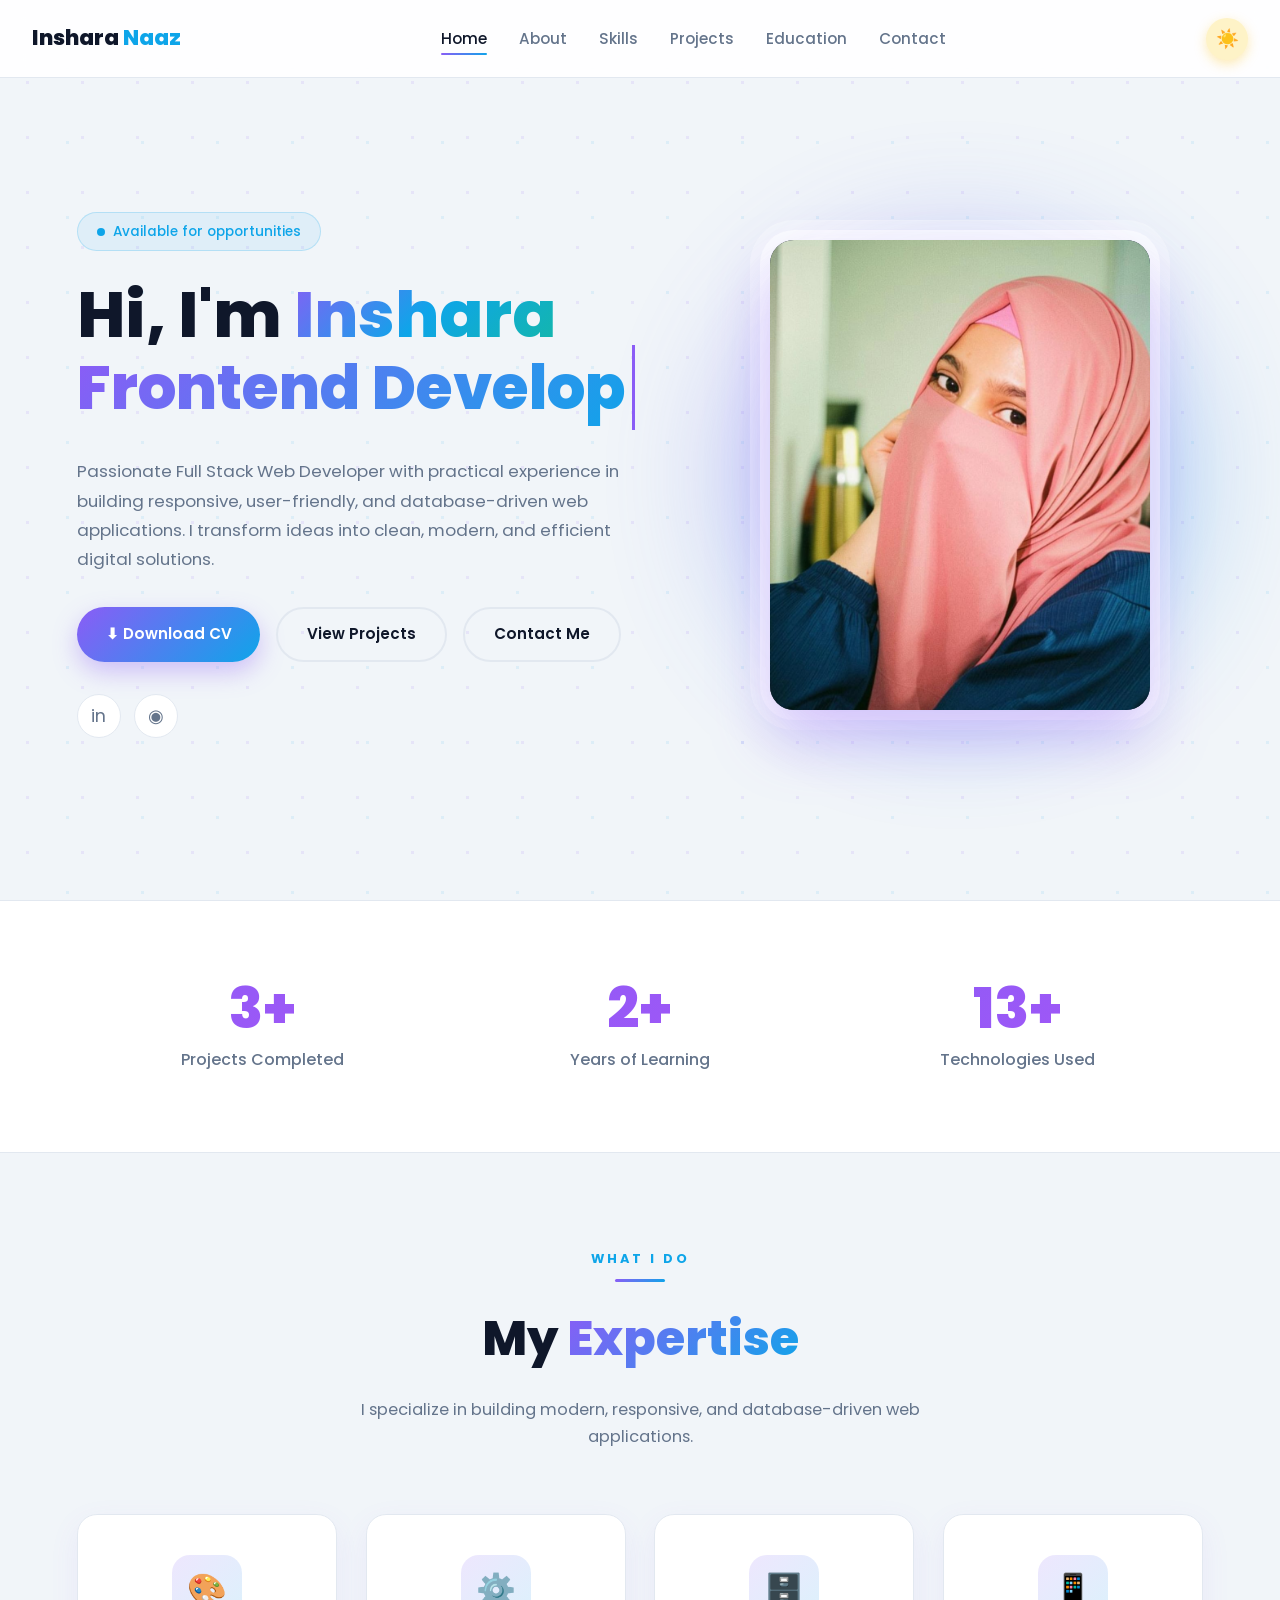
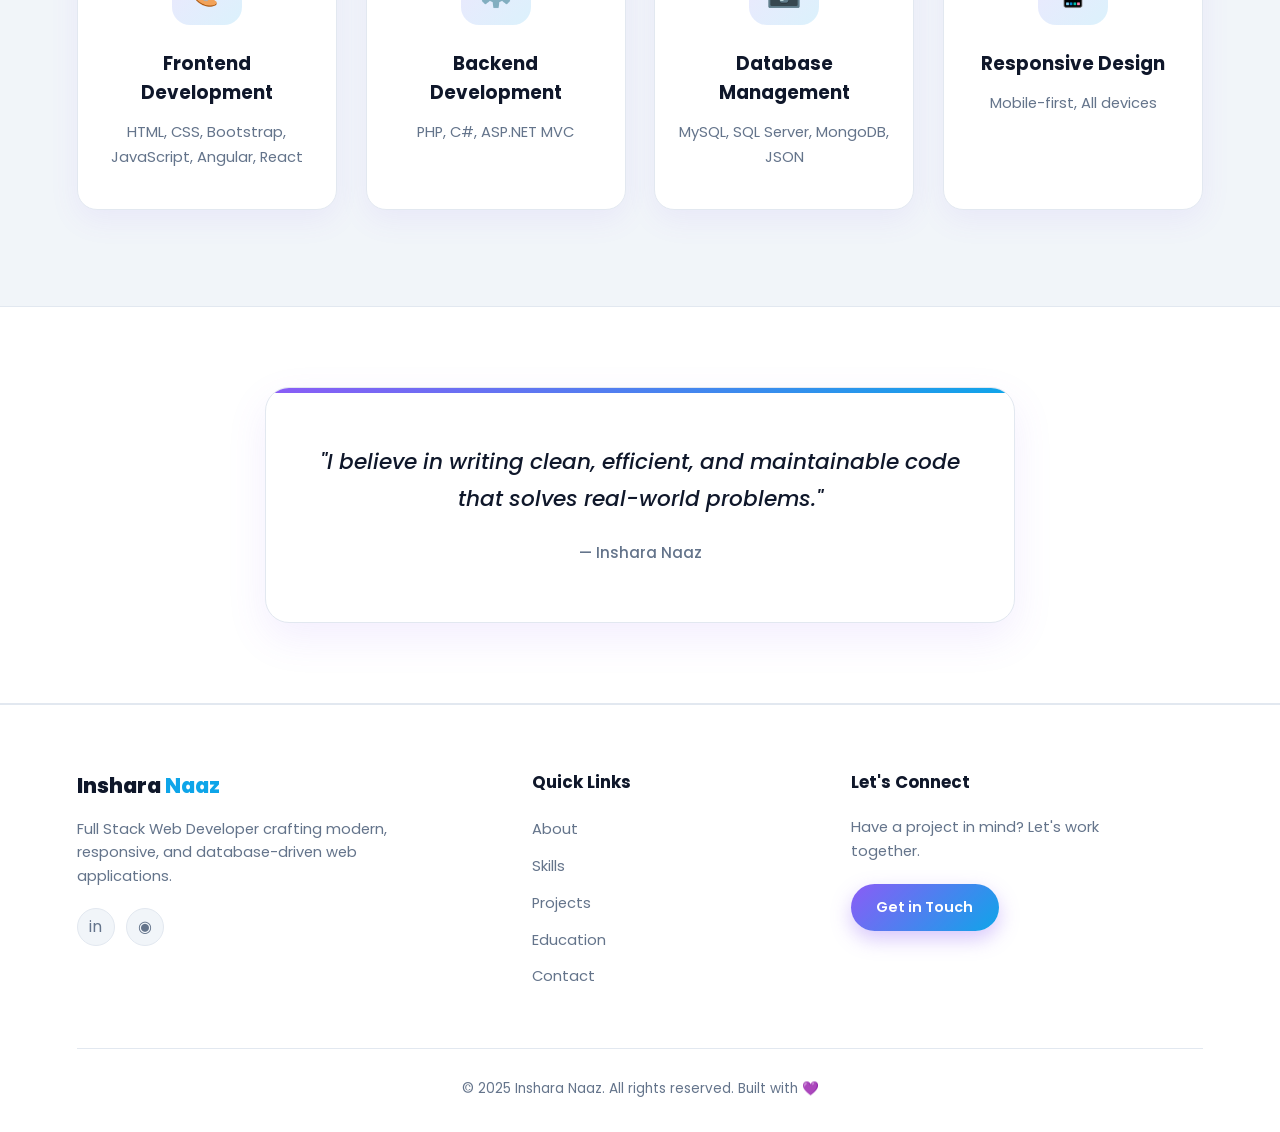
<file: index.html>
<!DOCTYPE html>
<html lang="en">

<head>
  <meta charset="UTF-8">
  <meta name="viewport" content="width=device-width, initial-scale=1.0">
  <title>Inshara Naaz | Portfolio</title>
  <link href="https://fonts.googleapis.com/css2?family=Poppins:wght@300;400;500;600;700;800&display=swap"
    rel="stylesheet">
  <link rel="stylesheet" href="style.css">
</head>

<body>

  <!-- ===== NAVBAR ===== -->
  <nav>
    <div class="logo">Inshara <span>Naaz</span></div>
    <ul class="nav-links" id="navLinks">
      <li><a href="index.html" class="active">Home</a></li>
      <li><a href="about.html">About</a></li>
      <li><a href="skills.html">Skills</a></li>
      <li><a href="projects.html">Projects</a></li>
      <li><a href="education.html">Education</a></li>
      <li><a href="contact.html">Contact</a></li>
    </ul>
    <button class="nav-toggle" id="navToggle" aria-label="Menu">
      <span></span>
      <span></span>
      <span></span>
    </button>
    <button class="theme-toggle" id="themeToggle">☀️</button>
  </nav>
  <div class="nav-overlay" id="navOverlay"></div>

  <!-- ===== HERO ===== -->
  <header class="hero">
    <div class="hero-wrap">
      <div class="hero-left">
        <div class="badge"><span class="dot"></span> Available for opportunities</div>
        <h1>Hi, I'm <span class="name">Inshara</span></h1>
        <h2 class="role"><span class="typed" id="typed"></span></h2>
        <p class="intro">
          Passionate Full Stack Web Developer with practical experience in building responsive,
          user-friendly, and database-driven web applications. I transform ideas into clean,
          modern, and efficient digital solutions.
        </p>
        <div class="hero-btns">
          <a href="./assets/Inshara-Naaz-CV.pdf" download class="btn btn-primary">⬇ Download CV</a>
          <a href="projects.html" class="btn btn-outline">View Projects</a>
          <a href="contact.html" class="btn btn-outline">Contact Me</a>
        </div>
        <div class="hero-socials">
          <a href="#" title="LinkedIn">in</a>
          <a href="#" title="Instagram">◉</a>
        </div>
      </div>

      <div class="hero-right">
        <div class="hero-blob"></div>
        <div class="hero-img-wrap">
          <!-- YAHAN APNI IMAGE LAGAYEIN -->
          <img src="images/hero.jpeg" alt="Inshara Naaz">
          <div class="placeholder">👩‍💻</div>
        </div>
      </div>
    </div>
  </header>

  <!-- ===== STATS BAR ===== -->
  <section class="stats-bar">
    <div class="stats-inner">
      <div class="stat-item reveal">
        <div class="num" data-target="3">0+</div>
        <div class="lbl">Projects Completed</div>
      </div>
      <div class="stat-item reveal">
        <div class="num" data-target="2">0+</div>
        <div class="lbl">Years of Learning</div>
      </div>
      <div class="stat-item reveal">
        <div class="num" data-target="13">0+</div>
        <div class="lbl">Technologies Used</div>
      </div>
    </div>
  </section>

  <!-- ===== EXPERTISE ===== -->
  <section class="expertise">
    <div class="sec-head reveal">
      <div class="tag">What I Do</div>
      <div class="tag-line"></div>
      <h2>My <span>Expertise</span></h2>
      <p>I specialize in building modern, responsive, and database-driven web applications.</p>
    </div>

    <div class="exp-grid">
      <div class="exp-card reveal">
        <div class="exp-icon">🎨</div>
        <h3>Frontend Development</h3>
        <p>HTML, CSS, Bootstrap, JavaScript, Angular, React</p>
      </div>
      <div class="exp-card reveal">
        <div class="exp-icon">⚙️</div>
        <h3>Backend Development</h3>
        <p>PHP, C#, ASP.NET MVC</p>
      </div>
      <div class="exp-card reveal">
        <div class="exp-icon">🗄️</div>
        <h3>Database Management</h3>
        <p>MySQL, SQL Server, MongoDB, JSON</p>
      </div>
      <div class="exp-card reveal">
        <div class="exp-icon">📱</div>
        <h3>Responsive Design</h3>
        <p>Mobile-first, All devices</p>
      </div>
    </div>
  </section>

  <!-- ===== QUOTE ===== -->
  <section class="quote-sec">
    <div class="quote-box reveal">
      <p>"I believe in writing clean, efficient, and maintainable code that solves real-world problems."</p>
      <div class="author">— Inshara Naaz</div>
    </div>
  </section>

  <!-- ===== FOOTER ===== -->
  <footer>
    <div class="footer-wrap">
      <div class="f-col">
        <div class="f-logo">Inshara <span>Naaz</span></div>
        <p>Full Stack Web Developer crafting modern, responsive, and database-driven web applications.</p>
        <div class="f-socials">
          <a href="#" title="LinkedIn">in</a>
          <a href="#" title="Instagram">◉</a>
        </div>
      </div>

      <div class="f-col">
        <h4>Quick Links</h4>
        <ul class="f-links">
          <li><a href="about.html">About</a></li>
          <li><a href="skills.html">Skills</a></li>
          <li><a href="projects.html">Projects</a></li>
          <li><a href="education.html">Education</a></li>
          <li><a href="contact.html">Contact</a></li>
        </ul>
      </div>

      <div class="f-col">
        <h4>Let's Connect</h4>
        <p class="connect-text">Have a project in mind? Let's work together.</p>
        <a href="contact.html" class="f-btn">Get in Touch</a>
      </div>
    </div>
    <div class="footer-bottom">
      © 2025 Inshara Naaz. All rights reserved. Built with 💜
    </div>
  </footer>

  <button class="scroll-top">↑</button>
  <script src="script.js"></script>
</body>

</html>
</file>
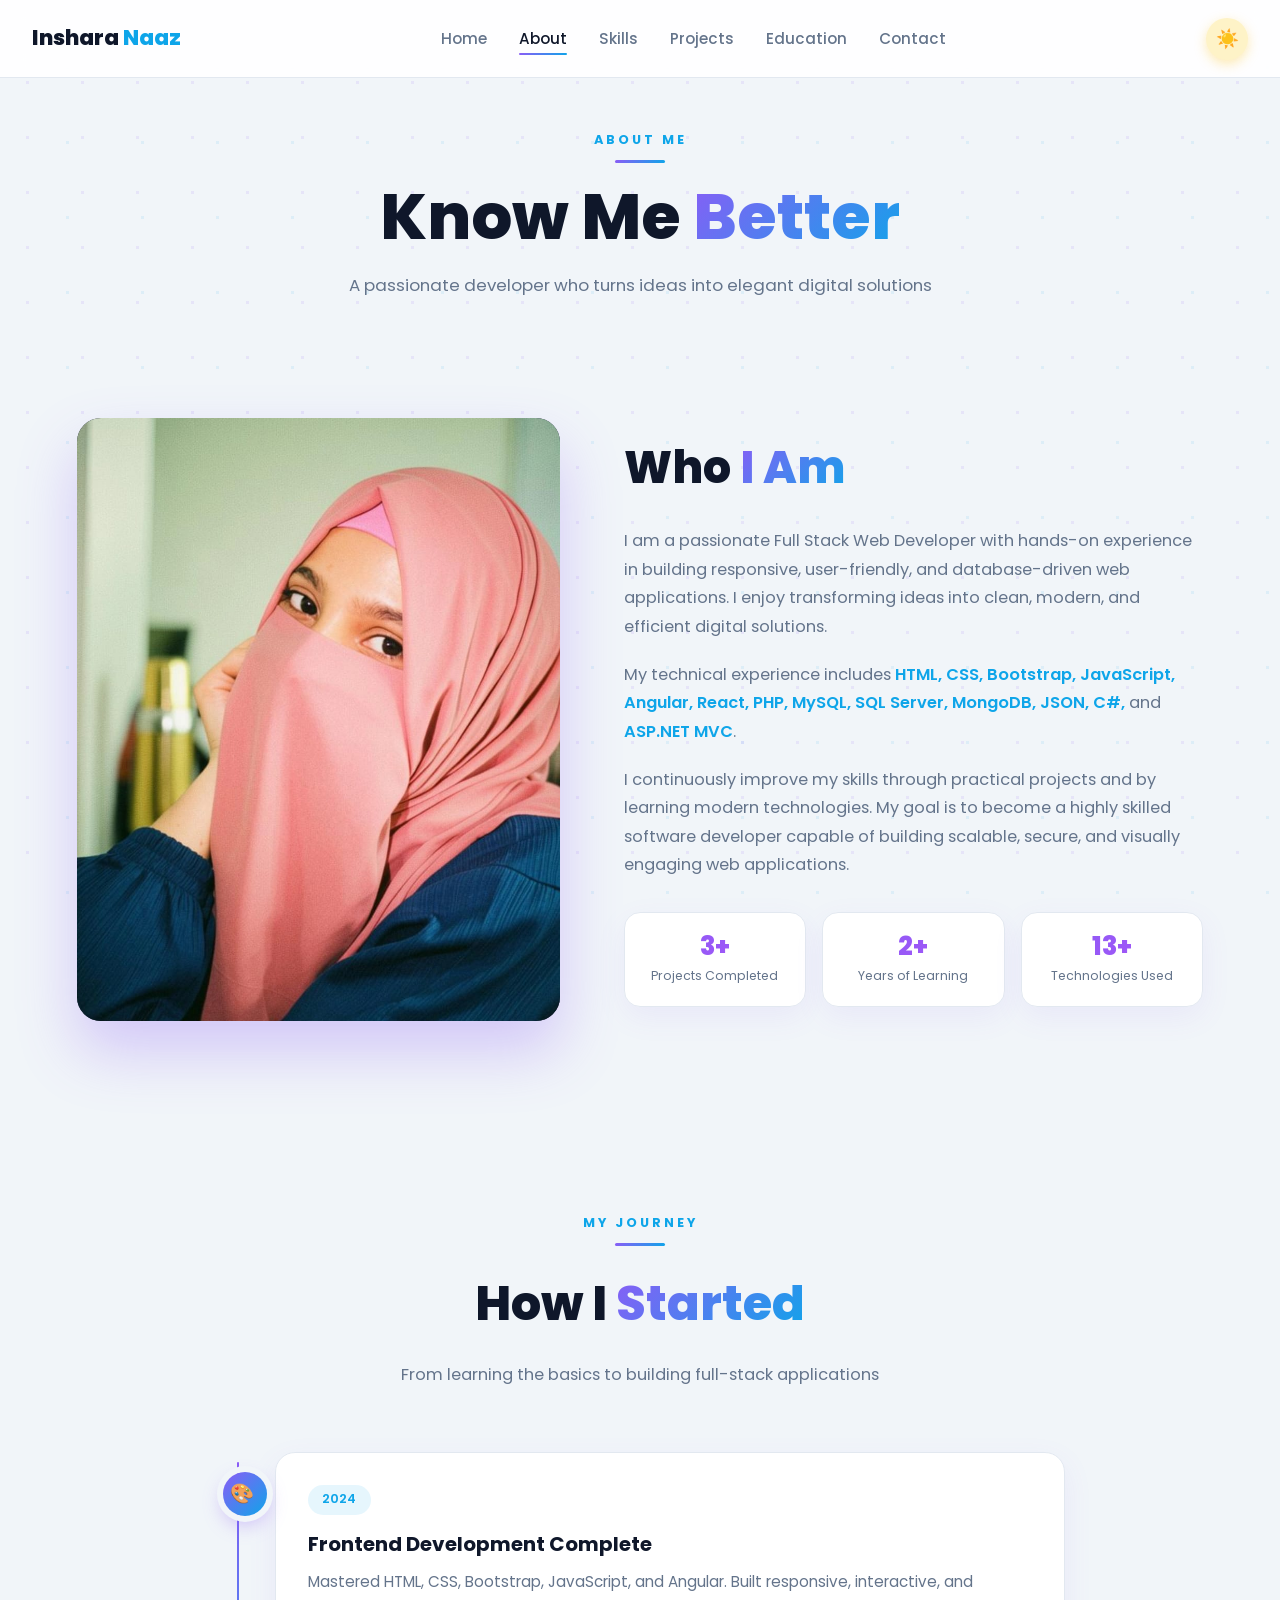
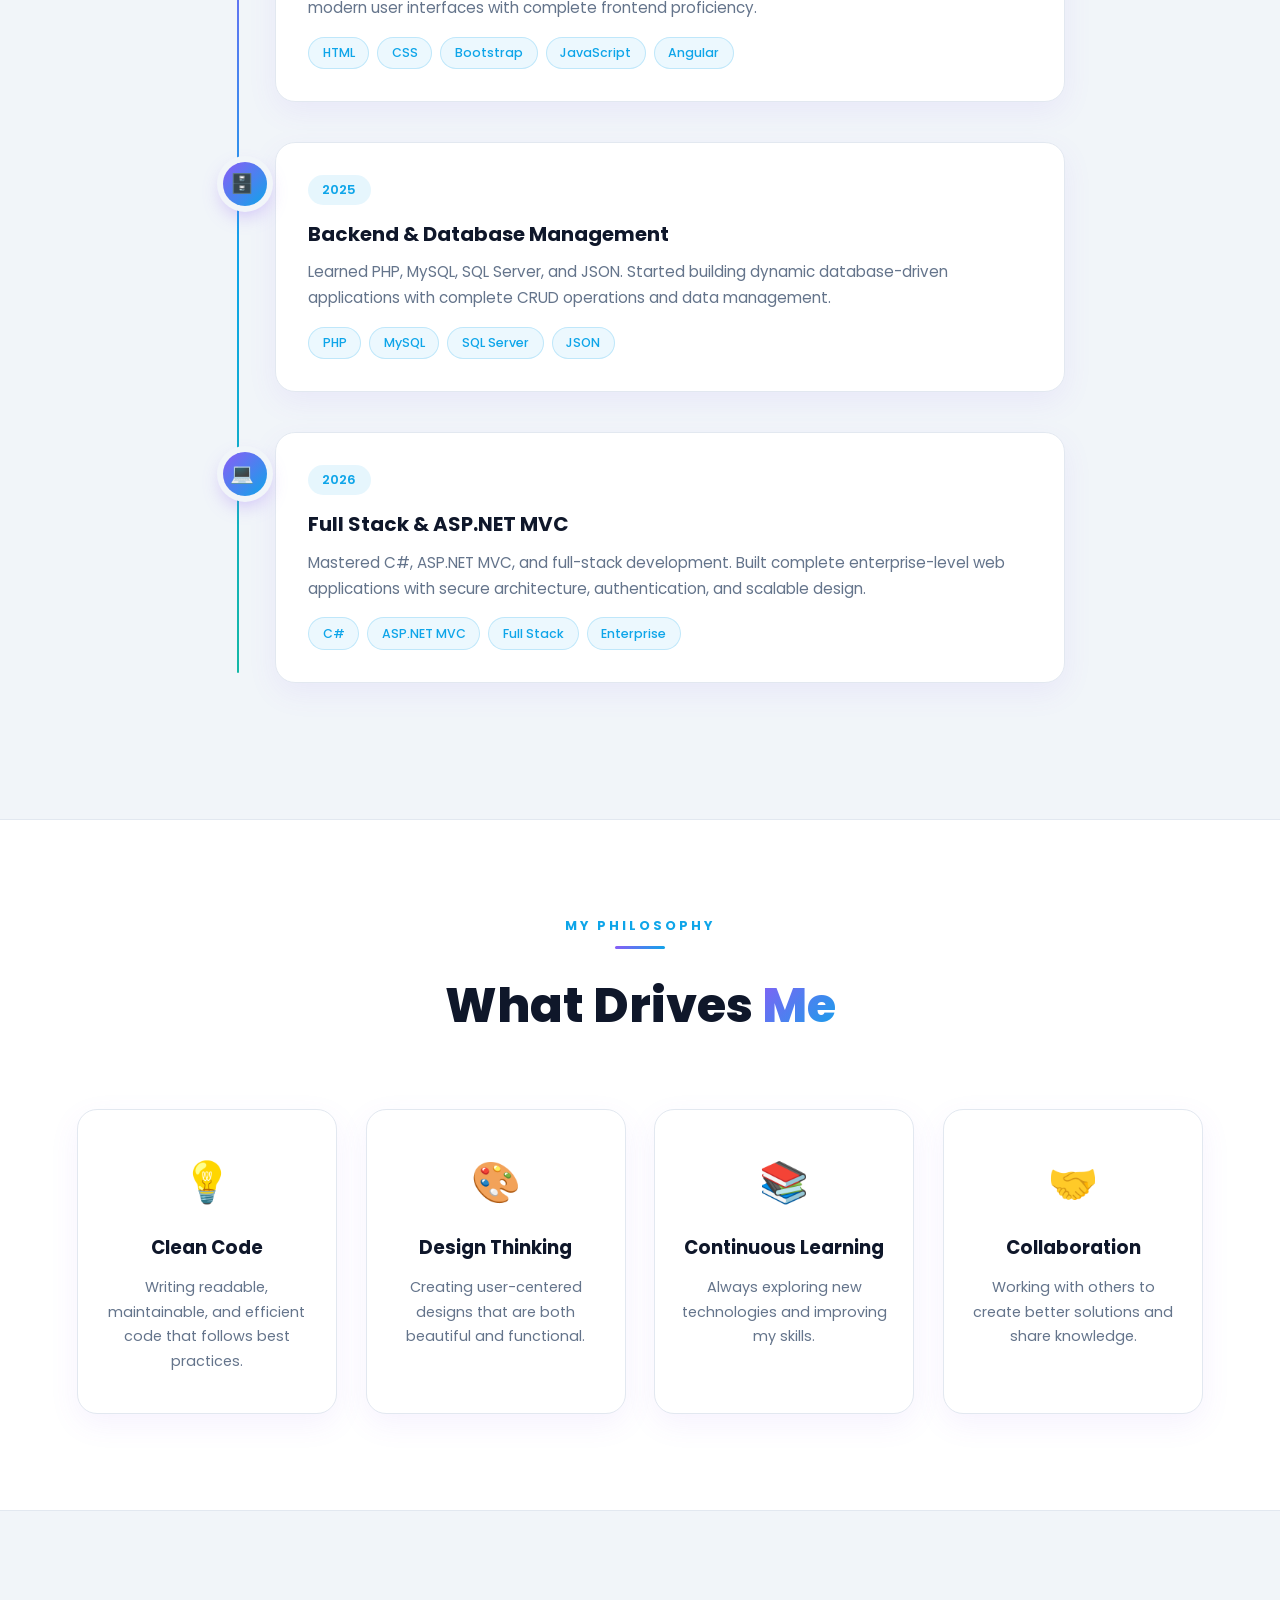
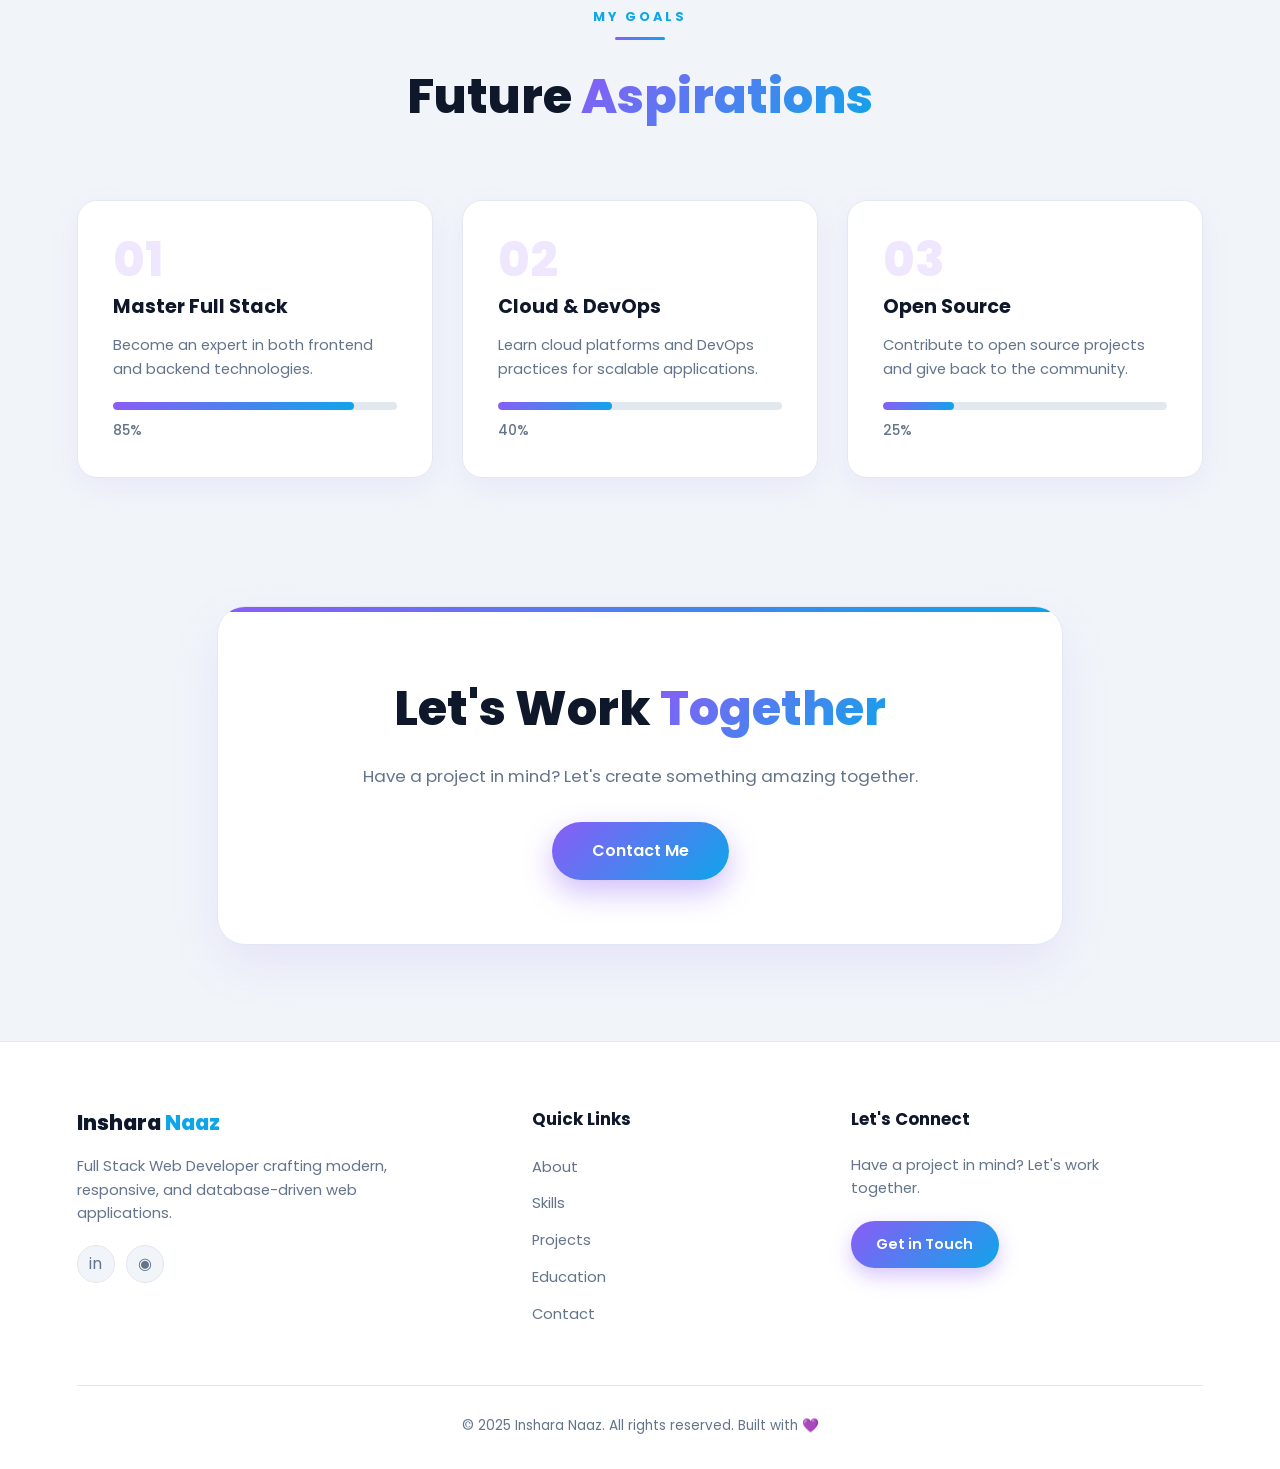
<file: about.html>
<!DOCTYPE html>
<html lang="en">
<head>
<meta charset="UTF-8">
<meta name="viewport" content="width=device-width, initial-scale=1.0">
<title>Inshara Naaz | About</title>
<link href="https://fonts.googleapis.com/css2?family=Poppins:wght@300;400;500;600;700;800&display=swap" rel="stylesheet">
<link rel="stylesheet" href="style.css">
<style>
/* ============ ABOUT PAGE SPECIFIC ============ */
.about-hero {
  padding: 140px 6% 60px;
  text-align:center;
}
.about-hero .tag {
  color: var(--primary); font-weight:700;
  font-size:.8rem; letter-spacing:3px; text-transform:uppercase;
}
.about-hero .tag-line {
  width:50px; height:3px; background: var(--grad);
  margin:.6rem auto 1.2rem; border-radius:3px;
}
.about-hero h1 {
  font-size: clamp(2.5rem,5vw,4rem); font-weight:800;
  line-height:1.1;
}
.about-hero h1 span {
  background: linear-gradient(135deg, #8b5cf6 0%, #0ea5e9 100%);
  -webkit-background-clip:text; -webkit-text-fill-color:transparent;
}
.about-hero p {
  color: var(--text-soft); max-width:620px;
  margin:1.2rem auto 0; font-size:1.05rem;
}

/* ============ WHO I AM ============ */
.who {
  padding: 4rem 6% 6rem;
  max-width:1300px; margin:0 auto;
}
.who-wrap {
  display:grid; grid-template-columns: 1fr 1.2fr;
  gap:4rem; align-items:center;
}
.who-img {
  aspect-ratio: 4/5;
  border-radius:24px; overflow:hidden;
  background: linear-gradient(135deg, #0f172a 0%, #1e1b4b 100%);
  box-shadow: 0 30px 60px rgba(139,92,246,0.3);
  position:relative;
}
.who-img img { width:100%; height:100%; object-fit:cover; }
.who-img .placeholder {
  width:100%; height:100%; display:flex; align-items:center; justify-content:center;
  font-size:6rem; color:white;
}
.who-text h2 {
  font-size: clamp(2rem,4vw,2.8rem); font-weight:800;
  margin-bottom:1.5rem;
}
.who-text h2 span {
  background: linear-gradient(135deg, #8b5cf6 0%, #0ea5e9 100%);
  -webkit-background-clip:text; -webkit-text-fill-color:transparent;
}
.who-text p {
  color: var(--text-soft); margin-bottom:1.2rem;
  font-size:1.02rem; line-height:1.75;
}
.who-text p strong { color: var(--primary); font-weight:600; }

.who-stats {
  display:grid; grid-template-columns: repeat(3,1fr);
  gap:1rem; margin-top:2rem;
}
.who-stat {
  background: var(--card); border:1px solid var(--border);
  border-radius:16px; padding:1.3rem .8rem; text-align:center;
  box-shadow: var(--shadow);
}
.who-stat .num {
  font-size:1.6rem; font-weight:800;
  background: linear-gradient(135deg, #8b5cf6 0%, #a855f7 100%);
  -webkit-background-clip:text; -webkit-text-fill-color:transparent;
  line-height:1;
}
.who-stat .lbl {
  color: var(--text-soft); font-size:.78rem; margin-top:.4rem;
}

/* ============ HOW I STARTED (Timeline) ============ */
.journey {
  padding: 6rem 6%;
  max-width:1300px; margin:0 auto;
}
.tl-wrap {
  max-width:850px; margin:0 auto;
  position:relative; padding-left:60px;
}
.tl-wrap::before {
  content:''; position:absolute; left:22px; top:10px; bottom:10px;
  width:2px; background: linear-gradient(180deg, #8b5cf6, #0ea5e9, #14b8a6);
  border-radius:2px;
}
.tl-node {
  position:relative; margin-bottom:2.5rem;
}
.tl-node::before {
  content:''; position:absolute;
  left:-52px; top:20px;
  width:44px; height:44px; border-radius:50%;
  background: linear-gradient(135deg, #8b5cf6 0%, #0ea5e9 100%);
  box-shadow: 0 0 0 6px var(--bg), 0 8px 20px rgba(139,92,246,0.4);
  display:flex; align-items:center; justify-content:center;
}
.tl-node .icon {
  position:absolute; left:-45px; top:27px;
  font-size:1.2rem; z-index:2;
}
.tl-card {
  background: var(--card); border:1px solid var(--border);
  border-radius:20px; padding:2rem;
  box-shadow: var(--shadow);
  transition: transform .4s, box-shadow .4s;
}
.tl-card:hover {
  transform: translateY(-6px);
  box-shadow: 0 25px 50px rgba(139,92,246,0.15);
}
.tl-year {
  display:inline-block;
  background: rgba(14,165,233,0.1); color: var(--primary);
  padding:.3rem .9rem; border-radius:50px;
  font-size:.8rem; font-weight:600; margin-bottom:.8rem;
}
.tl-card h3 { font-size:1.25rem; font-weight:700; margin-bottom:.6rem; }
.tl-card p { color: var(--text-soft); font-size:.95rem; margin-bottom:1rem; line-height:1.7; }
.tl-tags { display:flex; flex-wrap:wrap; gap:.5rem; }
.tl-tags span {
  font-size:.78rem; padding:.32rem .85rem; border-radius:50px;
  background: rgba(14,165,233,0.08); color: var(--primary);
  border:1px solid rgba(14,165,233,0.2); font-weight:500;
}

/* ============ WHAT DRIVES ME ============ */
.drives {
  padding: 6rem 6%;
  background: var(--bg-alt);
  border-top:1px solid var(--border);
  border-bottom:1px solid var(--border);
}
.drives-inner { max-width:1300px; margin:0 auto; }
.drives-grid {
  display:grid; grid-template-columns: repeat(auto-fit, minmax(240px,1fr));
  gap:1.8rem;
}
.drive-card {
  background: var(--card); border:1px solid var(--border);
  border-radius:20px; padding:2.5rem 1.5rem; text-align:center;
  box-shadow: var(--shadow);
  transition: transform .4s, box-shadow .4s;
}
.drive-card:hover {
  transform: translateY(-10px);
  box-shadow: 0 25px 50px rgba(139,92,246,0.18);
}
.drive-icon {
  font-size:2.5rem; margin-bottom:1.2rem; display:block;
}
.drive-card h3 { font-size:1.15rem; font-weight:700; margin-bottom:.8rem; }
.drive-card p { color: var(--text-soft); font-size:.9rem; line-height:1.7; }

/* ============ FUTURE ASPIRATIONS ============ */
.aspire {
  padding: 6rem 6%;
  max-width:1300px; margin:0 auto;
}
.aspire-grid {
  display:grid; grid-template-columns: repeat(auto-fit, minmax(280px,1fr));
  gap:1.8rem;
}
.aspire-card {
  background: var(--card); border:1px solid var(--border);
  border-radius:20px; padding:2.2rem;
  box-shadow: var(--shadow);
  position:relative;
  transition: transform .4s, box-shadow .4s;
}
.aspire-card:hover {
  transform: translateY(-8px);
  box-shadow: 0 25px 50px rgba(139,92,246,0.18);
}
.aspire-num {
  font-size:3rem; font-weight:800;
  color: rgba(139,92,246,0.15);
  line-height:1; margin-bottom:.5rem;
}
.aspire-card h3 { font-size:1.2rem; font-weight:700; margin-bottom:.7rem; }
.aspire-card p { color: var(--text-soft); font-size:.92rem; margin-bottom:1.3rem; }
.aspire-bar {
  height:8px; background: var(--border); border-radius:50px;
  overflow:hidden; margin-bottom:.6rem;
}
.aspire-bar span {
  display:block; height:100%; width:0;
  background: linear-gradient(135deg, #8b5cf6 0%, #0ea5e9 100%);
  border-radius:50px;
  transition: width 1.4s ease;
}
.aspire-pct {
  color: var(--text-soft); font-size:.85rem; font-weight:500;
}

/* ============ CTA (Let's Work Together) ============ */
.cta {
  padding: 2rem 6% 6rem;
  max-width:1000px; margin:0 auto;
}
.cta-box {
  background: var(--card); border:1px solid var(--border);
  border-radius:28px; padding: 4rem 2rem; text-align:center;
  box-shadow: 0 20px 50px rgba(139,92,246,0.1);
  position:relative; overflow:hidden;
}
.cta-box::before {
  content:''; position:absolute; top:0; left:0; width:100%; height:5px;
  background: var(--grad);
}
.cta-box h2 {
  font-size: clamp(2rem,4.5vw,3rem); font-weight:800;
  margin-bottom:1rem;
}
.cta-box h2 span {
  background: linear-gradient(135deg, #8b5cf6 0%, #0ea5e9 100%);
  -webkit-background-clip:text; -webkit-text-fill-color:transparent;
}
.cta-box p {
  color: var(--text-soft); font-size:1.05rem;
  margin-bottom:2rem;
}
.cta-btn {
  display:inline-block;
  background: linear-gradient(135deg, #8b5cf6 0%, #0ea5e9 100%);
  color:white; padding:1rem 2.5rem;
  border-radius:50px; text-decoration:none;
  font-weight:600; font-size:1rem;
  box-shadow: 0 12px 30px rgba(139,92,246,0.4);
  transition:.3s;
}
.cta-btn:hover {
  transform:translateY(-4px);
  box-shadow:0 18px 40px rgba(139,92,246,0.55);
}

/* ============================================
   RESPONSIVE — ABOUT PAGE
   ============================================ */

/* ===== LARGE DESKTOP (1440px+) ===== */
@media (min-width: 1440px) {
  .who, .journey, .aspire { max-width:1400px; }
  .drives-inner { max-width:1400px; }
}

/* ===== SMALL LAPTOP (1025px - 1439px) ===== */
@media (max-width: 1439px) {
  .about-hero { padding: 130px 5% 55px; }
}

/* ===== TABLET LANDSCAPE (769px - 1024px) ===== */
@media (max-width: 1024px) {
  .about-hero { padding: 120px 5% 50px; }
  .who { padding: 3.5rem 5% 5rem; }
  .who-wrap { gap:3rem; }
  .journey { padding: 5rem 5%; }
  .drives { padding: 5rem 5%; }
  .aspire { padding: 5rem 5%; }
}

/* ===== TABLET PORTRAIT (601px - 768px) ===== */
@media (max-width: 768px) {
  .about-hero { padding: 110px 5% 40px; }
  .about-hero p { font-size:.98rem; }

  /* Who I Am — stack */
  .who { padding: 3rem 5% 4rem; }
  .who-wrap {
    grid-template-columns: 1fr;
    gap:2.5rem;
  }
  .who-img {
    max-width:320px;
    margin:0 auto;
    border-radius:20px;
  }
  .who-text h2 { font-size:1.7rem; margin-bottom:1.2rem; }
  .who-text p { font-size:.95rem; }

  .who-stats { gap:.8rem; margin-top:1.7rem; }
  .who-stat { padding:1.1rem .6rem; border-radius:14px; }
  .who-stat .num { font-size:1.4rem; }
  .who-stat .lbl { font-size:.72rem; }

  /* Timeline */
  .journey { padding: 4rem 5%; }
  .tl-wrap { padding-left:50px; }
  .tl-wrap::before { left:18px; }
  .tl-node { margin-bottom:2rem; }
  .tl-node::before {
    left:-44px; top:18px;
    width:38px; height:38px;
    box-shadow: 0 0 0 5px var(--bg), 0 6px 15px rgba(139,92,246,0.35);
  }
  .tl-node .icon { left:-38px; top:24px; font-size:1rem; }
  .tl-card { padding:1.5rem 1.4rem; border-radius:16px; }
  .tl-card h3 { font-size:1.15rem; }
  .tl-card p { font-size:.9rem; }

  /* Drives */
  .drives { padding: 4rem 5%; }
  .drives-grid {
    grid-template-columns: repeat(2, 1fr);
    gap:1.2rem;
  }
  .drive-card { padding:2rem 1.2rem; border-radius:16px; }
  .drive-icon { font-size:2.2rem; margin-bottom:1rem; }
  .drive-card h3 { font-size:1.05rem; }
  .drive-card p { font-size:.85rem; }

  /* Aspire */
  .aspire { padding: 4rem 5%; }
  .aspire-grid {
    grid-template-columns: 1fr;
    gap:1.2rem;
  }
  .aspire-card { padding:1.8rem; border-radius:16px; }
  .aspire-num { font-size:2.5rem; }
  .aspire-card h3 { font-size:1.1rem; }
  .aspire-card p { font-size:.88rem; }

  .cta { padding: 1rem 5% 4rem; }
  .cta-box { padding:3rem 1.5rem; border-radius:22px; }
}

/* ===== MOBILE LANDSCAPE (481px - 600px) ===== */
@media (max-width: 600px) {
  .about-hero { padding: 100px 5% 35px; }
  .about-hero h1 { font-size: clamp(1.9rem, 7vw, 2.3rem); }
  .about-hero p { font-size:.92rem; }

  .who { padding: 2.5rem 5% 3rem; }
  .who-img { max-width:280px; border-radius:18px; }
  .who-text h2 { font-size:1.5rem; margin-bottom:1rem; }
  .who-text p { font-size:.9rem; margin-bottom:1rem; }

  .who-stats { gap:.6rem; margin-top:1.5rem; }
  .who-stat { padding:1rem .5rem; border-radius:12px; }
  .who-stat .num { font-size:1.25rem; }
  .who-stat .lbl { font-size:.68rem; }

  .journey { padding: 3rem 5%; }
  .tl-wrap { padding-left:45px; }
  .tl-wrap::before { left:16px; }
  .tl-node { margin-bottom:1.7rem; }
  .tl-node::before {
    left:-40px; top:16px;
    width:34px; height:34px;
  }
  .tl-node .icon { left:-34px; top:22px; font-size:.9rem; }
  .tl-card { padding:1.3rem 1.2rem; }
  .tl-year { font-size:.72rem; padding:.25rem .75rem; }
  .tl-card h3 { font-size:1.05rem; }
  .tl-card p { font-size:.85rem; margin-bottom:.8rem; }
  .tl-tags span { font-size:.7rem; padding:.28rem .7rem; }

  .drives { padding: 3rem 5%; }
  .drives-grid { gap:1rem; }
  .drive-card { padding:1.7rem 1rem; }
  .drive-icon { font-size:2rem; margin-bottom:.9rem; }
  .drive-card h3 { font-size:1rem; }
  .drive-card p { font-size:.82rem; }

  .aspire { padding: 3rem 5%; }
  .aspire-card { padding:1.6rem; }
  .aspire-num { font-size:2.2rem; margin-bottom:.4rem; }
  .aspire-card h3 { font-size:1.05rem; }
  .aspire-card p { font-size:.85rem; margin-bottom:1rem; }

  .cta-box h2 { font-size:1.6rem; }
  .cta-box p { font-size:.95rem; }
  .cta-btn { padding:.9rem 2rem; font-size:.92rem; }
}

/* ===== MOBILE (320px - 480px) ===== */
@media (max-width: 480px) {
  .about-hero { padding: 95px 5% 30px; }
  .about-hero .tag { font-size:.72rem; letter-spacing:2px; }
  .about-hero h1 { font-size:1.7rem; }
  .about-hero p { font-size:.88rem; margin-top:1rem; }

  .who { padding: 2rem 5% 2.5rem; }
  .who-img { max-width:240px; border-radius:16px; }
  .who-text h2 { font-size:1.35rem; }
  .who-text p { font-size:.85rem; line-height:1.65; }

  /* Stats — stack to 1 column */
  .who-stats {
    grid-template-columns: 1fr;
    gap:.7rem;
    margin-top:1.3rem;
  }
  .who-stat {
    padding:1rem .8rem;
    border-radius:12px;
    display:flex;
    align-items:center;
    justify-content:space-between;
    text-align:left;
  }
  .who-stat .num { font-size:1.5rem; }
  .who-stat .lbl { font-size:.78rem; margin-top:0; }

  .journey { padding: 2.5rem 5%; }
  .tl-wrap { padding-left:38px; }
  .tl-wrap::before { left:13px; }
  .tl-node { margin-bottom:1.5rem; }
  .tl-node::before {
    left:-34px; top:14px;
    width:30px; height:30px;
    box-shadow: 0 0 0 4px var(--bg), 0 5px 12px rgba(139,92,246,0.35);
  }
  .tl-node .icon { left:-29px; top:19px; font-size:.82rem; }
  .tl-card { padding:1.1rem 1rem; border-radius:14px; }
  .tl-year { font-size:.68rem; padding:.22rem .65rem; margin-bottom:.6rem; }
  .tl-card h3 { font-size:.98rem; margin-bottom:.5rem; }
  .tl-card p { font-size:.8rem; line-height:1.55; }
  .tl-tags { gap:.35rem; }
  .tl-tags span { font-size:.65rem; padding:.25rem .6rem; }

  .drives { padding: 2.5rem 5%; }
  .drives-grid {
    grid-template-columns: 1fr;
    gap:.9rem;
  }
  .drive-card { padding:1.5rem 1.1rem; border-radius:14px; }
  .drive-icon { font-size:1.8rem; margin-bottom:.8rem; }
  .drive-card h3 { font-size:.95rem; margin-bottom:.5rem; }
  .drive-card p { font-size:.8rem; line-height:1.55; }

  .aspire { padding: 2.5rem 5%; }
  .aspire-grid { gap:1rem; }
  .aspire-card { padding:1.4rem; border-radius:14px; }
  .aspire-num { font-size:2rem; }
  .aspire-card h3 { font-size:1rem; }
  .aspire-card p { font-size:.82rem; margin-bottom:.9rem; }
  .aspire-bar { height:7px; }
  .aspire-pct { font-size:.78rem; }

  .cta { padding: 1rem 5% 3rem; }
  .cta-box { padding:2.5rem 1.3rem; border-radius:20px; }
  .cta-box h2 { font-size:1.4rem; }
  .cta-box p { font-size:.88rem; margin-bottom:1.5rem; }
  .cta-btn { padding:.85rem 1.8rem; font-size:.88rem; }
}

/* ===== VERY SMALL (up to 360px) ===== */
@media (max-width: 360px) {
  .about-hero h1 { font-size:1.5rem; }
  .about-hero p { font-size:.82rem; }

  .who-img { max-width:210px; }
  .who-text h2 { font-size:1.2rem; }
  .who-text p { font-size:.8rem; }

  .who-stat { padding:.9rem .7rem; }
  .who-stat .num { font-size:1.3rem; }
  .who-stat .lbl { font-size:.72rem; }

  .tl-wrap { padding-left:34px; }
  .tl-wrap::before { left:11px; }
  .tl-node::before { left:-30px; top:13px; width:26px; height:26px; }
  .tl-node .icon { left:-25px; top:17px; font-size:.75rem; }
  .tl-card { padding:1rem .9rem; }
  .tl-card h3 { font-size:.9rem; }
  .tl-card p { font-size:.75rem; }

  .drive-card { padding:1.3rem 1rem; }
  .drive-icon { font-size:1.6rem; }
  .drive-card h3 { font-size:.88rem; }
  .drive-card p { font-size:.75rem; }

  .aspire-card { padding:1.2rem; }
  .aspire-num { font-size:1.8rem; }
  .aspire-card h3 { font-size:.92rem; }
  .aspire-card p { font-size:.78rem; }

  .cta-box h2 { font-size:1.25rem; }
  .cta-btn { padding:.8rem 1.5rem; font-size:.85rem; }
}

/* ===== TOUCH DEVICES ===== */
@media (hover: none) and (pointer: coarse) {
  .tl-card:hover,
  .drive-card:hover,
  .aspire-card:hover {
    transform:none;
  }
  .cta-btn:hover {
    transform:none;
  }
}
</style>
</head>
<body>

<!-- ===== NAVBAR ===== -->
<nav>
  <div class="logo">Inshara <span>Naaz</span></div>
  <ul class="nav-links" id="navLinks">
    <li><a href="index.html">Home</a></li>
    <li><a href="about.html" class="active">About</a></li>
    <li><a href="skills.html">Skills</a></li>
    <li><a href="projects.html">Projects</a></li>
    <li><a href="education.html">Education</a></li>
    <li><a href="contact.html">Contact</a></li>
  </ul>
  <button class="nav-toggle" id="navToggle" aria-label="Menu">
    <span></span>
    <span></span>
    <span></span>
  </button>
  <button class="theme-toggle" id="themeToggle">☀️</button>
</nav>
<div class="nav-overlay" id="navOverlay"></div>

<!-- ===== ABOUT HERO ===== -->
<header class="about-hero">
  <div class="tag reveal">About Me</div>
  <div class="tag-line reveal"></div>
  <h1 class="reveal">Know Me <span>Better</span></h1>
  <p class="reveal">A passionate developer who turns ideas into elegant digital solutions</p>
</header>

<!-- ===== WHO I AM ===== -->
<section class="who">
  <div class="who-wrap">
    <div class="who-img reveal">
      <img src="images/hero.jpeg" alt="Inshara Naaz">
      <div class="placeholder">👩‍💻</div>
    </div>
    <div class="who-text">
      <h2 class="reveal">Who <span>I Am</span></h2>
      <p class="reveal">
        I am a passionate Full Stack Web Developer with hands-on experience in building
        responsive, user-friendly, and database-driven web applications. I enjoy transforming
        ideas into clean, modern, and efficient digital solutions.
      </p>
      <p class="reveal">
        My technical experience includes <strong>HTML, CSS, Bootstrap, JavaScript, Angular,
        React, PHP, MySQL, SQL Server, MongoDB, JSON, C#,</strong> and <strong>ASP.NET MVC</strong>.
      </p>
      <p class="reveal">
        I continuously improve my skills through practical projects and by learning modern
        technologies. My goal is to become a highly skilled software developer capable of
        building scalable, secure, and visually engaging web applications.
      </p>

      <div class="who-stats">
        <div class="who-stat reveal">
          <div class="num" data-target="3">0+</div>
          <div class="lbl">Projects Completed</div>
        </div>
        <div class="who-stat reveal">
          <div class="num" data-target="2">0+</div>
          <div class="lbl">Years of Learning</div>
        </div>
        <div class="who-stat reveal">
          <div class="num" data-target="13">0+</div>
          <div class="lbl">Technologies Used</div>
        </div>
      </div>
    </div>
  </div>
</section>

<!-- ===== HOW I STARTED ===== -->
<section class="journey">
  <div class="sec-head reveal">
    <div class="tag">My Journey</div>
    <div class="tag-line"></div>
    <h2>How I <span>Started</span></h2>
    <p>From learning the basics to building full-stack applications</p>
  </div>

  <div class="tl-wrap">
    <div class="tl-node reveal">
      <div class="icon">🎨</div>
      <div class="tl-card">
        <div class="tl-year">2024</div>
        <h3>Frontend Development Complete</h3>
        <p>Mastered HTML, CSS, Bootstrap, JavaScript, and Angular. Built responsive, interactive, and modern user interfaces with complete frontend proficiency.</p>
        <div class="tl-tags">
          <span>HTML</span><span>CSS</span><span>Bootstrap</span><span>JavaScript</span><span>Angular</span>
        </div>
      </div>
    </div>

    <div class="tl-node reveal">
      <div class="icon">🗄️</div>
      <div class="tl-card">
        <div class="tl-year">2025</div>
        <h3>Backend &amp; Database Management</h3>
        <p>Learned PHP, MySQL, SQL Server, and JSON. Started building dynamic database-driven applications with complete CRUD operations and data management.</p>
        <div class="tl-tags">
          <span>PHP</span><span>MySQL</span><span>SQL Server</span><span>JSON</span>
        </div>
      </div>
    </div>

    <div class="tl-node reveal">
      <div class="icon">💻</div>
      <div class="tl-card">
        <div class="tl-year">2026</div>
        <h3>Full Stack &amp; ASP.NET MVC</h3>
        <p>Mastered C#, ASP.NET MVC, and full-stack development. Built complete enterprise-level web applications with secure architecture, authentication, and scalable design.</p>
        <div class="tl-tags">
          <span>C#</span><span>ASP.NET MVC</span><span>Full Stack</span><span>Enterprise</span>
        </div>
      </div>
    </div>
  </div>
</section>

<!-- ===== WHAT DRIVES ME ===== -->
<section class="drives">
  <div class="drives-inner">
    <div class="sec-head reveal">
      <div class="tag">My Philosophy</div>
      <div class="tag-line"></div>
      <h2>What Drives <span>Me</span></h2>
    </div>

    <div class="drives-grid">
      <div class="drive-card reveal">
        <span class="drive-icon">💡</span>
        <h3>Clean Code</h3>
        <p>Writing readable, maintainable, and efficient code that follows best practices.</p>
      </div>
      <div class="drive-card reveal">
        <span class="drive-icon">🎨</span>
        <h3>Design Thinking</h3>
        <p>Creating user-centered designs that are both beautiful and functional.</p>
      </div>
      <div class="drive-card reveal">
        <span class="drive-icon">📚</span>
        <h3>Continuous Learning</h3>
        <p>Always exploring new technologies and improving my skills.</p>
      </div>
      <div class="drive-card reveal">
        <span class="drive-icon">🤝</span>
        <h3>Collaboration</h3>
        <p>Working with others to create better solutions and share knowledge.</p>
      </div>
    </div>
  </div>
</section>

<!-- ===== FUTURE ASPIRATIONS ===== -->
<section class="aspire">
  <div class="sec-head reveal">
    <div class="tag">My Goals</div>
    <div class="tag-line"></div>
    <h2>Future <span>Aspirations</span></h2>
  </div>

  <div class="aspire-grid">
    <div class="aspire-card reveal">
      <div class="aspire-num">01</div>
      <h3>Master Full Stack</h3>
      <p>Become an expert in both frontend and backend technologies.</p>
      <div class="aspire-bar"><span data-width="85%"></span></div>
      <div class="aspire-pct">85%</div>
    </div>

    <div class="aspire-card reveal">
      <div class="aspire-num">02</div>
      <h3>Cloud &amp; DevOps</h3>
      <p>Learn cloud platforms and DevOps practices for scalable applications.</p>
      <div class="aspire-bar"><span data-width="40%"></span></div>
      <div class="aspire-pct">40%</div>
    </div>

    <div class="aspire-card reveal">
      <div class="aspire-num">03</div>
      <h3>Open Source</h3>
      <p>Contribute to open source projects and give back to the community.</p>
      <div class="aspire-bar"><span data-width="25%"></span></div>
      <div class="aspire-pct">25%</div>
    </div>
  </div>
</section>

<!-- ===== CTA ===== -->
<section class="cta">
  <div class="cta-box reveal">
    <h2>Let's Work <span>Together</span></h2>
    <p>Have a project in mind? Let's create something amazing together.</p>
    <a href="contact.html" class="cta-btn">Contact Me</a>
  </div>
</section>

<!-- ===== FOOTER ===== -->
<footer>
  <div class="footer-wrap">
    <div class="f-col">
      <div class="f-logo">Inshara <span>Naaz</span></div>
      <p>Full Stack Web Developer crafting modern, responsive, and database-driven web applications.</p>
      <div class="f-socials">
        <a href="https://linkedin.com/in/inshara-naaz" target="_blank" title="LinkedIn">in</a>
        <a href="#" title="Instagram">◉</a>
      </div>
    </div>
    <div class="f-col">
      <h4>Quick Links</h4>
      <ul class="f-links">
        <li><a href="about.html">About</a></li>
        <li><a href="skills.html">Skills</a></li>
        <li><a href="projects.html">Projects</a></li>
        <li><a href="education.html">Education</a></li>
        <li><a href="contact.html">Contact</a></li>
      </ul>
    </div>
    <div class="f-col">
      <h4>Let's Connect</h4>
      <p class="connect-text">Have a project in mind? Let's work together.</p>
      <a href="contact.html" class="f-btn">Get in Touch</a>
    </div>
  </div>
  <div class="footer-bottom">
    © 2025 Inshara Naaz. All rights reserved. Built with 💜
  </div>
</footer>

<button class="scroll-top">↑</button>

<script src="script.js"></script>
<script>
  /* Aspire progress bars */
  const aspireBars = document.querySelectorAll('.aspire-bar span');
  const aspireObs = new IntersectionObserver((entries) => {
    entries.forEach(e => {
      if (e.isIntersecting) {
        e.target.style.width = e.target.dataset.width;
        aspireObs.unobserve(e.target);
      }
    });
  }, { threshold: 0.5 });
  aspireBars.forEach(b => aspireObs.observe(b));
</script>
</body>
</html>
</file>
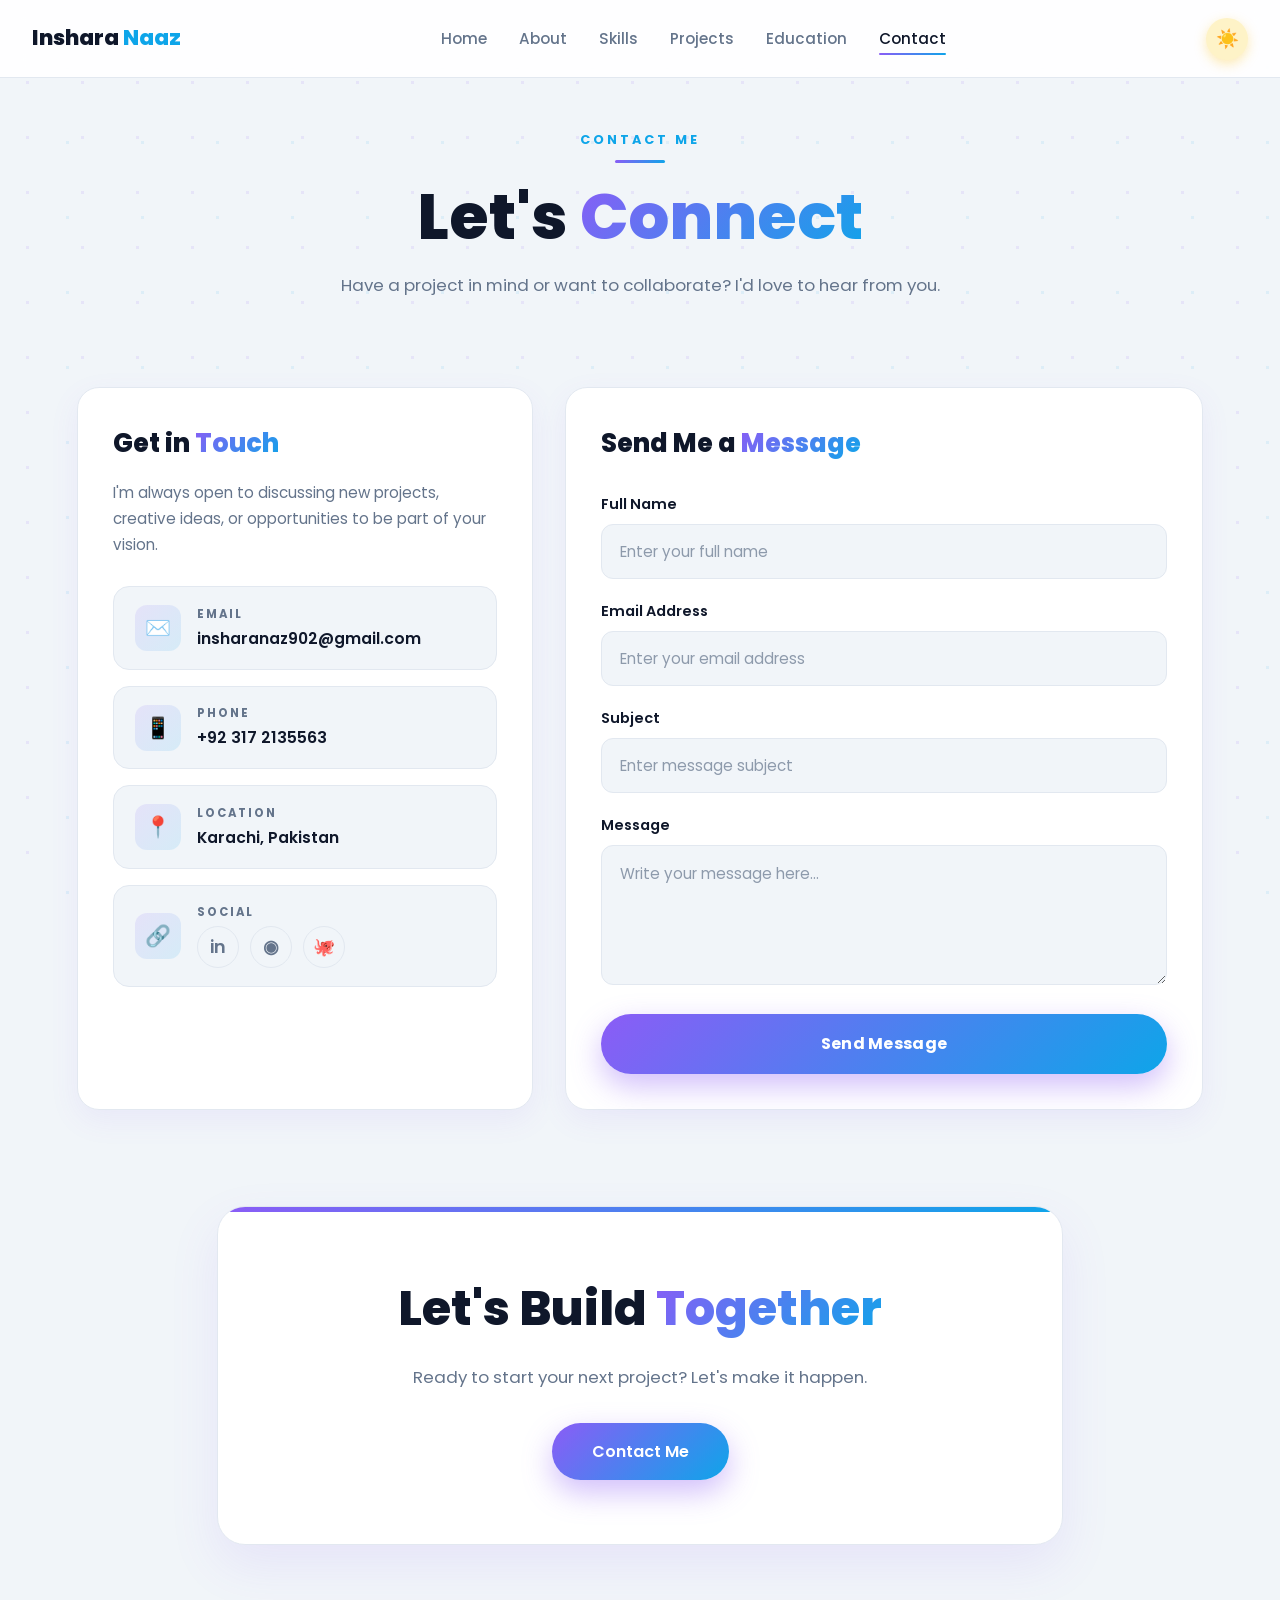
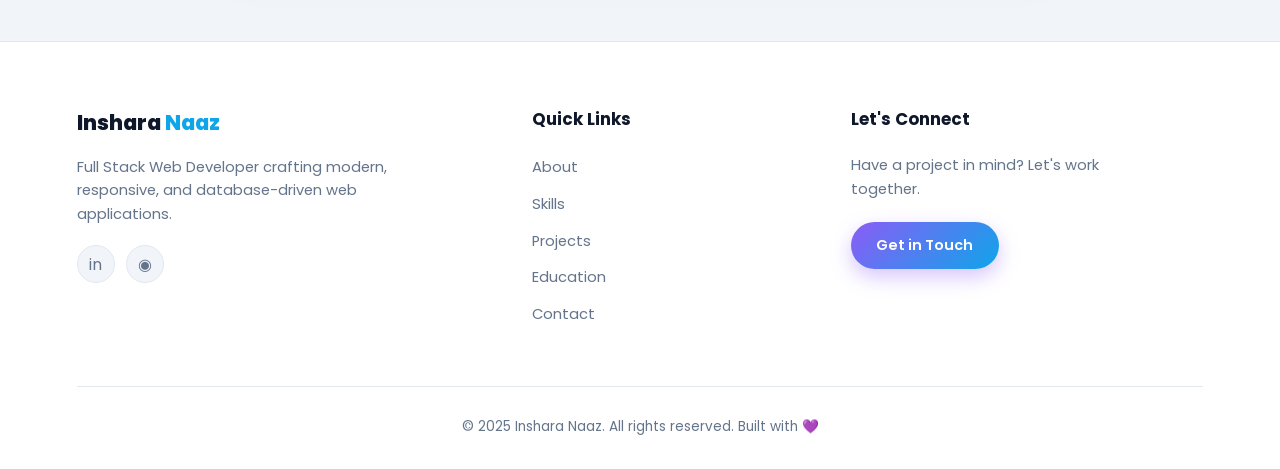
<file: contact.html>
<!DOCTYPE html>
<html lang="en">
<head>
<meta charset="UTF-8">
<meta name="viewport" content="width=device-width, initial-scale=1.0">
<title>Inshara Naaz | Contact</title>
<link href="https://fonts.googleapis.com/css2?family=Poppins:wght@300;400;500;600;700;800&display=swap" rel="stylesheet">
<link rel="stylesheet" href="style.css">
<style>
/* ============ CONTACT PAGE ============ */
.contact-hero {
  padding: 140px 6% 40px;
  text-align:center;
}
.contact-hero .tag {
  color: var(--primary); font-weight:700;
  font-size:.8rem; letter-spacing:3px; text-transform:uppercase;
}
.contact-hero .tag-line {
  width:50px; height:3px; background: var(--grad);
  margin:.6rem auto 1.2rem; border-radius:3px;
}
.contact-hero h1 {
  font-size: clamp(2.5rem,5vw,4rem); font-weight:800; line-height:1.1;
}
.contact-hero h1 span {
  background: linear-gradient(135deg, #8b5cf6 0%, #0ea5e9 100%);
  -webkit-background-clip:text; -webkit-text-fill-color:transparent;
}
.contact-hero p {
  color: var(--text-soft); max-width:650px;
  margin:1.2rem auto 0; font-size:1.05rem;
}

/* ============ CONTACT GRID ============ */
.contact-main {
  padding: 3rem 6% 6rem;
  max-width:1300px; margin:0 auto;
}
.contact-grid {
  display:grid;
  grid-template-columns: 1fr 1.4fr;
  gap:2rem;
}

/* ===== LEFT: Get in Touch card ===== */
.touch-card {
  background: var(--card); border:1px solid var(--border);
  border-radius:22px; padding:2.2rem;
  box-shadow: var(--shadow);
}
.touch-card h2 {
  font-size:1.6rem; font-weight:800;
  margin-bottom:1rem; color:var(--text);
}
.touch-card h2 span {
  background: linear-gradient(135deg, #8b5cf6 0%, #0ea5e9 100%);
  -webkit-background-clip:text; -webkit-text-fill-color:transparent;
}
.touch-card .desc {
  color: var(--text-soft); font-size:.95rem;
  line-height:1.7; margin-bottom:1.8rem;
}

.info-box {
  display:flex; align-items:center; gap:1rem;
  background: var(--bg); border:1px solid var(--border);
  border-radius:16px; padding:1.1rem 1.3rem;
  margin-bottom:1rem;
  transition:.3s;
}
.info-box:hover {
  transform: translateX(5px);
  border-color: rgba(139,92,246,0.3);
}
.info-ic {
  width:46px; height:46px; border-radius:12px;
  display:flex; align-items:center; justify-content:center;
  font-size:1.3rem;
  background: linear-gradient(135deg, rgba(139,92,246,0.12) 0%, rgba(14,165,233,0.12) 100%);
  flex-shrink:0;
}
.info-text .lbl {
  font-size:.72rem; font-weight:700;
  letter-spacing:2px; text-transform:uppercase;
  color: var(--text-soft);
  margin-bottom:.15rem;
}
.info-text a, .info-text .val {
  color: var(--text); font-weight:600;
  font-size:.98rem; text-decoration:none;
  word-break:break-all;
}
.info-text a:hover { color: var(--primary); }

.socials-row {
  display:flex; gap:.7rem; margin-top:.3rem; flex-wrap:wrap;
}
.socials-row a {
  width:42px; height:42px; border-radius:50%;
  background: var(--bg); border:1px solid var(--border);
  display:flex; align-items:center; justify-content:center;
  font-size:1.1rem; color:var(--text-soft);
  text-decoration:none; transition:.3s;
}
.socials-row a:hover {
  background: var(--grad); color:white; border-color:transparent;
  transform: translateY(-4px);
  box-shadow: 0 10px 25px rgba(139,92,246,0.35);
}

/* ===== RIGHT: Send Message form ===== */
.form-card {
  background: var(--card); border:1px solid var(--border);
  border-radius:22px; padding:2.2rem;
  box-shadow: var(--shadow);
}
.form-card h2 {
  font-size:1.6rem; font-weight:800;
  margin-bottom:1.8rem; color:var(--text);
}
.form-card h2 span {
  background: linear-gradient(135deg, #8b5cf6 0%, #0ea5e9 100%);
  -webkit-background-clip:text; -webkit-text-fill-color:transparent;
}

.form-group { margin-bottom:1.3rem; }
.form-group label {
  display:block; font-size:.9rem; font-weight:600;
  color:var(--text); margin-bottom:.5rem;
}
.form-group input,
.form-group textarea {
  width:100%; font-family:inherit;
  padding: .95rem 1.1rem;
  background: var(--bg);
  border:1px solid var(--border);
  border-radius:12px;
  color: var(--text); font-size:.95rem;
  outline:none; transition:.3s;
  resize: vertical;
}
.form-group input::placeholder,
.form-group textarea::placeholder {
  color: var(--text-soft); opacity:.7;
}
.form-group input:focus,
.form-group textarea:focus {
  border-color: var(--purple);
  box-shadow: 0 0 0 4px rgba(139,92,246,0.12);
  background: var(--card);
}
.form-group input.error,
.form-group textarea.error {
  border-color: #ef4444;
}
.error-msg {
  color: #ef4444; font-size:.8rem;
  margin-top:.4rem; display:none;
}
.error-msg.show { display:block; }

.form-group textarea {
  min-height: 140px;
  resize: vertical;
}

.submit-btn {
  width:100%;
  padding:1.1rem;
  border:none; border-radius:50px;
  font-family:inherit;
  font-size:1rem; font-weight:700; letter-spacing:.3px;
  color:white; cursor:pointer;
  background: linear-gradient(135deg, #8b5cf6 0%, #0ea5e9 100%);
  box-shadow: 0 12px 30px rgba(139,92,246,0.4);
  transition:.3s;
  min-height:48px;
}
.submit-btn:hover {
  transform: translateY(-3px);
  box-shadow: 0 18px 40px rgba(139,92,246,0.55);
}
.submit-btn:active { transform: translateY(-1px); }

/* ============ CTA ============ */
.cta {
  padding: 0 6% 6rem;
  max-width:1000px; margin:0 auto;
}
.cta-box {
  background: var(--card); border:1px solid var(--border);
  border-radius:28px; padding: 4rem 2rem; text-align:center;
  box-shadow: 0 20px 50px rgba(139,92,246,0.1);
  position:relative; overflow:hidden;
}
.cta-box::before {
  content:''; position:absolute;
  top:0; left:0; width:100%; height:5px;
  background: var(--grad);
}
.cta-box h2 {
  font-size: clamp(2rem,4.5vw,3rem); font-weight:800;
  margin-bottom:1rem;
}
.cta-box h2 span {
  background: linear-gradient(135deg, #8b5cf6 0%, #0ea5e9 100%);
  -webkit-background-clip:text; -webkit-text-fill-color:transparent;
}
.cta-box p {
  color: var(--text-soft); font-size:1.05rem;
  margin-bottom:2rem;
}
.cta-btn {
  display:inline-block;
  background: linear-gradient(135deg, #8b5cf6 0%, #0ea5e9 100%);
  color:white; padding:1rem 2.5rem;
  border-radius:50px; text-decoration:none;
  font-weight:600; font-size:1rem;
  box-shadow: 0 12px 30px rgba(139,92,246,0.4);
  transition:.3s;
}
.cta-btn:hover {
  transform:translateY(-4px);
  box-shadow:0 18px 40px rgba(139,92,246,0.55);
}

/* ============================================
   RESPONSIVE — CONTACT PAGE
   ============================================ */

/* ===== LARGE DESKTOP (1440px+) ===== */
@media (min-width: 1440px) {
  .contact-main { max-width:1400px; }
}

/* ===== SMALL LAPTOP (1025px - 1439px) ===== */
@media (max-width: 1439px) {
  .contact-hero { padding: 130px 5% 40px; }
}

/* ===== TABLET LANDSCAPE (769px - 1024px) ===== */
@media (max-width: 1024px) {
  .contact-hero { padding: 120px 5% 35px; }
  .contact-main { padding: 2rem 5% 5rem; }
  .contact-grid {
    grid-template-columns: 1fr;
    gap:1.8rem;
  }
  .touch-card, .form-card { padding:2rem; }
  .touch-card h2, .form-card h2 { font-size:1.45rem; }
}

/* ===== TABLET PORTRAIT (601px - 768px) ===== */
@media (max-width: 768px) {
  .contact-hero { padding: 110px 5% 30px; }
  .contact-hero p { font-size:.98rem; }

  .contact-main { padding: 1.5rem 5% 4rem; }
  .contact-grid { gap:1.5rem; }

  .touch-card, .form-card {
    padding:1.6rem;
    border-radius:18px;
  }
  .touch-card h2, .form-card h2 { font-size:1.3rem; }
  .touch-card .desc { font-size:.9rem; margin-bottom:1.5rem; }

  .info-box {
    padding:1rem 1.1rem;
    gap:.9rem;
    border-radius:14px;
  }
  .info-ic { width:42px; height:42px; font-size:1.2rem; border-radius:10px; }
  .info-text .lbl { font-size:.68rem; letter-spacing:1.5px; }
  .info-text a, .info-text .val { font-size:.92rem; }

  .socials-row a { width:40px; height:40px; font-size:1rem; }

  .form-group { margin-bottom:1.1rem; }
  .form-group label { font-size:.85rem; }
  .form-group input,
  .form-group textarea {
    padding:.85rem 1rem;
    font-size:.92rem;
    border-radius:10px;
  }
  .form-group textarea { min-height:120px; }

  .submit-btn { padding:1rem; font-size:.95rem; }

  .cta { padding: 0 5% 4rem; }
  .cta-box { padding:3rem 1.5rem; border-radius:22px; }
}

/* ===== MOBILE LANDSCAPE (481px - 600px) ===== */
@media (max-width: 600px) {
  .contact-hero { padding: 100px 5% 25px; }
  .contact-hero h1 { font-size: clamp(1.9rem, 7vw, 2.3rem); }
  .contact-hero p { font-size:.92rem; }

  .contact-main { padding: 1.2rem 5% 3rem; }
  .contact-grid { gap:1.2rem; }

  .touch-card, .form-card {
    padding:1.4rem;
    border-radius:16px;
  }
  .touch-card h2, .form-card h2 { font-size:1.2rem; margin-bottom:1rem; }
  .form-card h2 { margin-bottom:1.4rem; }
  .touch-card .desc { font-size:.86rem; margin-bottom:1.3rem; }

  .info-box {
    padding:.9rem 1rem;
    gap:.8rem;
    margin-bottom:.85rem;
  }
  .info-ic { width:38px; height:38px; font-size:1.1rem; border-radius:10px; }
  .info-text .lbl { font-size:.65rem; letter-spacing:1px; margin-bottom:.1rem; }
  .info-text a, .info-text .val { font-size:.88rem; }

  .socials-row { gap:.55rem; }
  .socials-row a { width:36px; height:36px; font-size:.95rem; }

  .form-group { margin-bottom:1rem; }
  .form-group label { font-size:.82rem; margin-bottom:.4rem; }
  .form-group input,
  .form-group textarea {
    padding:.8rem .9rem;
    font-size:.88rem;
  }
  .form-group textarea { min-height:110px; }
  .error-msg { font-size:.75rem; }

  .submit-btn { padding:.9rem; font-size:.92rem; min-height:46px; }

  .cta-box h2 { font-size:1.6rem; }
  .cta-box p { font-size:.95rem; }
  .cta-btn { padding:.9rem 2rem; font-size:.92rem; }
}

/* ===== MOBILE (320px - 480px) ===== */
@media (max-width: 480px) {
  .contact-hero { padding: 95px 5% 20px; }
  .contact-hero .tag { font-size:.72rem; letter-spacing:2px; }
  .contact-hero h1 { font-size:1.7rem; }
  .contact-hero p { font-size:.88rem; margin-top:1rem; }

  .contact-main { padding: 1rem 5% 2.5rem; }

  .touch-card, .form-card {
    padding:1.2rem;
    border-radius:14px;
  }
  .touch-card h2, .form-card h2 { font-size:1.1rem; }
  .form-card h2 { margin-bottom:1.2rem; }
  .touch-card .desc { font-size:.82rem; margin-bottom:1.2rem; }

  .info-box {
    padding:.8rem .9rem;
    gap:.7rem;
    border-radius:12px;
    margin-bottom:.75rem;
  }
  .info-ic {
    width:34px; height:34px;
    font-size:1rem; border-radius:9px;
  }
  .info-text .lbl { font-size:.6rem; letter-spacing:.8px; }
  .info-text a, .info-text .val { font-size:.82rem; }

  .socials-row a { width:34px; height:34px; font-size:.88rem; }

  .form-group { margin-bottom:.9rem; }
  .form-group label { font-size:.78rem; }
  .form-group input,
  .form-group textarea {
    padding:.75rem .85rem;
    font-size:.85rem;
    border-radius:9px;
  }
  .form-group textarea { min-height:100px; }
  .error-msg { font-size:.72rem; margin-top:.3rem; }

  .submit-btn { padding:.85rem; font-size:.88rem; }

  .cta { padding: 0 5% 3rem; }
  .cta-box { padding:2.5rem 1.3rem; border-radius:20px; }
  .cta-box h2 { font-size:1.4rem; }
  .cta-box p { font-size:.88rem; margin-bottom:1.5rem; }
  .cta-btn { padding:.85rem 1.8rem; font-size:.88rem; }
}

/* ===== VERY SMALL (up to 360px) ===== */
@media (max-width: 360px) {
  .contact-hero h1 { font-size:1.5rem; }
  .contact-hero p { font-size:.82rem; }

  .touch-card, .form-card { padding:1rem; }

  .info-box { padding:.7rem .8rem; gap:.6rem; }
  .info-ic { width:32px; height:32px; font-size:.92rem; }
  .info-text .lbl { font-size:.55rem; }
  .info-text a, .info-text .val { font-size:.78rem; }

  .socials-row a { width:32px; height:32px; font-size:.82rem; }

  .form-group input,
  .form-group textarea {
    padding:.7rem .8rem;
    font-size:.82rem;
  }

  .submit-btn { padding:.8rem; font-size:.85rem; }

  .cta-box h2 { font-size:1.25rem; }
  .cta-btn { padding:.8rem 1.5rem; font-size:.85rem; }
}

/* ===== TOUCH DEVICES ===== */
@media (hover: none) and (pointer: coarse) {
  .info-box:hover {
    transform:none;
  }
  .socials-row a:hover {
    transform:none;
  }
  .submit-btn:hover,
  .cta-btn:hover {
    transform:none;
  }
}
</style>
</head>
<body>

<!-- ===== NAVBAR ===== -->
<nav>
  <div class="logo">Inshara <span>Naaz</span></div>
  <ul class="nav-links" id="navLinks">
    <li><a href="index.html">Home</a></li>
    <li><a href="about.html">About</a></li>
    <li><a href="skills.html">Skills</a></li>
    <li><a href="projects.html">Projects</a></li>
    <li><a href="education.html">Education</a></li>
    <li><a href="contact.html" class="active">Contact</a></li>
  </ul>
  <button class="nav-toggle" id="navToggle" aria-label="Menu">
    <span></span>
    <span></span>
    <span></span>
  </button>
  <button class="theme-toggle" id="themeToggle">☀️</button>
</nav>
<div class="nav-overlay" id="navOverlay"></div>

<!-- ===== HERO ===== -->
<header class="contact-hero">
  <div class="tag reveal">Contact Me</div>
  <div class="tag-line reveal"></div>
  <h1 class="reveal">Let's <span>Connect</span></h1>
  <p class="reveal">Have a project in mind or want to collaborate? I'd love to hear from you.</p>
</header>

<!-- ===== CONTACT GRID ===== -->
<section class="contact-main">
  <div class="contact-grid">

    <!-- LEFT: Get in Touch -->
    <div class="touch-card reveal">
      <h2>Get in <span>Touch</span></h2>
      <p class="desc">
        I'm always open to discussing new projects, creative ideas, or opportunities
        to be part of your vision.
      </p>

      <!-- EMAIL -->
      <div class="info-box">
        <div class="info-ic">✉️</div>
        <div class="info-text">
          <div class="lbl">Email</div>
          <a href="mailto:insharanaz902@gmail.com">insharanaz902@gmail.com</a>
        </div>
      </div>

      <!-- PHONE -->
      <div class="info-box">
        <div class="info-ic">📱</div>
        <div class="info-text">
          <div class="lbl">Phone</div>
          <a href="tel:+923172135563">+92 317 2135563</a>
        </div>
      </div>

      <!-- LOCATION -->
      <div class="info-box">
        <div class="info-ic">📍</div>
        <div class="info-text">
          <div class="lbl">Location</div>
          <div class="val">Karachi, Pakistan</div>
        </div>
      </div>

      <!-- SOCIAL -->
      <div class="info-box">
        <div class="info-ic">🔗</div>
        <div class="info-text">
          <div class="lbl">Social</div>
          <div class="socials-row">
            <a href="https://linkedin.com/in/inshara-naaz" target="_blank" title="LinkedIn">in</a>
            <a href="#" title="Instagram">◉</a>
            <a href="https://github.com/inshara-naaz" target="_blank" title="GitHub">🐙</a>
          </div>
        </div>
      </div>

    </div>

    <!-- RIGHT: Send Message Form -->
    <div class="form-card reveal">
      <h2>Send Me a <span>Message</span></h2>

      <form id="contactForm" novalidate>

        <div class="form-group">
          <label for="name">Full Name</label>
          <input type="text" id="name" name="name" placeholder="Enter your full name">
          <div class="error-msg" id="nameErr">Please enter your name</div>
        </div>

        <div class="form-group">
          <label for="email">Email Address</label>
          <input type="email" id="email" name="email" placeholder="Enter your email address">
          <div class="error-msg" id="emailErr">Please enter a valid email</div>
        </div>

        <div class="form-group">
          <label for="subject">Subject</label>
          <input type="text" id="subject" name="subject" placeholder="Enter message subject">
          <div class="error-msg" id="subjErr">Please enter a subject</div>
        </div>

        <div class="form-group">
          <label for="message">Message</label>
          <textarea id="message" name="message" placeholder="Write your message here..."></textarea>
          <div class="error-msg" id="msgErr">Please write a message</div>
        </div>

        <button type="submit" class="submit-btn">Send Message</button>
      </form>
    </div>

  </div>
</section>

<!-- ===== CTA ===== -->
<section class="cta">
  <div class="cta-box reveal">
    <h2>Let's Build <span>Together</span></h2>
    <p>Ready to start your next project? Let's make it happen.</p>
    <a href="mailto:insharanaz902@gmail.com" class="cta-btn">Contact Me</a>
  </div>
</section>

<!-- ===== FOOTER ===== -->
<footer>
  <div class="footer-wrap">
    <div class="f-col">
      <div class="f-logo">Inshara <span>Naaz</span></div>
      <p>Full Stack Web Developer crafting modern, responsive, and database-driven web applications.</p>
      <div class="f-socials">
        <a href="https://linkedin.com/in/inshara-naaz" target="_blank" title="LinkedIn">in</a>
        <a href="#" title="Instagram">◉</a>
      </div>
    </div>
    <div class="f-col">
      <h4>Quick Links</h4>
      <ul class="f-links">
        <li><a href="about.html">About</a></li>
        <li><a href="skills.html">Skills</a></li>
        <li><a href="projects.html">Projects</a></li>
        <li><a href="education.html">Education</a></li>
        <li><a href="contact.html">Contact</a></li>
      </ul>
    </div>
    <div class="f-col">
      <h4>Let's Connect</h4>
      <p class="connect-text">Have a project in mind? Let's work together.</p>
      <a href="mailto:insharanaz902@gmail.com" class="f-btn">Get in Touch</a>
    </div>
  </div>
  <div class="footer-bottom">
    © 2025 Inshara Naaz. All rights reserved. Built with 💜
  </div>
</footer>

<button class="scroll-top">↑</button>

<script src="script.js"></script>
<script>
  /* ===== FORM VALIDATION ===== */
  const form = document.getElementById('contactForm');
  if (form) {
    form.addEventListener('submit', (e) => {
      e.preventDefault();
      let valid = true;

      const name = document.getElementById('name');
      const email = document.getElementById('email');
      const subject = document.getElementById('subject');
      const message = document.getElementById('message');

      // Reset
      [name, email, subject, message].forEach(el => el.classList.remove('error'));
      document.querySelectorAll('.error-msg').forEach(el => el.classList.remove('show'));

      // Validate name
      if (!name.value.trim()) {
        name.classList.add('error');
        document.getElementById('nameErr').classList.add('show');
        valid = false;
      }

      // Validate email
      const emailRe = /^[^\s@]+@[^\s@]+\.[^\s@]+$/;
      if (!emailRe.test(email.value.trim())) {
        email.classList.add('error');
        document.getElementById('emailErr').classList.add('show');
        valid = false;
      }

      // Validate subject
      if (!subject.value.trim()) {
        subject.classList.add('error');
        document.getElementById('subjErr').classList.add('show');
        valid = false;
      }

      // Validate message
      if (!message.value.trim()) {
        message.classList.add('error');
        document.getElementById('msgErr').classList.add('show');
        valid = false;
      }

      // If all good
      if (valid) {
        alert('Thank you! Your message has been received. I will get back to you soon. 💜');
        form.reset();
      }
    });

    /* Live error removal on input */
    ['name','email','subject','message'].forEach(id => {
      const el = document.getElementById(id);
      if (el) {
        el.addEventListener('input', () => {
          el.classList.remove('error');
          const err = document.getElementById(id === 'name' ? 'nameErr'
                                      : id === 'email' ? 'emailErr'
                                      : id === 'subject' ? 'subjErr'
                                      : 'msgErr');
          if (err) err.classList.remove('show');
        });
      }
    });
  }
</script>
</body>
</html>
</file>
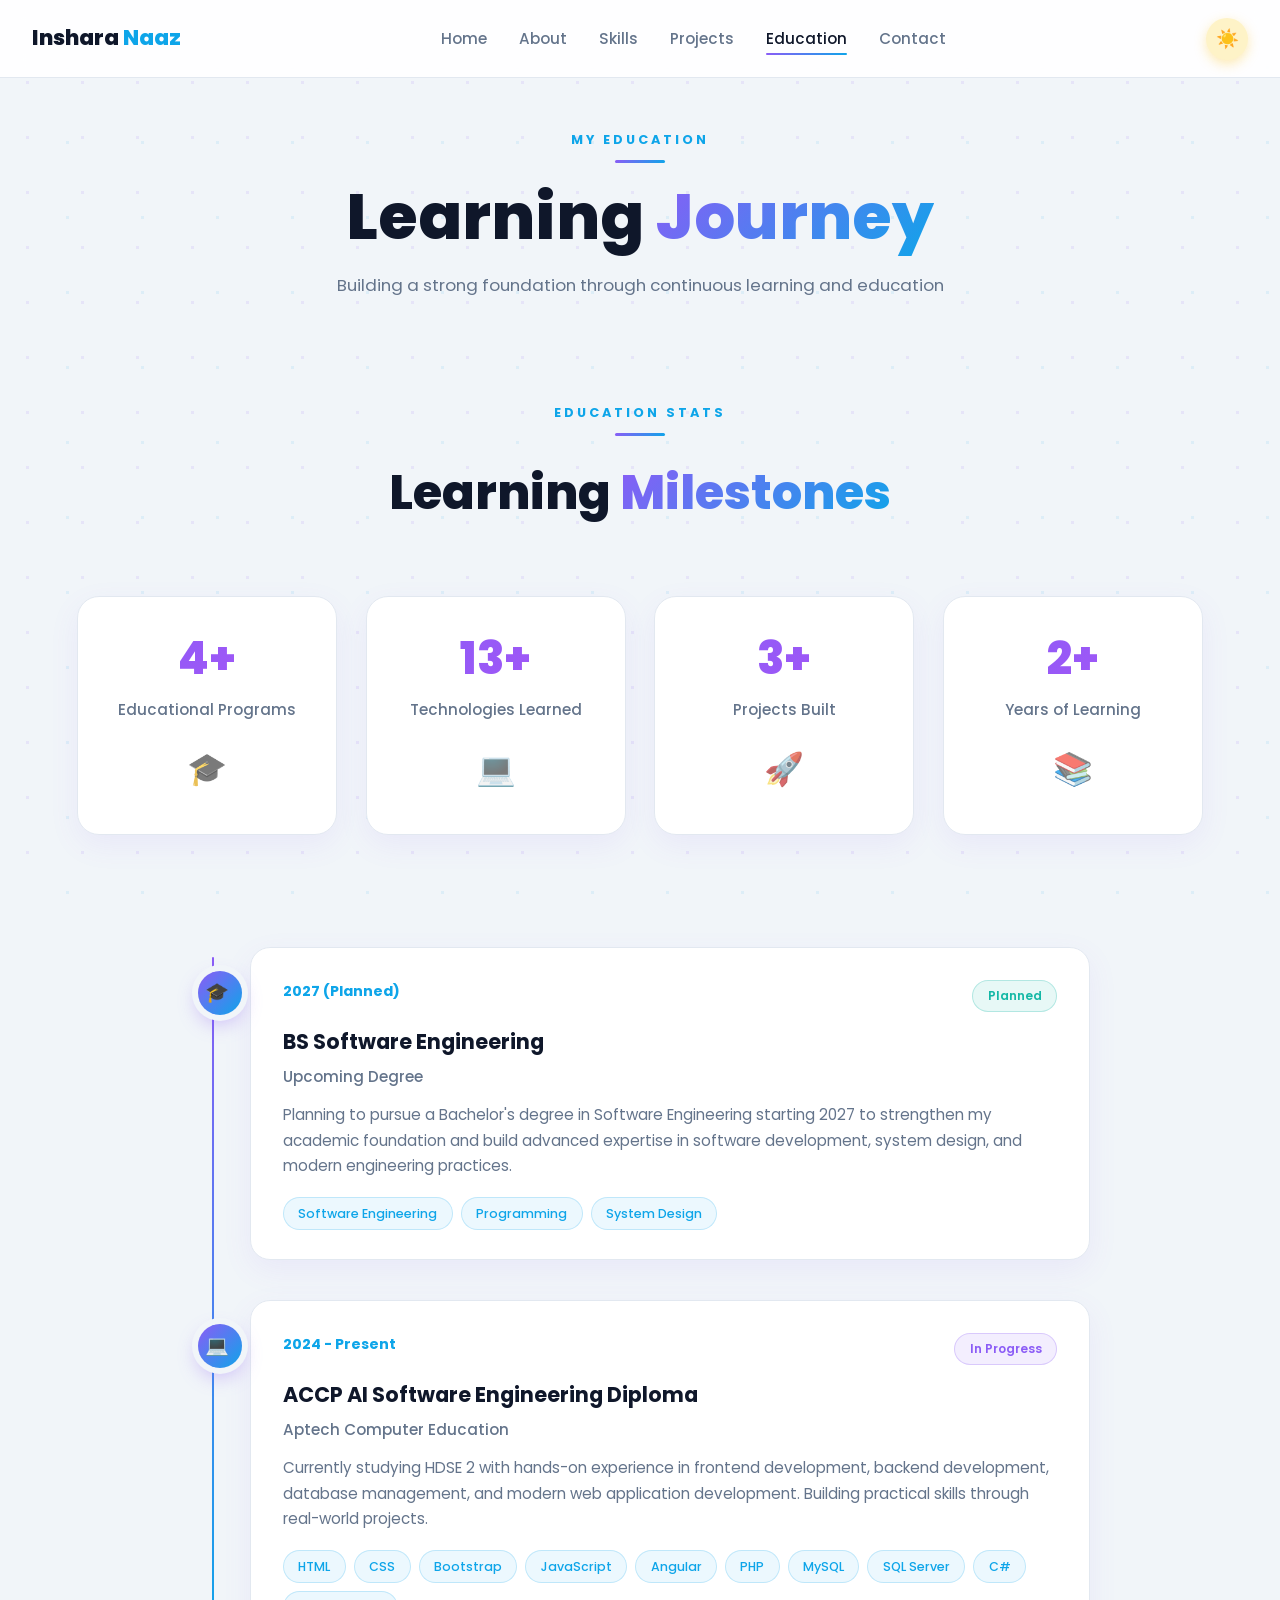
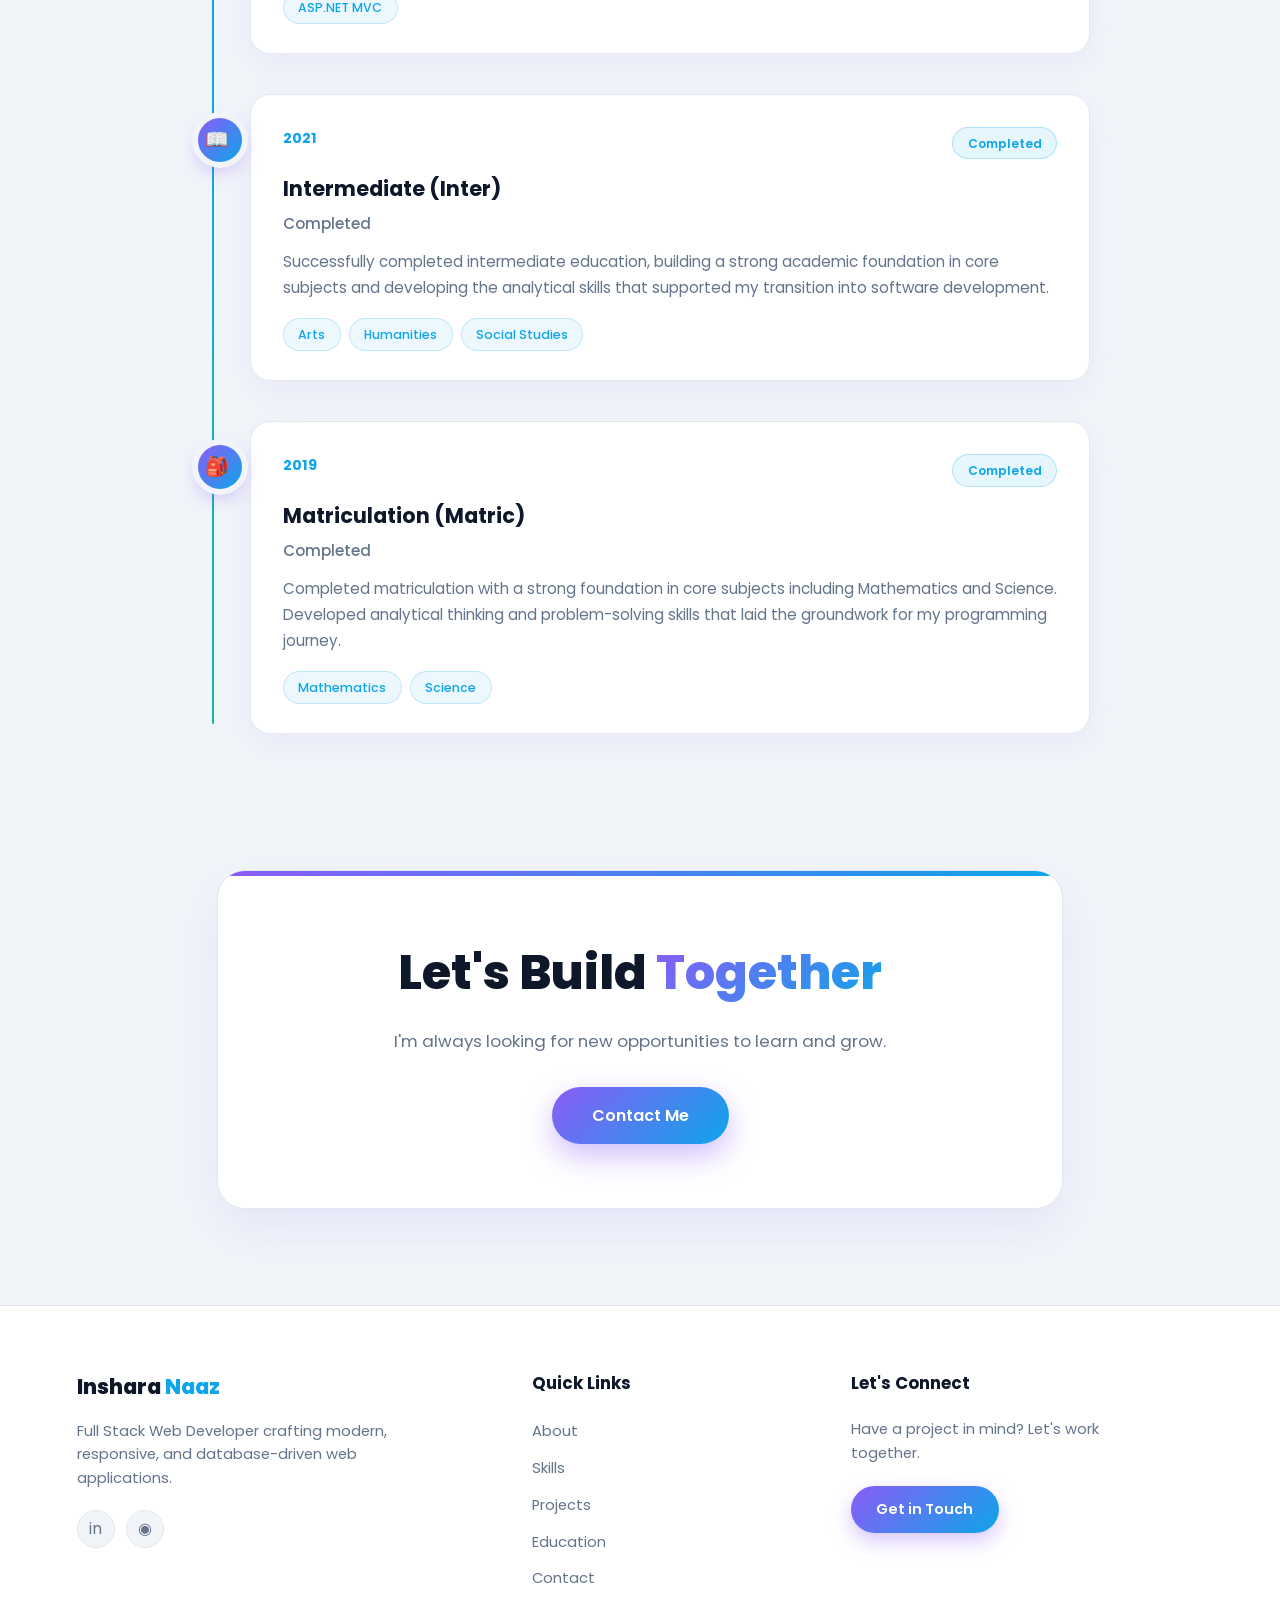
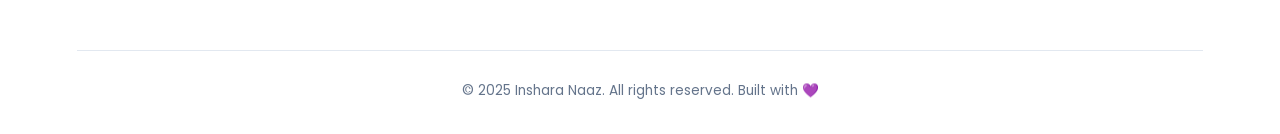
<file: education.html>
<!DOCTYPE html>
<html lang="en">
<head>
<meta charset="UTF-8">
<meta name="viewport" content="width=device-width, initial-scale=1.0">
<title>Inshara Naaz | Education</title>
<link href="https://fonts.googleapis.com/css2?family=Poppins:wght@300;400;500;600;700;800&display=swap" rel="stylesheet">
<link rel="stylesheet" href="style.css">
<style>
/* ============ EDUCATION PAGE ============ */
.edu-hero {
  padding: 140px 6% 40px;
  text-align:center;
}
.edu-hero .tag {
  color: var(--primary); font-weight:700;
  font-size:.8rem; letter-spacing:3px; text-transform:uppercase;
}
.edu-hero .tag-line {
  width:50px; height:3px; background: var(--grad);
  margin:.6rem auto 1.2rem; border-radius:3px;
}
.edu-hero h1 {
  font-size: clamp(2.5rem,5vw,4rem); font-weight:800; line-height:1.1;
}
.edu-hero h1 span {
  background: linear-gradient(135deg, #8b5cf6 0%, #0ea5e9 100%);
  -webkit-background-clip:text; -webkit-text-fill-color:transparent;
}
.edu-hero p {
  color: var(--text-soft); max-width:650px;
  margin:1.2rem auto 0; font-size:1.05rem;
}

/* ============ LEARNING MILESTONES ============ */
.milestones {
  padding: 4rem 6% 5rem;
  max-width:1300px; margin:0 auto;
}
.milestone-grid {
  display:grid;
  grid-template-columns: repeat(auto-fit, minmax(230px,1fr));
  gap:1.8rem;
  margin-top:3rem;
}
.milestone-card {
  background: var(--card); border:1px solid var(--border);
  border-radius:22px; padding:2.5rem 1.5rem; text-align:center;
  box-shadow: var(--shadow);
  transition: transform .4s, box-shadow .4s;
}
.milestone-card:hover {
  transform: translateY(-10px);
  box-shadow: 0 25px 50px rgba(139,92,246,0.18);
}
.milestone-card .num {
  font-size: 2.8rem; font-weight:800;
  background: linear-gradient(135deg, #8b5cf6 0%, #a855f7 100%);
  -webkit-background-clip:text; -webkit-text-fill-color:transparent;
  line-height:1;
  margin-bottom:1rem;
}
.milestone-card .lbl {
  color: var(--text-soft); font-size:.95rem;
  margin-bottom:1.3rem; font-weight:500;
}
.milestone-card .ic {
  font-size:2rem; display:block; opacity:.7;
}

/* ============ TIMELINE ============ */
.timeline-sec {
  padding: 2rem 6% 6rem;
  max-width:1300px; margin:0 auto;
}
.tl-wrap {
  max-width:900px; margin:0 auto;
  position:relative; padding-left:60px;
}
.tl-wrap::before {
  content:''; position:absolute;
  left:22px; top:10px; bottom:10px;
  width:2px;
  background: linear-gradient(180deg, #8b5cf6, #0ea5e9, #14b8a6);
  border-radius:2px;
}
.tl-node {
  position:relative;
  margin-bottom:2.5rem;
}
.tl-node::before {
  content:''; position:absolute;
  left:-52px; top:24px;
  width:44px; height:44px; border-radius:50%;
  background: linear-gradient(135deg, #8b5cf6 0%, #0ea5e9 100%);
  box-shadow: 0 0 0 6px var(--bg), 0 8px 20px rgba(139,92,246,0.4);
  z-index:1;
}
.tl-node .icon {
  position:absolute;
  left:-45px; top:31px;
  font-size:1.2rem; z-index:2;
}

.tl-card {
  background: var(--card); border:1px solid var(--border);
  border-radius:20px; padding:2rem 2rem 1.8rem;
  box-shadow: var(--shadow);
  transition: transform .4s, box-shadow .4s;
  position:relative;
}
.tl-card:hover {
  transform: translateY(-6px);
  box-shadow: 0 25px 50px rgba(139,92,246,0.15);
}

.tl-head {
  display:flex; justify-content:space-between;
  align-items:flex-start; gap:1rem;
  margin-bottom:.8rem; flex-wrap:wrap;
}
.tl-year {
  color: var(--primary); font-weight:700;
  font-size:.9rem;
}
.tl-status {
  font-size:.75rem; font-weight:600;
  padding:.35rem .9rem; border-radius:50px;
  white-space:nowrap;
}
.tl-status.completed {
  background: rgba(14,165,233,0.1); color: var(--primary);
  border:1px solid rgba(14,165,233,0.25);
}
.tl-status.progress {
  background: rgba(139,92,246,0.1); color: var(--purple);
  border:1px solid rgba(139,92,246,0.25);
}
.tl-status.planned {
  background: rgba(20,184,166,0.1); color: var(--secondary);
  border:1px solid rgba(20,184,166,0.25);
}

.tl-card h3 {
  font-size:1.3rem; font-weight:700;
  margin-bottom:.4rem; color:var(--text);
}
.tl-card .inst {
  color: var(--text-soft); font-weight:500;
  font-size:.95rem; margin-bottom:.8rem;
}
.tl-card p {
  color: var(--text-soft); font-size:.95rem;
  line-height:1.7; margin-bottom:1.1rem;
}

.tl-tags {
  display:flex; flex-wrap:wrap; gap:.5rem;
}
.tl-tags span {
  font-size:.78rem; padding:.35rem .9rem;
  border-radius:50px;
  background: rgba(14,165,233,0.08);
  color: var(--primary);
  border:1px solid rgba(14,165,233,0.2);
  font-weight:500;
}

/* ============ CTA ============ */
.cta {
  padding: 0 6% 6rem;
  max-width:1000px; margin:0 auto;
}
.cta-box {
  background: var(--card); border:1px solid var(--border);
  border-radius:28px; padding: 4rem 2rem; text-align:center;
  box-shadow: 0 20px 50px rgba(139,92,246,0.1);
  position:relative; overflow:hidden;
}
.cta-box::before {
  content:''; position:absolute;
  top:0; left:0; width:100%; height:5px;
  background: var(--grad);
}
.cta-box h2 {
  font-size: clamp(2rem,4.5vw,3rem); font-weight:800;
  margin-bottom:1rem;
}
.cta-box h2 span {
  background: linear-gradient(135deg, #8b5cf6 0%, #0ea5e9 100%);
  -webkit-background-clip:text; -webkit-text-fill-color:transparent;
}
.cta-box p {
  color: var(--text-soft); font-size:1.05rem;
  margin-bottom:2rem;
}
.cta-btn {
  display:inline-block;
  background: linear-gradient(135deg, #8b5cf6 0%, #0ea5e9 100%);
  color:white; padding:1rem 2.5rem;
  border-radius:50px; text-decoration:none;
  font-weight:600; font-size:1rem;
  box-shadow: 0 12px 30px rgba(139,92,246,0.4);
  transition:.3s;
}
.cta-btn:hover {
  transform:translateY(-4px);
  box-shadow:0 18px 40px rgba(139,92,246,0.55);
}

/* ============================================
   RESPONSIVE — EDUCATION PAGE
   ============================================ */

/* ===== LARGE DESKTOP (1440px+) ===== */
@media (min-width: 1440px) {
  .milestones, .timeline-sec { max-width:1400px; }
}

/* ===== SMALL LAPTOP (1025px - 1439px) ===== */
@media (max-width: 1439px) {
  .edu-hero { padding: 130px 5% 40px; }
}

/* ===== TABLET LANDSCAPE (769px - 1024px) ===== */
@media (max-width: 1024px) {
  .edu-hero { padding: 120px 5% 35px; }
  .milestones { padding: 3.5rem 5% 4rem; }
  .milestone-grid { gap:1.4rem; margin-top:2.5rem; }
  .timeline-sec { padding: 1.5rem 5% 5rem; }
  .tl-wrap { padding-left:55px; }
  .tl-wrap::before { left:20px; }
  .tl-node::before { left:-48px; width:40px; height:40px; top:22px; }
  .tl-node .icon { left:-42px; top:29px; font-size:1.1rem; }
}

/* ===== TABLET PORTRAIT (601px - 768px) ===== */
@media (max-width: 768px) {
  .edu-hero { padding: 110px 5% 30px; }
  .edu-hero p { font-size:.98rem; }

  /* Milestones — 2 columns */
  .milestones { padding: 3rem 5% 3rem; }
  .milestone-grid {
    grid-template-columns: repeat(2, 1fr);
    gap:1.2rem;
    margin-top:2rem;
  }
  .milestone-card { padding:2rem 1.2rem; border-radius:18px; }
  .milestone-card .num { font-size:2.3rem; margin-bottom:.8rem; }
  .milestone-card .lbl { font-size:.88rem; margin-bottom:1rem; }
  .milestone-card .ic { font-size:1.7rem; }

  /* Timeline */
  .timeline-sec { padding: 1.5rem 5% 4rem; }
  .tl-wrap { padding-left:50px; }
  .tl-wrap::before { left:18px; }
  .tl-node { margin-bottom:2rem; }
  .tl-node::before { left:-44px; width:38px; height:38px; top:20px; }
  .tl-node .icon { left:-38px; top:27px; font-size:1rem; }
  .tl-card { padding:1.5rem 1.4rem 1.4rem; border-radius:16px; }
  .tl-card h3 { font-size:1.15rem; }
  .tl-card p { font-size:.9rem; }
  .tl-tags span { font-size:.72rem; padding:.3rem .75rem; }

  .cta { padding: 0 5% 4rem; }
  .cta-box { padding:3rem 1.5rem; border-radius:22px; }
}

/* ===== MOBILE LANDSCAPE (481px - 600px) ===== */
@media (max-width: 600px) {
  .edu-hero { padding: 100px 5% 25px; }
  .edu-hero h1 { font-size: clamp(1.9rem, 7vw, 2.3rem); }
  .edu-hero p { font-size:.92rem; }

  .milestones { padding: 2.5rem 5% 2.5rem; }
  .milestone-grid { gap:1rem; margin-top:1.7rem; }
  .milestone-card { padding:1.7rem 1rem; border-radius:16px; }
  .milestone-card .num { font-size:2rem; margin-bottom:.7rem; }
  .milestone-card .lbl { font-size:.82rem; margin-bottom:.9rem; }
  .milestone-card .ic { font-size:1.5rem; }

  .timeline-sec { padding: 1rem 5% 3rem; }
  .tl-wrap { padding-left:45px; }
  .tl-wrap::before { left:16px; }
  .tl-node { margin-bottom:1.7rem; }
  .tl-node::before { left:-40px; width:34px; height:34px; top:18px; }
  .tl-node .icon { left:-34px; top:24px; font-size:.95rem; }
  .tl-card { padding:1.3rem 1.2rem 1.2rem; }
  .tl-head { gap:.7rem; margin-bottom:.6rem; }
  .tl-year { font-size:.82rem; }
  .tl-status { font-size:.7rem; padding:.3rem .75rem; }
  .tl-card h3 { font-size:1.05rem; margin-bottom:.3rem; }
  .tl-card .inst { font-size:.85rem; margin-bottom:.6rem; }
  .tl-card p { font-size:.85rem; line-height:1.6; margin-bottom:.9rem; }
  .tl-tags span { font-size:.68rem; padding:.28rem .7rem; }

  .cta-box h2 { font-size:1.6rem; }
  .cta-box p { font-size:.95rem; }
  .cta-btn { padding:.9rem 2rem; font-size:.92rem; }
}

/* ===== MOBILE (320px - 480px) ===== */
@media (max-width: 480px) {
  .edu-hero { padding: 95px 5% 20px; }
  .edu-hero .tag { font-size:.72rem; letter-spacing:2px; }
  .edu-hero h1 { font-size:1.7rem; }
  .edu-hero p { font-size:.88rem; margin-top:1rem; }

  /* Milestones stack to 1 column */
  .milestones { padding: 2rem 5% 2rem; }
  .milestone-grid {
    grid-template-columns: 1fr;
    gap:.9rem;
    margin-top:1.5rem;
  }
  .milestone-card { padding:1.5rem 1.1rem; border-radius:14px; }
  .milestone-card .num { font-size:1.9rem; margin-bottom:.6rem; }
  .milestone-card .lbl { font-size:.82rem; margin-bottom:.8rem; }
  .milestone-card .ic { font-size:1.4rem; }

  /* Timeline tighter */
  .timeline-sec { padding: 1rem 5% 2.5rem; }
  .tl-wrap { padding-left:38px; }
  .tl-wrap::before { left:13px; width:2px; }
  .tl-node { margin-bottom:1.5rem; }
  .tl-node::before {
    left:-34px; top:16px;
    width:30px; height:30px;
    box-shadow: 0 0 0 4px var(--bg), 0 6px 15px rgba(139,92,246,0.35);
  }
  .tl-node .icon { left:-29px; top:21px; font-size:.85rem; }
  .tl-card { padding:1.2rem 1rem 1.1rem; border-radius:14px; }
  .tl-head { gap:.6rem; margin-bottom:.5rem; }
  .tl-year { font-size:.78rem; }
  .tl-status { font-size:.65rem; padding:.28rem .65rem; }
  .tl-card h3 { font-size:.98rem; }
  .tl-card .inst { font-size:.8rem; }
  .tl-card p { font-size:.82rem; line-height:1.55; margin-bottom:.8rem; }
  .tl-tags { gap:.4rem; }
  .tl-tags span { font-size:.65rem; padding:.25rem .65rem; }

  .cta { padding: 0 5% 3rem; }
  .cta-box { padding:2.5rem 1.3rem; border-radius:20px; }
  .cta-box h2 { font-size:1.4rem; }
  .cta-box p { font-size:.88rem; margin-bottom:1.5rem; }
  .cta-btn { padding:.85rem 1.8rem; font-size:.88rem; }
}

/* ===== VERY SMALL (up to 360px) ===== */
@media (max-width: 360px) {
  .edu-hero h1 { font-size:1.5rem; }
  .edu-hero p { font-size:.82rem; }

  .milestone-card { padding:1.3rem 1rem; }
  .milestone-card .num { font-size:1.7rem; }
  .milestone-card .lbl { font-size:.78rem; }

  .tl-wrap { padding-left:34px; }
  .tl-wrap::before { left:11px; }
  .tl-node::before { left:-30px; top:14px; width:26px; height:26px; }
  .tl-node .icon { left:-25px; top:18px; font-size:.78rem; }
  .tl-card { padding:1rem .9rem 1rem; }
  .tl-card h3 { font-size:.92rem; }
  .tl-card p { font-size:.78rem; }

  .cta-box h2 { font-size:1.25rem; }
  .cta-btn { padding:.8rem 1.5rem; font-size:.85rem; }
}

/* ===== TOUCH DEVICES ===== */
@media (hover: none) and (pointer: coarse) {
  .milestone-card:hover,
  .tl-card:hover {
    transform:none;
  }
  .cta-btn:hover {
    transform:none;
  }
}
</style>
</head>
<body>

<!-- ===== NAVBAR ===== -->
<nav>
  <div class="logo">Inshara <span>Naaz</span></div>
  <ul class="nav-links" id="navLinks">
    <li><a href="index.html">Home</a></li>
    <li><a href="about.html">About</a></li>
    <li><a href="skills.html">Skills</a></li>
    <li><a href="projects.html">Projects</a></li>
    <li><a href="education.html" class="active">Education</a></li>
    <li><a href="contact.html">Contact</a></li>
  </ul>
  <button class="nav-toggle" id="navToggle" aria-label="Menu">
    <span></span>
    <span></span>
    <span></span>
  </button>
  <button class="theme-toggle" id="themeToggle">☀️</button>
</nav>
<div class="nav-overlay" id="navOverlay"></div>

<!-- ===== HERO ===== -->
<header class="edu-hero">
  <div class="tag reveal">My Education</div>
  <div class="tag-line reveal"></div>
  <h1 class="reveal">Learning <span>Journey</span></h1>
  <p class="reveal">Building a strong foundation through continuous learning and education</p>
</header>

<!-- ===== LEARNING MILESTONES ===== -->
<section class="milestones">
  <div class="sec-head reveal">
    <div class="tag">Education Stats</div>
    <div class="tag-line"></div>
    <h2>Learning <span>Milestones</span></h2>
  </div>

  <div class="milestone-grid">
    <div class="milestone-card reveal">
      <div class="num" data-target="4">0+</div>
      <div class="lbl">Educational Programs</div>
      <span class="ic">🎓</span>
    </div>
    <div class="milestone-card reveal">
      <div class="num" data-target="13">0+</div>
      <div class="lbl">Technologies Learned</div>
      <span class="ic">💻</span>
    </div>
    <div class="milestone-card reveal">
      <div class="num" data-target="3">0+</div>
      <div class="lbl">Projects Built</div>
      <span class="ic">🚀</span>
    </div>
    <div class="milestone-card reveal">
      <div class="num" data-target="2">0+</div>
      <div class="lbl">Years of Learning</div>
      <span class="ic">📚</span>
    </div>
  </div>
</section>

<!-- ===== TIMELINE ===== -->
<section class="timeline-sec">
  <div class="tl-wrap">

    <!-- BS Software Engineering (Planned) -->
    <div class="tl-node reveal">
      <div class="icon">🎓</div>
      <div class="tl-card">
        <div class="tl-head">
          <div class="tl-year">2027 (Planned)</div>
          <div class="tl-status planned">Planned</div>
        </div>
        <h3>BS Software Engineering</h3>
        <div class="inst">Upcoming Degree</div>
        <p>
          Planning to pursue a Bachelor's degree in Software Engineering starting 2027 to
          strengthen my academic foundation and build advanced expertise in software
          development, system design, and modern engineering practices.
        </p>
        <div class="tl-tags">
          <span>Software Engineering</span>
          <span>Programming</span>
          <span>System Design</span>
        </div>
      </div>
    </div>

    <!-- ACCP AI Diploma (In Progress) -->
    <div class="tl-node reveal">
      <div class="icon">💻</div>
      <div class="tl-card">
        <div class="tl-head">
          <div class="tl-year">2024 - Present</div>
          <div class="tl-status progress">In Progress</div>
        </div>
        <h3>ACCP AI Software Engineering Diploma</h3>
        <div class="inst">Aptech Computer Education</div>
        <p>
          Currently studying HDSE 2 with hands-on experience in frontend development,
          backend development, database management, and modern web application development.
          Building practical skills through real-world projects.
        </p>
        <div class="tl-tags">
          <span>HTML</span><span>CSS</span><span>Bootstrap</span>
          <span>JavaScript</span><span>Angular</span><span>PHP</span>
          <span>MySQL</span><span>SQL Server</span><span>C#</span>
          <span>ASP.NET MVC</span>
        </div>
      </div>
    </div>

    <!-- Intermediate (Completed) -->
    <div class="tl-node reveal">
      <div class="icon">📖</div>
      <div class="tl-card">
        <div class="tl-head">
          <div class="tl-year">2021</div>
          <div class="tl-status completed">Completed</div>
        </div>
        <h3>Intermediate (Inter)</h3>
        <div class="inst">Completed</div>
        <p>
          Successfully completed intermediate education, building a strong academic
          foundation in core subjects and developing the analytical skills that
          supported my transition into software development.
        </p>
        <div class="tl-tags">
          <span>Arts</span>
          <span>Humanities</span>
          <span>Social Studies</span>
        </div>
      </div>
    </div>

    <!-- Matriculation (Completed) -->
    <div class="tl-node reveal">
      <div class="icon">🎒</div>
      <div class="tl-card">
        <div class="tl-head">
          <div class="tl-year">2019</div>
          <div class="tl-status completed">Completed</div>
        </div>
        <h3>Matriculation (Matric)</h3>
        <div class="inst">Completed</div>
        <p>
          Completed matriculation with a strong foundation in core subjects including
          Mathematics and Science. Developed analytical thinking and problem-solving
          skills that laid the groundwork for my programming journey.
        </p>
        <div class="tl-tags">
          <span>Mathematics</span>
          <span>Science</span>
        </div>
      </div>
    </div>

  </div>
</section>

<!-- ===== CTA ===== -->
<section class="cta">
  <div class="cta-box reveal">
    <h2>Let's Build <span>Together</span></h2>
    <p>I'm always looking for new opportunities to learn and grow.</p>
    <a href="contact.html" class="cta-btn">Contact Me</a>
  </div>
</section>

<!-- ===== FOOTER ===== -->
<footer>
  <div class="footer-wrap">
    <div class="f-col">
      <div class="f-logo">Inshara <span>Naaz</span></div>
      <p>Full Stack Web Developer crafting modern, responsive, and database-driven web applications.</p>
      <div class="f-socials">
        <a href="#" title="LinkedIn">in</a>
        <a href="#" title="Instagram">◉</a>
      </div>
    </div>
    <div class="f-col">
      <h4>Quick Links</h4>
      <ul class="f-links">
        <li><a href="about.html">About</a></li>
        <li><a href="skills.html">Skills</a></li>
        <li><a href="projects.html">Projects</a></li>
        <li><a href="education.html">Education</a></li>
        <li><a href="contact.html">Contact</a></li>
      </ul>
    </div>
    <div class="f-col">
      <h4>Let's Connect</h4>
      <p class="connect-text">Have a project in mind? Let's work together.</p>
      <a href="contact.html" class="f-btn">Get in Touch</a>
    </div>
  </div>
  <div class="footer-bottom">
    © 2025 Inshara Naaz. All rights reserved. Built with 💜
  </div>
</footer>

<button class="scroll-top">↑</button>

<script src="script.js"></script>
</body>
</html>
</file>
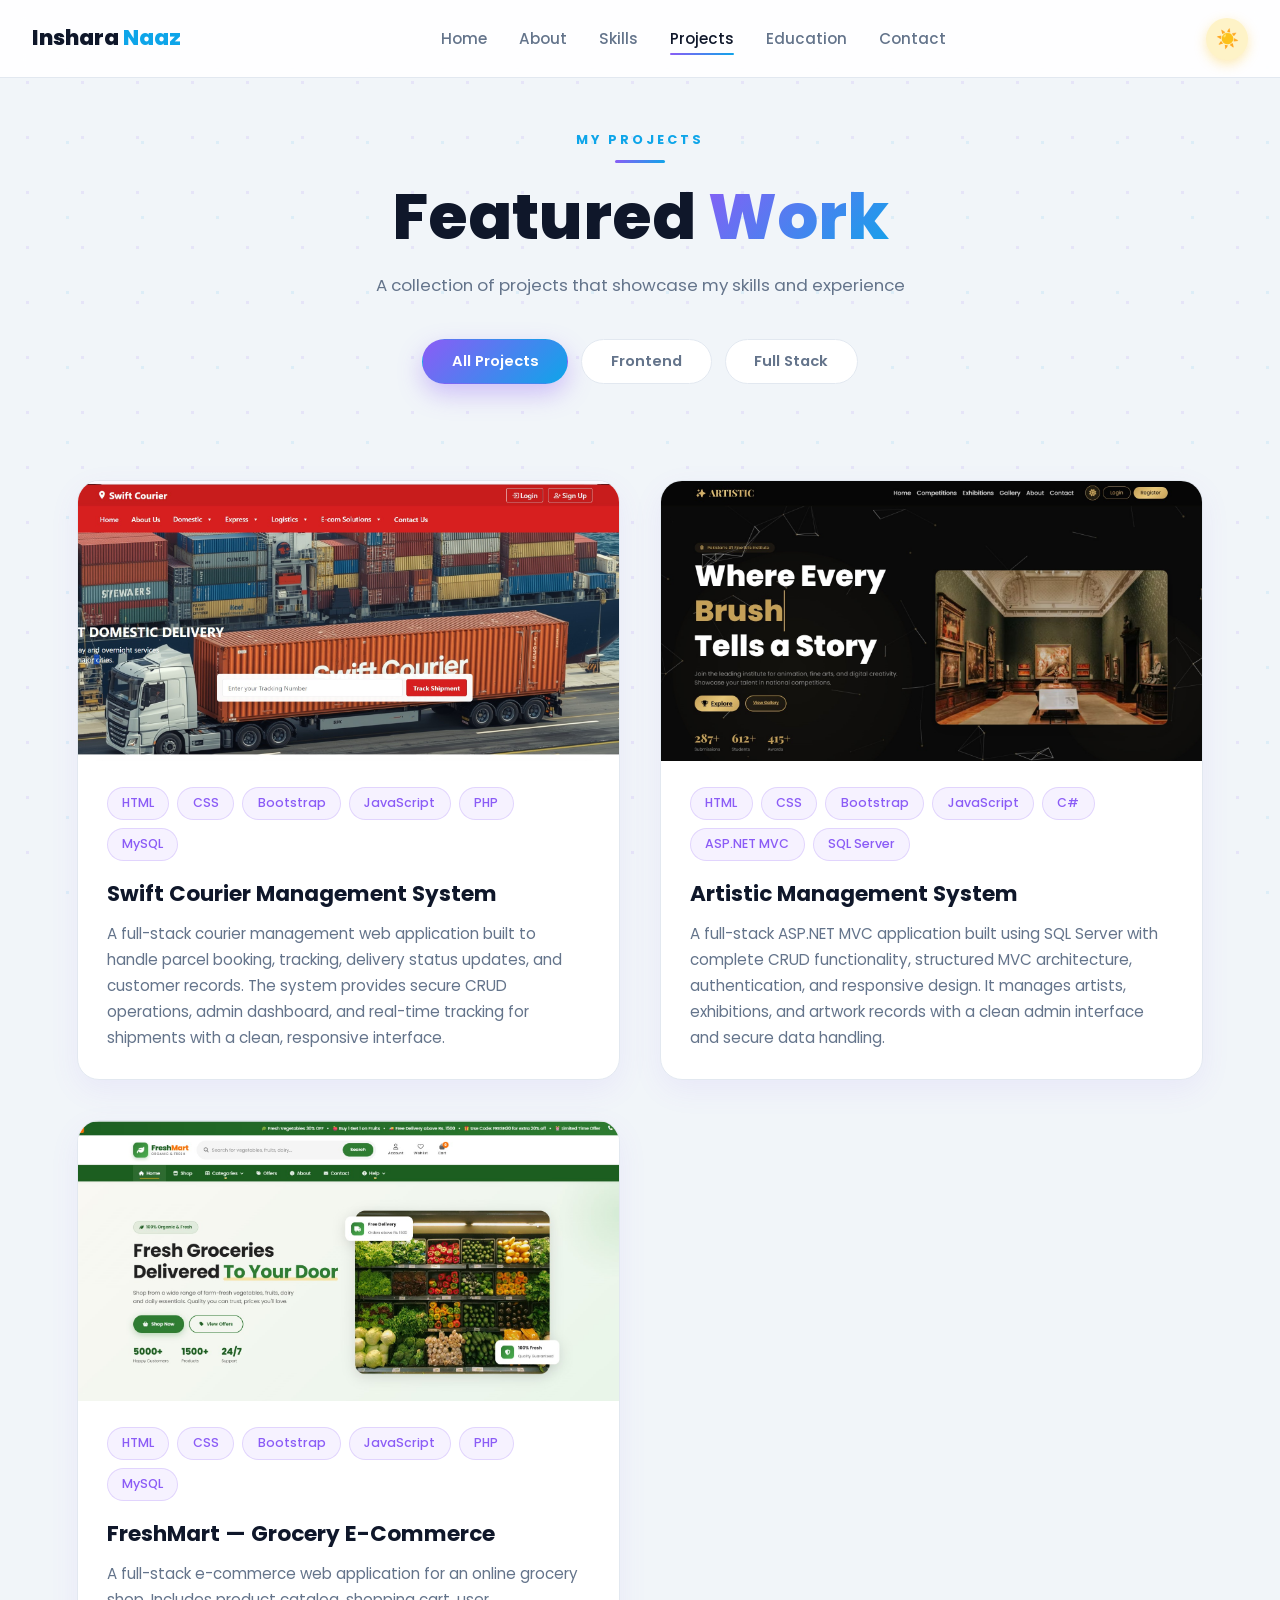
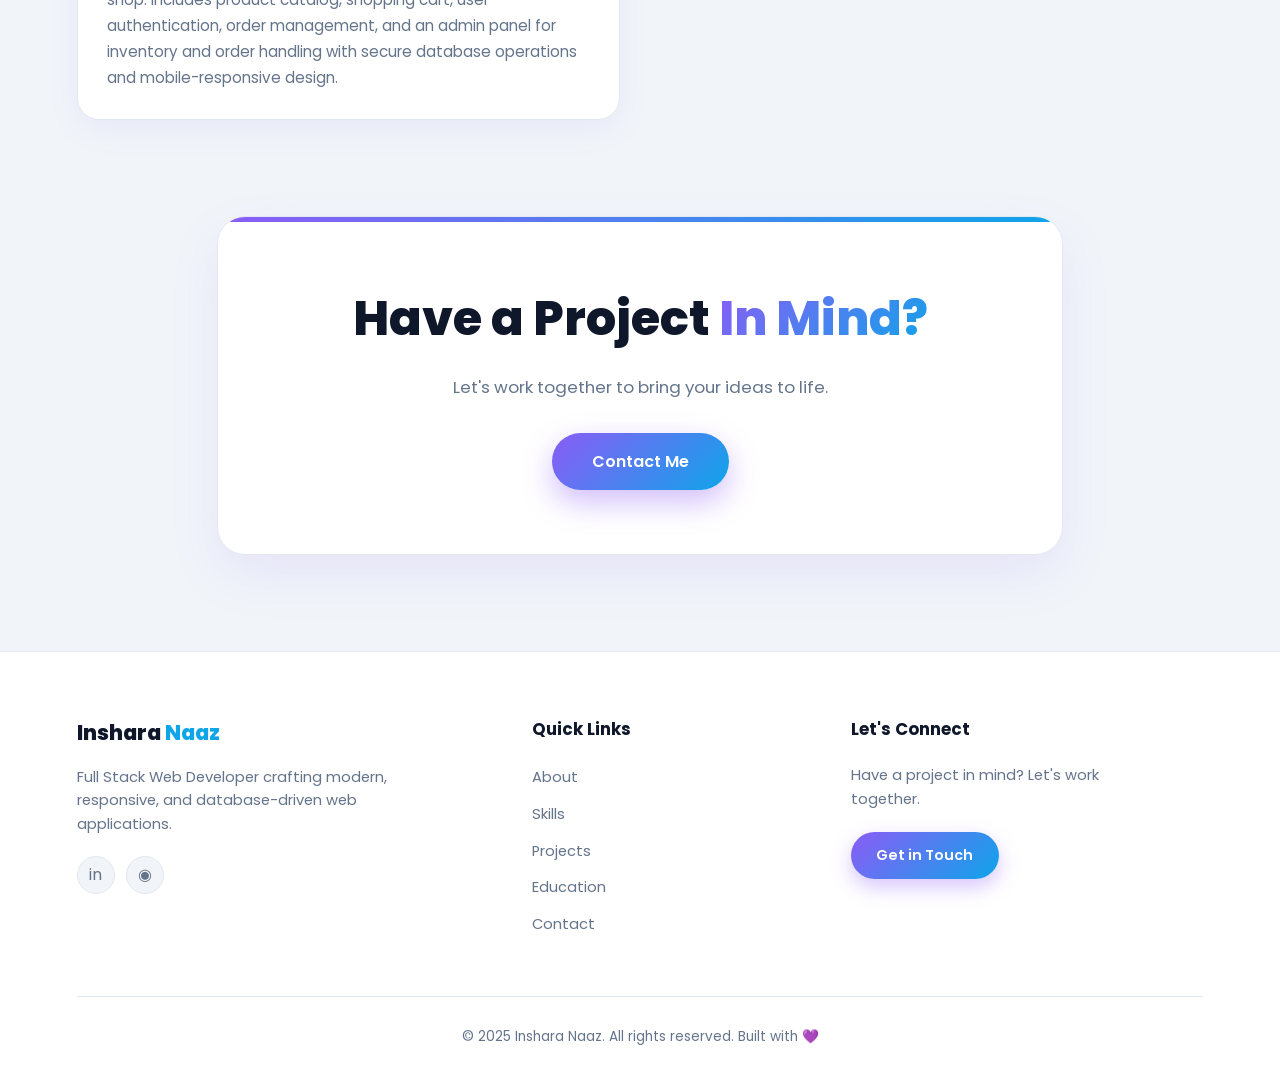
<file: projects.html>
<!DOCTYPE html>
<html lang="en">
<head>
<meta charset="UTF-8">
<meta name="viewport" content="width=device-width, initial-scale=1.0">
<title>Inshara Naaz | Projects</title>
<link href="https://fonts.googleapis.com/css2?family=Poppins:wght@300;400;500;600;700;800&display=swap" rel="stylesheet">
<link rel="stylesheet" href="style.css">
<style>
/* ============ PROJECTS PAGE ============ */
.proj-hero {
  padding: 140px 6% 40px;
  text-align:center;
}
.proj-hero .tag {
  color: var(--primary); font-weight:700;
  font-size:.8rem; letter-spacing:3px; text-transform:uppercase;
}
.proj-hero .tag-line {
  width:50px; height:3px; background: var(--grad);
  margin:.6rem auto 1.2rem; border-radius:3px;
}
.proj-hero h1 {
  font-size: clamp(2.5rem,5vw,4rem); font-weight:800; line-height:1.1;
}
.proj-hero h1 span {
  background: linear-gradient(135deg, #8b5cf6 0%, #0ea5e9 100%);
  -webkit-background-clip:text; -webkit-text-fill-color:transparent;
}
.proj-hero p {
  color: var(--text-soft); max-width:620px;
  margin:1.2rem auto 0; font-size:1.05rem;
}

/* ============ FILTER TABS ============ */
.filters {
  display:flex; gap:.8rem; justify-content:center;
  flex-wrap:wrap; margin: 2.5rem 0 3.5rem;
}
.filter-btn {
  background: var(--card); border:1px solid var(--border);
  color: var(--text-soft); font-family:inherit;
  padding:.7rem 1.8rem; border-radius:50px;
  font-weight:600; font-size:.92rem;
  cursor:pointer; transition:.3s;
  white-space:nowrap;
}
.filter-btn:hover {
  color: var(--purple); border-color: var(--purple);
  transform: translateY(-2px);
}
.filter-btn.active {
  background: linear-gradient(135deg, #8b5cf6 0%, #0ea5e9 100%);
  color:white; border-color:transparent;
  box-shadow: 0 10px 25px rgba(139,92,246,0.35);
}

/* ============ PROJECTS GRID ============ */
.projects-section {
  padding: 0 6% 6rem;
  max-width:1300px; margin:0 auto;
}
.proj-grid {
  display:grid;
  grid-template-columns: repeat(auto-fit, minmax(440px, 1fr));
  gap:2.5rem;
}

.proj-card {
  background: var(--card);
  border:1px solid var(--border);
  border-radius:22px;
  overflow:hidden;
  box-shadow: var(--shadow);
  transition: transform .5s cubic-bezier(.2,.8,.2,1), box-shadow .5s;
  display:flex; flex-direction:column;
  position:relative;
}
.proj-card:hover {
  transform: translateY(-12px);
  box-shadow: 0 30px 60px rgba(139,92,246,0.25);
}

/* Thumbnail */
.proj-thumb {
  width:100%; height:280px;
  overflow:hidden; position:relative;
  background: linear-gradient(135deg, #8b5cf6 0%, #0ea5e9 100%);
}
.proj-thumb img {
  width:100%; height:100%;
  object-fit:cover; display:block;
  transition: transform .8s cubic-bezier(.2,.8,.2,1);
}
.proj-card:hover .proj-thumb img {
  transform: scale(1.08);
}
.proj-thumb .placeholder {
  width:100%; height:100%;
  display:flex; align-items:center; justify-content:center;
  font-size:5rem; color:white;
}
/* Overlay on hover */
.proj-thumb::after {
  content:'';
  position:absolute; inset:0;
  background: linear-gradient(180deg, transparent 40%, rgba(139,92,246,0.55) 100%);
  opacity:0; transition: opacity .5s; pointer-events:none;
}
.proj-card:hover .proj-thumb::after { opacity:1; }

/* Body */
.proj-body {
  padding:1.6rem 1.8rem 1.8rem;
  flex:1; display:flex; flex-direction:column;
}
.proj-tags {
  display:flex; flex-wrap:wrap; gap:.5rem;
  margin-bottom:1rem;
}
.proj-tags span {
  font-size:.78rem; padding:.35rem .9rem; border-radius:50px;
  background: rgba(139,92,246,0.08); color: var(--purple);
  border:1px solid rgba(139,92,246,0.2);
  font-weight:500;
}
.proj-body h3 {
  font-size:1.35rem; font-weight:700;
  margin-bottom:.6rem; color:var(--text);
}
.proj-body p {
  color: var(--text-soft); font-size:.95rem;
  line-height:1.7; flex:1;
}

/* Hidden state for filter */
.proj-card.hidden { display:none; }

/* Fade in when filter */
.proj-card.show { animation: fadeUp .5s ease forwards; }
@keyframes fadeUp {
  from { opacity:0; transform: translateY(20px); }
  to { opacity:1; transform: translateY(0); }
}

/* ============ CTA ============ */
.cta {
  padding: 0 6% 6rem;
  max-width:1000px; margin:0 auto;
}
.cta-box {
  background: var(--card); border:1px solid var(--border);
  border-radius:28px; padding: 4rem 2rem; text-align:center;
  box-shadow: 0 20px 50px rgba(139,92,246,0.1);
  position:relative; overflow:hidden;
}
.cta-box::before {
  content:''; position:absolute; top:0; left:0; width:100%; height:5px;
  background: var(--grad);
}
.cta-box h2 {
  font-size: clamp(2rem,4.5vw,3rem); font-weight:800;
  margin-bottom:1rem;
}
.cta-box h2 span {
  background: linear-gradient(135deg, #8b5cf6 0%, #0ea5e9 100%);
  -webkit-background-clip:text; -webkit-text-fill-color:transparent;
}
.cta-box p {
  color: var(--text-soft); font-size:1.05rem;
  margin-bottom:2rem;
}
.cta-btn {
  display:inline-block;
  background: linear-gradient(135deg, #8b5cf6 0%, #0ea5e9 100%);
  color:white; padding:1rem 2.5rem;
  border-radius:50px; text-decoration:none;
  font-weight:600; font-size:1rem;
  box-shadow: 0 12px 30px rgba(139,92,246,0.4);
  transition:.3s;
}
.cta-btn:hover {
  transform:translateY(-4px);
  box-shadow:0 18px 40px rgba(139,92,246,0.55);
}

/* ============================================
   RESPONSIVE — PROJECTS PAGE
   ============================================ */

/* ===== LARGE DESKTOP (1440px+) ===== */
@media (min-width: 1440px) {
  .projects-section { max-width:1400px; }
}

/* ===== SMALL LAPTOP (1025px - 1439px) ===== */
@media (max-width: 1439px) {
  .proj-hero { padding: 130px 5% 40px; }
}

/* ===== TABLET LANDSCAPE (769px - 1024px) ===== */
@media (max-width: 1024px) {
  .proj-hero { padding: 120px 5% 35px; }
  .proj-grid {
    grid-template-columns: 1fr;
    gap:2rem;
  }
  .proj-thumb { height:250px; }
  .projects-section { padding: 0 5% 5rem; }
}

/* ===== TABLET PORTRAIT (601px - 768px) ===== */
@media (max-width: 768px) {
  .proj-hero { padding: 110px 5% 30px; }
  .proj-hero p { font-size:.98rem; }

  .filters {
    margin: 2rem 0 2.5rem;
    gap:.6rem;
  }
  .filter-btn {
    padding:.6rem 1.4rem;
    font-size:.85rem;
  }

  .proj-grid { gap:1.8rem; }
  .proj-thumb { height:220px; }
  .proj-body { padding:1.4rem 1.4rem 1.5rem; }
  .proj-body h3 { font-size:1.2rem; }
  .proj-body p { font-size:.9rem; }
  .proj-tags span { font-size:.72rem; padding:.3rem .75rem; }

  .projects-section { padding: 0 5% 4rem; }
  .cta { padding: 0 5% 4rem; }
  .cta-box { padding:3rem 1.5rem; border-radius:22px; }
}

/* ===== MOBILE LANDSCAPE (481px - 600px) ===== */
@media (max-width: 600px) {
  .proj-hero { padding: 100px 5% 25px; }
  .proj-hero h1 { font-size: clamp(1.9rem, 7vw, 2.3rem); }
  .proj-hero p { font-size:.92rem; }

  .filters {
    margin: 1.8rem 0 2rem;
    gap:.5rem;
  }
  .filter-btn {
    padding:.55rem 1.2rem;
    font-size:.8rem;
  }

  .proj-grid { gap:1.5rem; }
  .proj-card { border-radius:18px; }
  .proj-thumb { height:190px; }
  .proj-body { padding:1.2rem 1.2rem 1.3rem; }
  .proj-body h3 { font-size:1.1rem; margin-bottom:.5rem; }
  .proj-body p { font-size:.88rem; line-height:1.6; }
  .proj-tags { gap:.4rem; margin-bottom:.8rem; }
  .proj-tags span { font-size:.68rem; padding:.28rem .7rem; }

  .cta-box h2 { font-size:1.6rem; }
  .cta-box p { font-size:.95rem; }
  .cta-btn { padding:.9rem 2rem; font-size:.92rem; }
}

/* ===== MOBILE (320px - 480px) ===== */
@media (max-width: 480px) {
  .proj-hero { padding: 95px 5% 20px; }
  .proj-hero .tag { font-size:.72rem; letter-spacing:2px; }
  .proj-hero h1 { font-size:1.7rem; }
  .proj-hero p { font-size:.88rem; margin-top:1rem; }

  /* Filters scroll horizontally on very small screens */
  .filters {
    flex-wrap:nowrap;
    overflow-x:auto;
    justify-content:flex-start;
    padding: 0 5% .5rem;
    margin: 1.5rem -5% 1.8rem;
    -ms-overflow-style:none;
    scrollbar-width:none;
  }
  .filters::-webkit-scrollbar { display:none; }
  .filter-btn {
    padding:.5rem 1.1rem;
    font-size:.78rem;
    flex-shrink:0;
  }

  .proj-grid { gap:1.3rem; }
  .proj-card { border-radius:16px; }
  .proj-thumb { height:170px; }
  .proj-body { padding:1.1rem 1rem 1.2rem; }
  .proj-body h3 { font-size:1rem; }
  .proj-body p { font-size:.84rem; }
  .proj-tags span { font-size:.65rem; padding:.25rem .65rem; }

  .projects-section { padding: 0 5% 3rem; }
  .cta { padding: 0 5% 3rem; }
  .cta-box { padding:2.5rem 1.3rem; border-radius:20px; }
  .cta-box h2 { font-size:1.4rem; }
  .cta-box p { font-size:.88rem; margin-bottom:1.5rem; }
  .cta-btn { padding:.85rem 1.8rem; font-size:.88rem; }
}

/* ===== VERY SMALL (up to 360px) ===== */
@media (max-width: 360px) {
  .proj-hero h1 { font-size:1.5rem; }
  .proj-hero p { font-size:.82rem; }

  .filter-btn {
    padding:.45rem 1rem;
    font-size:.72rem;
  }

  .proj-thumb { height:150px; }
  .proj-body { padding:1rem .9rem 1.1rem; }
  .proj-body h3 { font-size:.92rem; }
  .proj-body p { font-size:.8rem; }
  .proj-tags span { font-size:.62rem; padding:.22rem .6rem; }

  .cta-box h2 { font-size:1.25rem; }
  .cta-btn { padding:.8rem 1.5rem; font-size:.85rem; }
}

/* ===== TOUCH DEVICES ===== */
@media (hover: none) and (pointer: coarse) {
  .proj-card:hover {
    transform:none;
  }
  .proj-card:hover .proj-thumb img {
    transform:none;
  }
  .proj-card:hover .proj-thumb::after {
    opacity:0;
  }
  .cta-btn:hover {
    transform:none;
  }
}
</style>
</head>
<body>

<!-- ===== NAVBAR ===== -->
<nav>
  <div class="logo">Inshara <span>Naaz</span></div>
  <ul class="nav-links" id="navLinks">
    <li><a href="index.html">Home</a></li>
    <li><a href="about.html">About</a></li>
    <li><a href="skills.html">Skills</a></li>
    <li><a href="projects.html" class="active">Projects</a></li>
    <li><a href="education.html">Education</a></li>
    <li><a href="contact.html">Contact</a></li>
  </ul>
  <button class="nav-toggle" id="navToggle" aria-label="Menu">
    <span></span>
    <span></span>
    <span></span>
  </button>
  <button class="theme-toggle" id="themeToggle">☀️</button>
</nav>
<div class="nav-overlay" id="navOverlay"></div>

<!-- ===== HERO ===== -->
<header class="proj-hero">
  <div class="tag reveal">My Projects</div>
  <div class="tag-line reveal"></div>
  <h1 class="reveal">Featured <span>Work</span></h1>
  <p class="reveal">A collection of projects that showcase my skills and experience</p>

  <!-- Filter Tabs -->
  <div class="filters reveal">
    <button class="filter-btn active" data-filter="all">All Projects</button>
    <button class="filter-btn" data-filter="frontend">Frontend</button>
    <button class="filter-btn" data-filter="fullstack">Full Stack</button>
  </div>
</header>

<!-- ===== PROJECTS GRID ===== -->
<section class="projects-section">
  <div class="proj-grid">

    <!-- PROJECT 1: Swift Courier -->
    <div class="proj-card reveal" data-category="fullstack">
      <div class="proj-thumb">
        <img src="images/s1.jpg" alt="Swift Courier Management System">
        <div class="placeholder">🚚</div>
      </div>
      <div class="proj-body">
        <div class="proj-tags">
          <span>HTML</span><span>CSS</span><span>Bootstrap</span>
          <span>JavaScript</span><span>PHP</span><span>MySQL</span>
        </div>
        <h3>Swift Courier Management System</h3>
        <p>
          A full-stack courier management web application built to handle parcel booking,
          tracking, delivery status updates, and customer records. The system provides
          secure CRUD operations, admin dashboard, and real-time tracking for shipments
          with a clean, responsive interface.
        </p>
      </div>
    </div>

    <!-- PROJECT 2: Artistic Management -->
    <div class="proj-card reveal" data-category="fullstack">
      <div class="proj-thumb">
        <img src="images/artistic.jpg" alt="Artistic Management System">
        <div class="placeholder">🎨</div>
      </div>
      <div class="proj-body">
        <div class="proj-tags">
          <span>HTML</span><span>CSS</span><span>Bootstrap</span>
          <span>JavaScript</span><span>C#</span><span>ASP.NET MVC</span><span>SQL Server</span>
        </div>
        <h3>Artistic Management System</h3>
        <p>
          A full-stack ASP.NET MVC application built using SQL Server with complete CRUD
          functionality, structured MVC architecture, authentication, and responsive design.
          It manages artists, exhibitions, and artwork records with a clean admin interface
          and secure data handling.
        </p>
      </div>
    </div>

    <!-- PROJECT 3: FreshMart -->
    <div class="proj-card reveal" data-category="fullstack">
      <div class="proj-thumb">
        <img src="images/grocery-shop.jpg" alt="FreshMart Grocery E-Commerce">
        <div class="placeholder">🛒</div>
      </div>
      <div class="proj-body">
        <div class="proj-tags">
          <span>HTML</span><span>CSS</span><span>Bootstrap</span>
          <span>JavaScript</span><span>PHP</span><span>MySQL</span>
        </div>
        <h3>FreshMart — Grocery E-Commerce</h3>
        <p>
          A full-stack e-commerce web application for an online grocery shop. Includes
          product catalog, shopping cart, user authentication, order management, and an
          admin panel for inventory and order handling with secure database operations
          and mobile-responsive design.
        </p>
      </div>
    </div>

  </div>
</section>

<!-- ===== CTA ===== -->
<section class="cta">
  <div class="cta-box reveal">
    <h2>Have a Project <span>In Mind?</span></h2>
    <p>Let's work together to bring your ideas to life.</p>
    <a href="contact.html" class="cta-btn">Contact Me</a>
  </div>
</section>

<!-- ===== FOOTER ===== -->
<footer>
  <div class="footer-wrap">
    <div class="f-col">
      <div class="f-logo">Inshara <span>Naaz</span></div>
      <p>Full Stack Web Developer crafting modern, responsive, and database-driven web applications.</p>
      <div class="f-socials">
        <a href="#" title="LinkedIn">in</a>
        <a href="#" title="Instagram">◉</a>
      </div>
    </div>
    <div class="f-col">
      <h4>Quick Links</h4>
      <ul class="f-links">
        <li><a href="about.html">About</a></li>
        <li><a href="skills.html">Skills</a></li>
        <li><a href="projects.html">Projects</a></li>
        <li><a href="education.html">Education</a></li>
        <li><a href="contact.html">Contact</a></li>
      </ul>
    </div>
    <div class="f-col">
      <h4>Let's Connect</h4>
      <p class="connect-text">Have a project in mind? Let's work together.</p>
      <a href="contact.html" class="f-btn">Get in Touch</a>
    </div>
  </div>
  <div class="footer-bottom">
    © 2025 Inshara Naaz. All rights reserved. Built with 💜
  </div>
</footer>

<button class="scroll-top">↑</button>

<script src="script.js"></script>
<script>
  /* ===== FILTER FUNCTIONALITY ===== */
  const filterBtns = document.querySelectorAll('.filter-btn');
  const projCards = document.querySelectorAll('.proj-card');

  filterBtns.forEach(btn => {
    btn.addEventListener('click', () => {
      // Active class
      filterBtns.forEach(b => b.classList.remove('active'));
      btn.classList.add('active');

      const filter = btn.dataset.filter;

      projCards.forEach(card => {
        card.classList.remove('show');
        if (filter === 'all' || card.dataset.category === filter) {
          card.classList.remove('hidden');
          // Force reflow so animation replays
          void card.offsetWidth;
          card.classList.add('show');
        } else {
          card.classList.add('hidden');
        }
      });
    });
  });
</script>
</body>
</html>
</file>
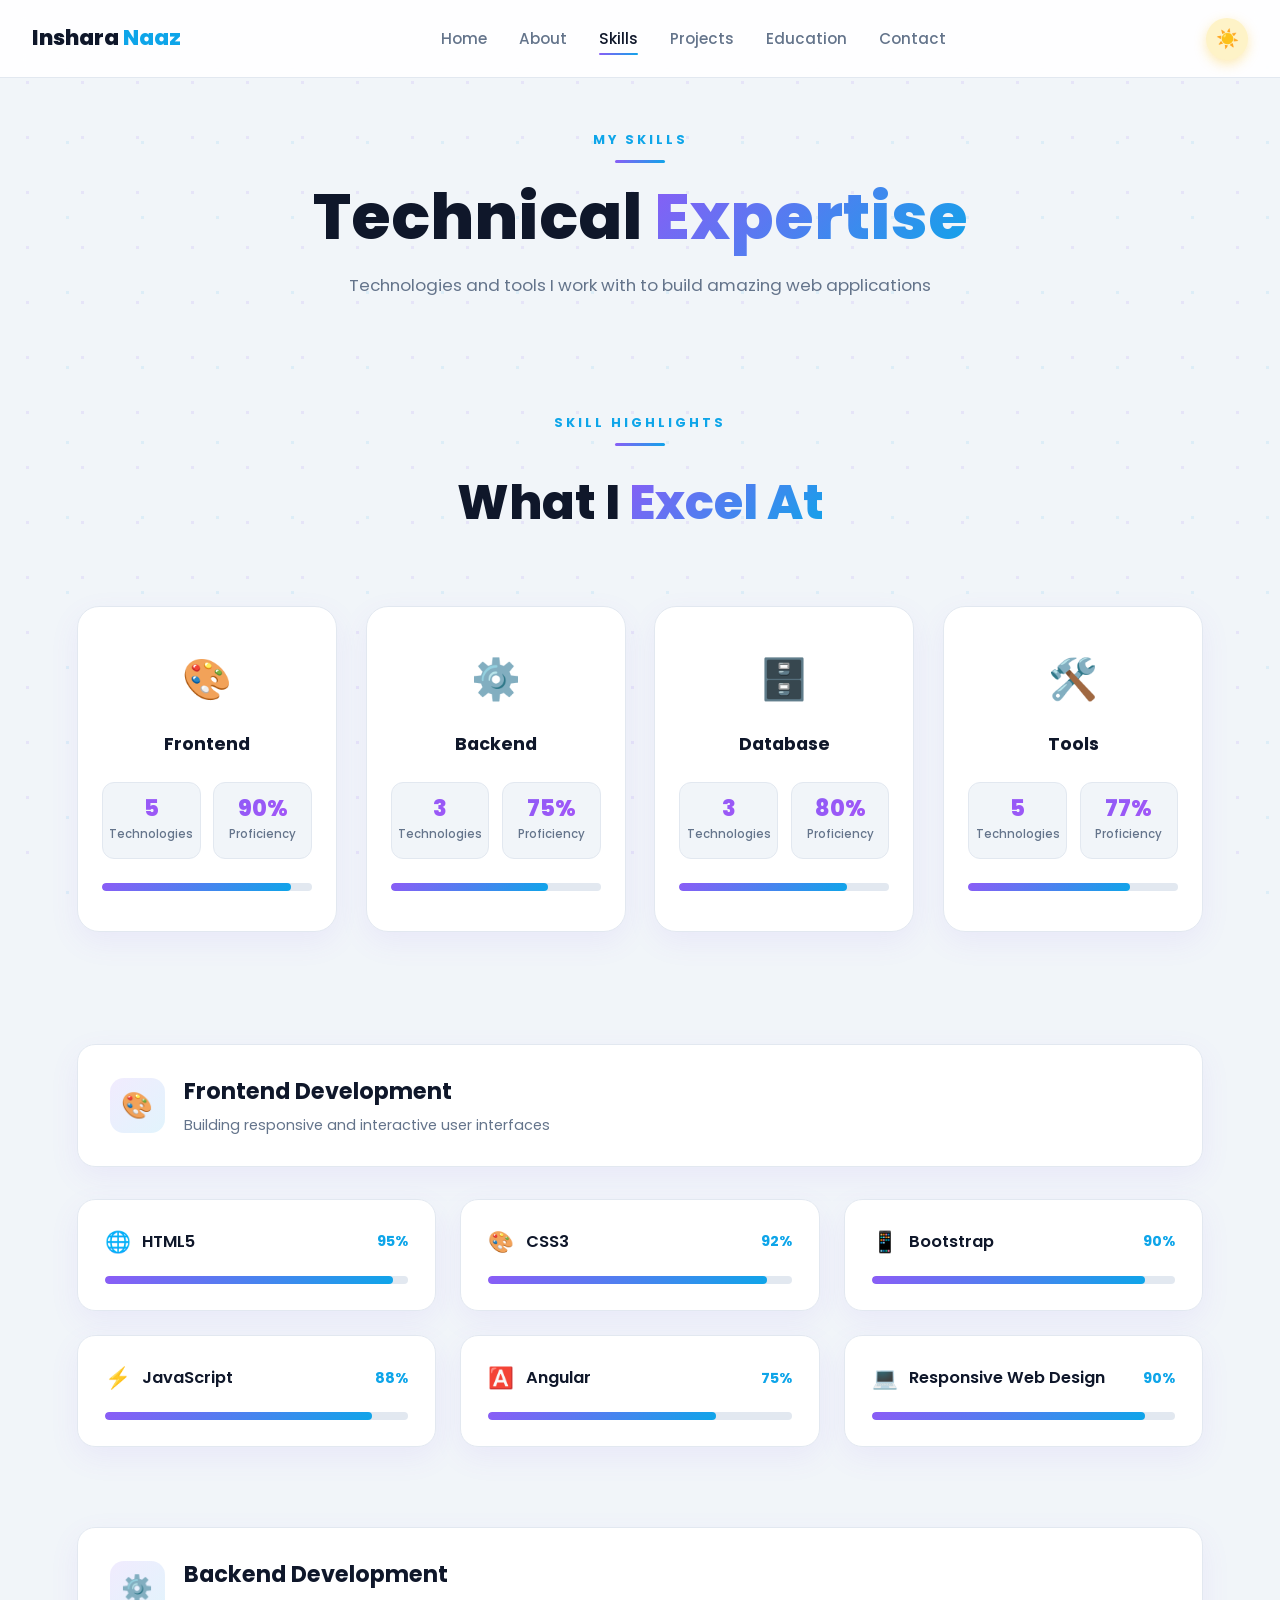
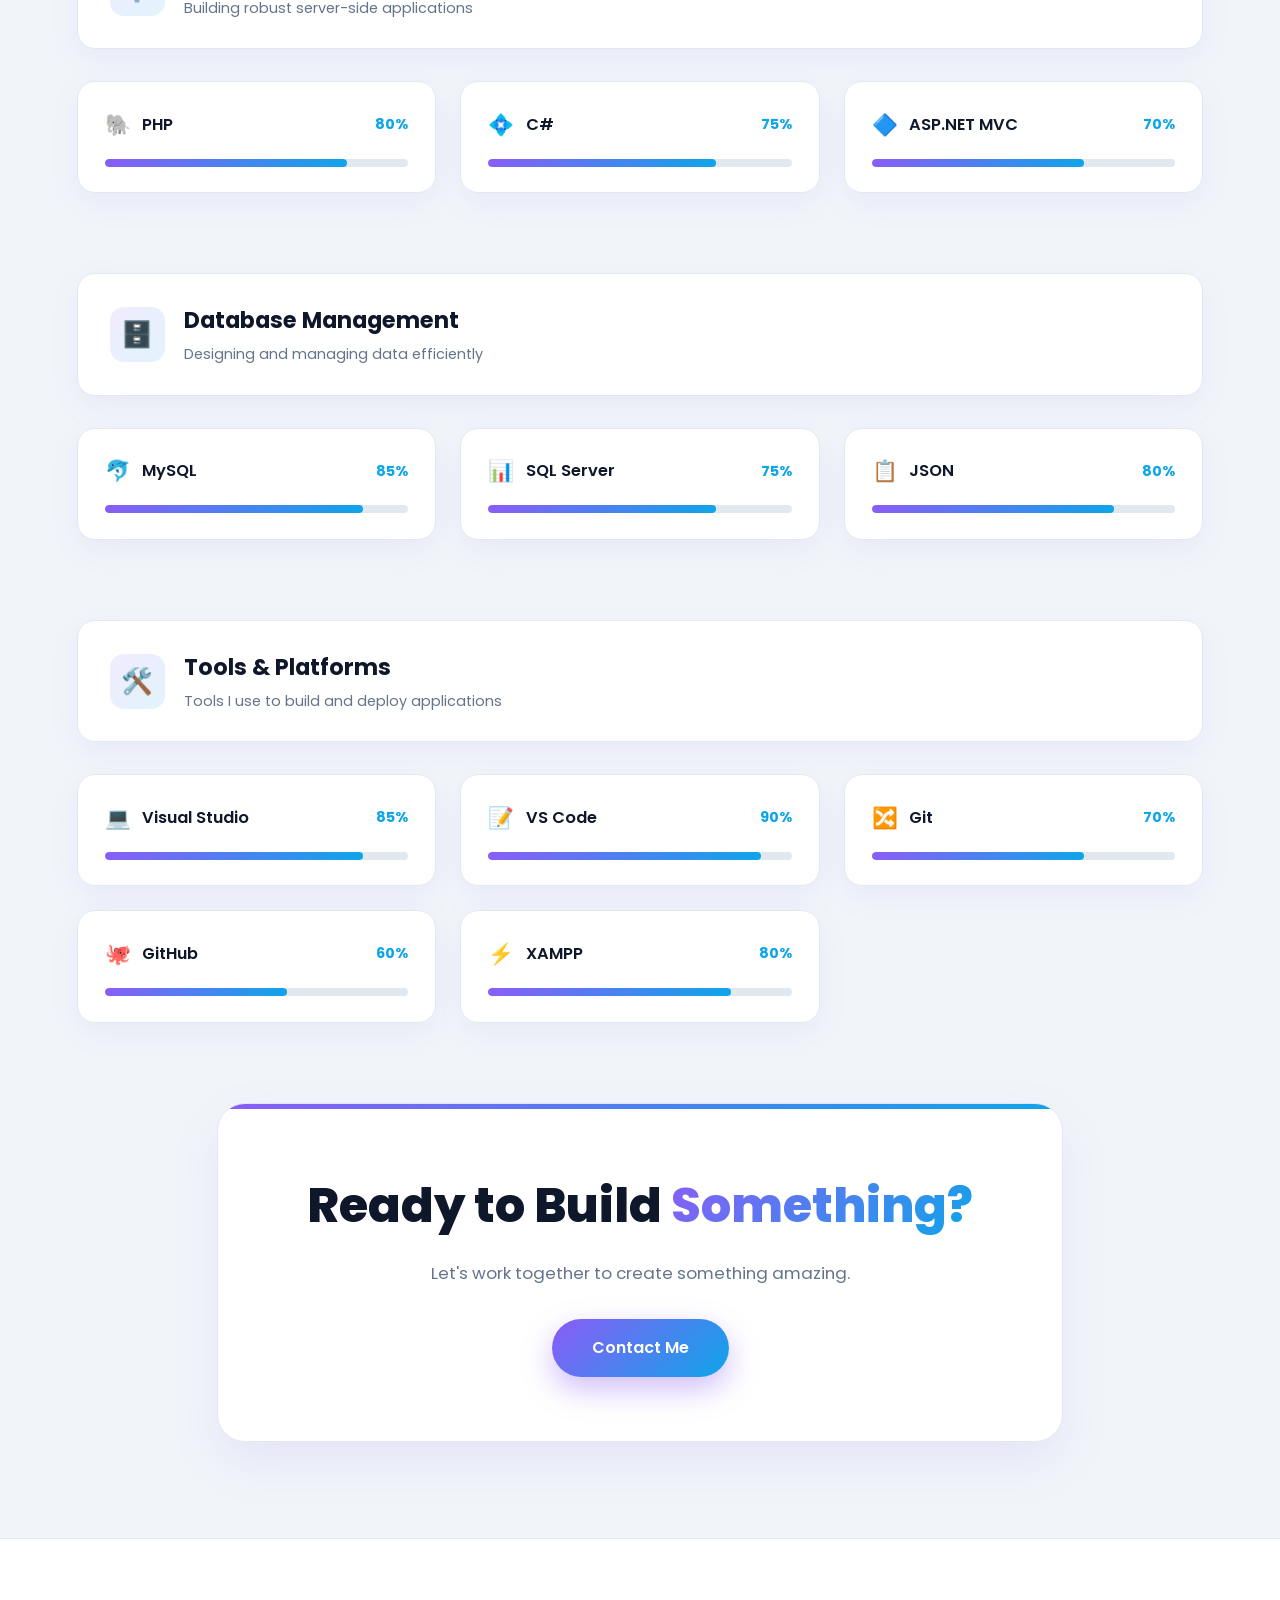
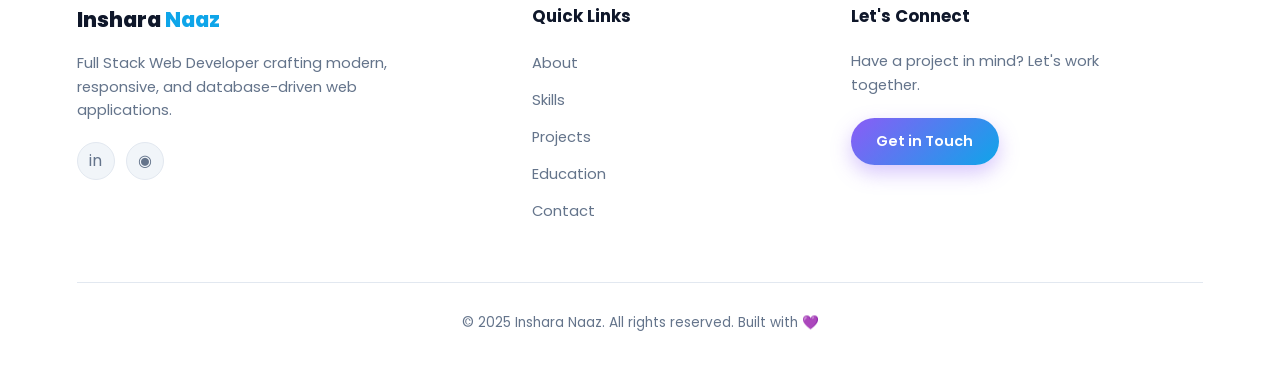
<file: skills.html>
<!DOCTYPE html>
<html lang="en">
<head>
<meta charset="UTF-8">
<meta name="viewport" content="width=device-width, initial-scale=1.0">
<title>Inshara Naaz | Skills</title>
<link href="https://fonts.googleapis.com/css2?family=Poppins:wght@300;400;500;600;700;800&display=swap" rel="stylesheet">
<link rel="stylesheet" href="style.css">
<style>
/* ============ SKILLS PAGE ============ */
.skills-hero {
  padding: 140px 6% 60px;
  text-align:center;
}
.skills-hero .tag {
  color: var(--primary); font-weight:700;
  font-size:.8rem; letter-spacing:3px; text-transform:uppercase;
}
.skills-hero .tag-line {
  width:50px; height:3px; background: var(--grad);
  margin:.6rem auto 1.2rem; border-radius:3px;
}
.skills-hero h1 {
  font-size: clamp(2.5rem,5vw,4rem); font-weight:800; line-height:1.1;
}
.skills-hero h1 span {
  background: linear-gradient(135deg, #8b5cf6 0%, #0ea5e9 100%);
  -webkit-background-clip:text; -webkit-text-fill-color:transparent;
}
.skills-hero p {
  color: var(--text-soft); max-width:620px;
  margin:1.2rem auto 0; font-size:1.05rem;
}

/* ============ WHAT I EXCEL AT ============ */
.excel {
  padding: 4rem 6% 5rem;
  max-width:1300px; margin:0 auto;
}
.excel-grid {
  display:grid; grid-template-columns: repeat(auto-fit, minmax(230px,1fr));
  gap:1.8rem;
}
.excel-card {
  background: var(--card); border:1px solid var(--border);
  border-radius:22px; padding:2.5rem 1.5rem; text-align:center;
  box-shadow: var(--shadow);
  transition: transform .4s, box-shadow .4s;
}
.excel-card:hover {
  transform: translateY(-10px);
  box-shadow: 0 25px 50px rgba(139,92,246,0.18);
}
.excel-icon {
  font-size:2.5rem; margin-bottom:1.2rem; display:block;
}
.excel-card h3 {
  font-size:1.1rem; font-weight:700; margin-bottom:1.5rem; color:var(--text);
}
.excel-stats {
  display:grid; grid-template-columns: 1fr 1fr;
  gap:.8rem; margin-bottom:1.5rem;
}
.excel-stat {
  background: var(--bg); border:1px solid var(--border);
  border-radius:12px; padding:.9rem .4rem;
}
.excel-stat .val {
  font-size:1.4rem; font-weight:800;
  background: linear-gradient(135deg, #8b5cf6 0%, #a855f7 100%);
  -webkit-background-clip:text; -webkit-text-fill-color:transparent;
  line-height:1;
}
.excel-stat .lbl {
  color: var(--text-soft); font-size:.72rem;
  margin-top:.35rem; font-weight:500;
}
.excel-bar {
  height:8px; background: var(--border); border-radius:50px; overflow:hidden;
}
.excel-bar span {
  display:block; height:100%; width:0;
  background: linear-gradient(135deg, #8b5cf6 0%, #0ea5e9 100%);
  border-radius:50px;
  transition: width 1.4s ease;
}

/* ============ SKILL CATEGORY ============ */
.skill-cat {
  padding: 2rem 6% 3rem;
  max-width:1300px; margin:0 auto;
}
.cat-header {
  background: var(--card); border:1px solid var(--border);
  border-radius:18px; padding:1.8rem 2rem;
  display:flex; align-items:center; gap:1.2rem;
  box-shadow: var(--shadow);
  margin-bottom:2rem;
}
.cat-header .cat-icon {
  width:55px; height:55px; border-radius:14px;
  display:flex; align-items:center; justify-content:center;
  font-size:1.6rem;
  background: linear-gradient(135deg, rgba(139,92,246,0.12) 0%, rgba(14,165,233,0.12) 100%);
  flex-shrink:0;
}
.cat-header h2 {
  font-size:1.4rem; font-weight:700; margin-bottom:.25rem;
}
.cat-header p {
  color: var(--text-soft); font-size:.9rem;
}

/* Skill cards row */
.skill-row {
  display:grid; grid-template-columns: repeat(auto-fit, minmax(280px,1fr));
  gap:1.5rem;
}
.skill-card {
  background: var(--card); border:1px solid var(--border);
  border-radius:18px; padding:1.6rem 1.7rem;
  box-shadow: var(--shadow);
  transition: transform .4s, box-shadow .4s;
}
.skill-card:hover {
  transform: translateY(-6px);
  box-shadow: 0 20px 45px rgba(139,92,246,0.15);
}
.skill-top {
  display:flex; align-items:center; justify-content:space-between;
  margin-bottom:1.1rem;
  gap:.6rem;
}
.skill-name {
  display:flex; align-items:center; gap:.7rem;
  font-weight:600; font-size:1.02rem; color:var(--text);
}
.skill-name .ic { font-size:1.3rem; }
.skill-pct {
  font-weight:700; font-size:.9rem; color: var(--primary);
  white-space:nowrap;
}
.skill-bar {
  height:8px; background: var(--border); border-radius:50px; overflow:hidden;
}
.skill-bar span {
  display:block; height:100%; width:0;
  background: linear-gradient(135deg, #8b5cf6 0%, #0ea5e9 100%);
  border-radius:50px;
  transition: width 1.4s ease;
}

/* ============ CTA ============ */
.cta {
  padding: 2rem 6% 6rem;
  max-width:1000px; margin:0 auto;
}
.cta-box {
  background: var(--card); border:1px solid var(--border);
  border-radius:28px; padding: 4rem 2rem; text-align:center;
  box-shadow: 0 20px 50px rgba(139,92,246,0.1);
  position:relative; overflow:hidden;
}
.cta-box::before {
  content:''; position:absolute; top:0; left:0; width:100%; height:5px;
  background: var(--grad);
}
.cta-box h2 {
  font-size: clamp(2rem,4.5vw,3rem); font-weight:800;
  margin-bottom:1rem;
}
.cta-box h2 span {
  background: linear-gradient(135deg, #8b5cf6 0%, #0ea5e9 100%);
  -webkit-background-clip:text; -webkit-text-fill-color:transparent;
}
.cta-box p {
  color: var(--text-soft); font-size:1.05rem;
  margin-bottom:2rem;
}
.cta-btn {
  display:inline-block;
  background: linear-gradient(135deg, #8b5cf6 0%, #0ea5e9 100%);
  color:white; padding:1rem 2.5rem;
  border-radius:50px; text-decoration:none;
  font-weight:600; font-size:1rem;
  box-shadow: 0 12px 30px rgba(139,92,246,0.4);
  transition:.3s;
}
.cta-btn:hover {
  transform:translateY(-4px);
  box-shadow:0 18px 40px rgba(139,92,246,0.55);
}

/* ============================================
   RESPONSIVE — SKILLS PAGE
   ============================================ */

/* ===== LARGE DESKTOP (1440px+) ===== */
@media (min-width: 1440px) {
  .excel, .skill-cat { max-width:1400px; }
}

/* ===== SMALL LAPTOP (1025px - 1439px) ===== */
@media (max-width: 1439px) {
  .skills-hero { padding: 130px 5% 50px; }
}

/* ===== TABLET LANDSCAPE (769px - 1024px) ===== */
@media (max-width: 1024px) {
  .skills-hero { padding: 120px 5% 50px; }
  .excel { padding: 3.5rem 5% 4rem; }
  .skill-cat { padding: 1.5rem 5% 2.5rem; }
  .skill-row {
    grid-template-columns: repeat(auto-fit, minmax(250px,1fr));
    gap:1.2rem;
  }
  .excel-grid { gap:1.4rem; }
}

/* ===== TABLET PORTRAIT (601px - 768px) ===== */
@media (max-width: 768px) {
  .skills-hero { padding: 110px 5% 40px; }
  .skills-hero p { font-size:.98rem; }
  
  .excel { padding: 3rem 5% 3rem; }
  .excel-grid {
    grid-template-columns: repeat(2, 1fr);
    gap:1.2rem;
  }
  .excel-card { padding:2rem 1.2rem; border-radius:18px; }
  .excel-icon { font-size:2.2rem; margin-bottom:1rem; }
  .excel-card h3 { font-size:1rem; margin-bottom:1.2rem; }
  
  .skill-cat { padding: 1.5rem 5% 2rem; }
  .cat-header {
    padding:1.4rem 1.3rem;
    gap:1rem;
    margin-bottom:1.5rem;
    border-radius:16px;
  }
  .cat-header .cat-icon {
    width:48px; height:48px;
    font-size:1.4rem;
    border-radius:12px;
  }
  .cat-header h2 { font-size:1.2rem; }
  .cat-header p { font-size:.85rem; }
  
  .skill-row {
    grid-template-columns: 1fr;
    gap:1rem;
  }
  .skill-card { padding:1.4rem 1.4rem; border-radius:16px; }
  .skill-name { font-size:.98rem; }
  .skill-name .ic { font-size:1.2rem; }
  
  .cta { padding: 1rem 5% 4rem; }
  .cta-box { padding:3rem 1.5rem; border-radius:22px; }
}

/* ===== MOBILE LANDSCAPE (481px - 600px) ===== */
@media (max-width: 600px) {
  .skills-hero { padding: 100px 5% 35px; }
  .skills-hero h1 { font-size: clamp(1.9rem, 7vw, 2.3rem); }
  .skills-hero p { font-size:.92rem; }
  
  .excel { padding: 2.5rem 5% 2.5rem; }
  .excel-grid { gap:1rem; }
  .excel-card { padding:1.7rem 1rem; }
  .excel-icon { font-size:2rem; }
  .excel-card h3 { font-size:.95rem; margin-bottom:1rem; }
  .excel-stat { padding:.75rem .3rem; }
  .excel-stat .val { font-size:1.25rem; }
  .excel-stat .lbl { font-size:.68rem; }
  
  .skill-cat { padding: 1.2rem 5% 1.8rem; }
  .cat-header { padding:1.2rem 1.1rem; gap:.85rem; }
  .cat-header .cat-icon { width:44px; height:44px; font-size:1.3rem; }
  .cat-header h2 { font-size:1.1rem; }
  .cat-header p { font-size:.8rem; }
  
  .skill-card { padding:1.3rem 1.2rem; }
  .skill-name { font-size:.94rem; }
  .skill-pct { font-size:.85rem; }
  
  .cta-box h2 { font-size:1.6rem; }
  .cta-box p { font-size:.95rem; }
  .cta-btn { padding:.9rem 2rem; font-size:.92rem; }
}

/* ===== MOBILE (320px - 480px) ===== */
@media (max-width: 480px) {
  .skills-hero { padding: 95px 5% 30px; }
  .skills-hero .tag { font-size:.72rem; letter-spacing:2px; }
  .skills-hero h1 { font-size:1.7rem; }
  .skills-hero p { font-size:.88rem; margin-top:1rem; }
  
  .excel { padding: 2rem 5% 2rem; }
  .excel-grid {
    grid-template-columns: 1fr;
    gap:.9rem;
  }
  .excel-card { padding:1.6rem 1.1rem; border-radius:16px; }
  .excel-icon { font-size:1.9rem; margin-bottom:.9rem; }
  .excel-card h3 { font-size:.95rem; margin-bottom:1rem; }
  .excel-stats { gap:.6rem; margin-bottom:1.2rem; }
  .excel-stat { padding:.7rem .3rem; border-radius:10px; }
  .excel-stat .val { font-size:1.15rem; }
  .excel-stat .lbl { font-size:.65rem; }
  
  .skill-cat { padding: 1rem 5% 1.5rem; }
  .cat-header {
    padding:1.1rem 1rem;
    gap:.75rem;
    border-radius:14px;
    margin-bottom:1.2rem;
  }
  .cat-header .cat-icon {
    width:42px; height:42px;
    font-size:1.2rem;
    border-radius:10px;
  }
  .cat-header h2 { font-size:1rem; }
  .cat-header p { font-size:.75rem; line-height:1.4; }
  
  .skill-row { gap:.85rem; }
  .skill-card { padding:1.2rem 1.1rem; border-radius:14px; }
  .skill-top { margin-bottom:.9rem; }
  .skill-name { font-size:.9rem; gap:.5rem; }
  .skill-name .ic { font-size:1.1rem; }
  .skill-pct { font-size:.82rem; }
  .skill-bar { height:7px; }
  
  .cta { padding: 1rem 5% 3rem; }
  .cta-box { padding:2.5rem 1.3rem; border-radius:20px; }
  .cta-box h2 { font-size:1.4rem; }
  .cta-box p { font-size:.88rem; margin-bottom:1.5rem; }
  .cta-btn { padding:.85rem 1.8rem; font-size:.88rem; }
}

/* ===== VERY SMALL (up to 360px) ===== */
@media (max-width: 360px) {
  .skills-hero h1 { font-size:1.5rem; }
  .skills-hero p { font-size:.82rem; }
  
  .excel-card { padding:1.4rem 1rem; }
  .excel-icon { font-size:1.7rem; }
  .excel-stat .val { font-size:1.05rem; }
  
  .cat-header { padding:1rem .9rem; gap:.65rem; }
  .cat-header .cat-icon { width:38px; height:38px; font-size:1.1rem; }
  .cat-header h2 { font-size:.95rem; }
  .cat-header p { font-size:.72rem; }
  
  .skill-card { padding:1.1rem 1rem; }
  .skill-name { font-size:.85rem; }
  .skill-pct { font-size:.78rem; }
  
  .cta-box h2 { font-size:1.25rem; }
  .cta-btn { padding:.8rem 1.5rem; font-size:.85rem; }
}

/* ===== TOUCH DEVICES ===== */
@media (hover: none) and (pointer: coarse) {
  .excel-card:hover,
  .skill-card:hover {
    transform:none;
  }
  .cta-btn:hover {
    transform:none;
  }
}
</style>
</head>
<body>

<!-- ===== NAVBAR ===== -->
<nav>
  <div class="logo">Inshara <span>Naaz</span></div>
  <ul class="nav-links" id="navLinks">
    <li><a href="index.html">Home</a></li>
    <li><a href="about.html">About</a></li>
    <li><a href="skills.html" class="active">Skills</a></li>
    <li><a href="projects.html">Projects</a></li>
    <li><a href="education.html">Education</a></li>
    <li><a href="contact.html">Contact</a></li>
  </ul>
  <button class="nav-toggle" id="navToggle" aria-label="Menu">
    <span></span>
    <span></span>
    <span></span>
  </button>
  <button class="theme-toggle" id="themeToggle">☀️</button>
</nav>
<div class="nav-overlay" id="navOverlay"></div>

<!-- ===== HERO ===== -->
<header class="skills-hero">
  <div class="tag reveal">My Skills</div>
  <div class="tag-line reveal"></div>
  <h1 class="reveal">Technical <span>Expertise</span></h1>
  <p class="reveal">Technologies and tools I work with to build amazing web applications</p>
</header>

<!-- ===== WHAT I EXCEL AT ===== -->
<section class="excel">
  <div class="sec-head reveal">
    <div class="tag">Skill Highlights</div>
    <div class="tag-line"></div>
    <h2>What I <span>Excel At</span></h2>
  </div>

  <div class="excel-grid">
    <div class="excel-card reveal">
      <span class="excel-icon">🎨</span>
      <h3>Frontend</h3>
      <div class="excel-stats">
        <div class="excel-stat"><div class="val">5</div><div class="lbl">Technologies</div></div>
        <div class="excel-stat"><div class="val">90%</div><div class="lbl">Proficiency</div></div>
      </div>
      <div class="excel-bar"><span data-width="90%"></span></div>
    </div>

    <div class="excel-card reveal">
      <span class="excel-icon">⚙️</span>
      <h3>Backend</h3>
      <div class="excel-stats">
        <div class="excel-stat"><div class="val">3</div><div class="lbl">Technologies</div></div>
        <div class="excel-stat"><div class="val">75%</div><div class="lbl">Proficiency</div></div>
      </div>
      <div class="excel-bar"><span data-width="75%"></span></div>
    </div>

    <div class="excel-card reveal">
      <span class="excel-icon">🗄️</span>
      <h3>Database</h3>
      <div class="excel-stats">
        <div class="excel-stat"><div class="val">3</div><div class="lbl">Technologies</div></div>
        <div class="excel-stat"><div class="val">80%</div><div class="lbl">Proficiency</div></div>
      </div>
      <div class="excel-bar"><span data-width="80%"></span></div>
    </div>

    <div class="excel-card reveal">
      <span class="excel-icon">🛠️</span>
      <h3>Tools</h3>
      <div class="excel-stats">
        <div class="excel-stat"><div class="val">5</div><div class="lbl">Technologies</div></div>
        <div class="excel-stat"><div class="val">77%</div><div class="lbl">Proficiency</div></div>
      </div>
      <div class="excel-bar"><span data-width="77%"></span></div>
    </div>
  </div>
</section>

<!-- ===== FRONTEND DEVELOPMENT ===== -->
<section class="skill-cat">
  <div class="cat-header reveal">
    <div class="cat-icon">🎨</div>
    <div>
      <h2>Frontend Development</h2>
      <p>Building responsive and interactive user interfaces</p>
    </div>
  </div>

  <div class="skill-row">
    <div class="skill-card reveal">
      <div class="skill-top">
        <div class="skill-name"><span class="ic">🌐</span> HTML5</div>
        <div class="skill-pct">95%</div>
      </div>
      <div class="skill-bar"><span data-width="95%"></span></div>
    </div>

    <div class="skill-card reveal">
      <div class="skill-top">
        <div class="skill-name"><span class="ic">🎨</span> CSS3</div>
        <div class="skill-pct">92%</div>
      </div>
      <div class="skill-bar"><span data-width="92%"></span></div>
    </div>

    <div class="skill-card reveal">
      <div class="skill-top">
        <div class="skill-name"><span class="ic">📱</span> Bootstrap</div>
        <div class="skill-pct">90%</div>
      </div>
      <div class="skill-bar"><span data-width="90%"></span></div>
    </div>

    <div class="skill-card reveal">
      <div class="skill-top">
        <div class="skill-name"><span class="ic">⚡</span> JavaScript</div>
        <div class="skill-pct">88%</div>
      </div>
      <div class="skill-bar"><span data-width="88%"></span></div>
    </div>

    <div class="skill-card reveal">
      <div class="skill-top">
        <div class="skill-name"><span class="ic">🅰️</span> Angular</div>
        <div class="skill-pct">75%</div>
      </div>
      <div class="skill-bar"><span data-width="75%"></span></div>
    </div>

    <div class="skill-card reveal">
      <div class="skill-top">
        <div class="skill-name"><span class="ic">💻</span> Responsive Web Design</div>
        <div class="skill-pct">90%</div>
      </div>
      <div class="skill-bar"><span data-width="90%"></span></div>
    </div>
  </div>
</section>

<!-- ===== BACKEND DEVELOPMENT ===== -->
<section class="skill-cat">
  <div class="cat-header reveal">
    <div class="cat-icon">⚙️</div>
    <div>
      <h2>Backend Development</h2>
      <p>Building robust server-side applications</p>
    </div>
  </div>

  <div class="skill-row">
    <div class="skill-card reveal">
      <div class="skill-top">
        <div class="skill-name"><span class="ic">🐘</span> PHP</div>
        <div class="skill-pct">80%</div>
      </div>
      <div class="skill-bar"><span data-width="80%"></span></div>
    </div>

    <div class="skill-card reveal">
      <div class="skill-top">
        <div class="skill-name"><span class="ic">💠</span> C#</div>
        <div class="skill-pct">75%</div>
      </div>
      <div class="skill-bar"><span data-width="75%"></span></div>
    </div>

    <div class="skill-card reveal">
      <div class="skill-top">
        <div class="skill-name"><span class="ic">🔷</span> ASP.NET MVC</div>
        <div class="skill-pct">70%</div>
      </div>
      <div class="skill-bar"><span data-width="70%"></span></div>
    </div>
  </div>
</section>

<!-- ===== DATABASE MANAGEMENT ===== -->
<section class="skill-cat">
  <div class="cat-header reveal">
    <div class="cat-icon">🗄️</div>
    <div>
      <h2>Database Management</h2>
      <p>Designing and managing data efficiently</p>
    </div>
  </div>

  <div class="skill-row">
    <div class="skill-card reveal">
      <div class="skill-top">
        <div class="skill-name"><span class="ic">🐬</span> MySQL</div>
        <div class="skill-pct">85%</div>
      </div>
      <div class="skill-bar"><span data-width="85%"></span></div>
    </div>

    <div class="skill-card reveal">
      <div class="skill-top">
        <div class="skill-name"><span class="ic">📊</span> SQL Server</div>
        <div class="skill-pct">75%</div>
      </div>
      <div class="skill-bar"><span data-width="75%"></span></div>
    </div>

    <div class="skill-card reveal">
      <div class="skill-top">
        <div class="skill-name"><span class="ic">📋</span> JSON</div>
        <div class="skill-pct">80%</div>
      </div>
      <div class="skill-bar"><span data-width="80%"></span></div>
    </div>
  </div>
</section>

<!-- ===== TOOLS & PLATFORMS ===== -->
<section class="skill-cat">
  <div class="cat-header reveal">
    <div class="cat-icon">🛠️</div>
    <div>
      <h2>Tools &amp; Platforms</h2>
      <p>Tools I use to build and deploy applications</p>
    </div>
  </div>

  <div class="skill-row">
    <div class="skill-card reveal">
      <div class="skill-top">
        <div class="skill-name"><span class="ic">💻</span> Visual Studio</div>
        <div class="skill-pct">85%</div>
      </div>
      <div class="skill-bar"><span data-width="85%"></span></div>
    </div>

    <div class="skill-card reveal">
      <div class="skill-top">
        <div class="skill-name"><span class="ic">📝</span> VS Code</div>
        <div class="skill-pct">90%</div>
      </div>
      <div class="skill-bar"><span data-width="90%"></span></div>
    </div>

    <div class="skill-card reveal">
      <div class="skill-top">
        <div class="skill-name"><span class="ic">🔀</span> Git</div>
        <div class="skill-pct">70%</div>
      </div>
      <div class="skill-bar"><span data-width="70%"></span></div>
    </div>

    <div class="skill-card reveal">
      <div class="skill-top">
        <div class="skill-name"><span class="ic">🐙</span> GitHub</div>
        <div class="skill-pct">60%</div>
      </div>
      <div class="skill-bar"><span data-width="60%"></span></div>
    </div>

    <div class="skill-card reveal">
      <div class="skill-top">
        <div class="skill-name"><span class="ic">⚡</span> XAMPP</div>
        <div class="skill-pct">80%</div>
      </div>
      <div class="skill-bar"><span data-width="80%"></span></div>
    </div>
  </div>
</section>

<!-- ===== CTA ===== -->
<section class="cta">
  <div class="cta-box reveal">
    <h2>Ready to Build <span>Something?</span></h2>
    <p>Let's work together to create something amazing.</p>
    <a href="contact.html" class="cta-btn">Contact Me</a>
  </div>
</section>

<!-- ===== FOOTER ===== -->
<footer>
  <div class="footer-wrap">
    <div class="f-col">
      <div class="f-logo">Inshara <span>Naaz</span></div>
      <p>Full Stack Web Developer crafting modern, responsive, and database-driven web applications.</p>
      <div class="f-socials">
        <a href="#" title="LinkedIn">in</a>
        <a href="#" title="Instagram">◉</a>
      </div>
    </div>
    <div class="f-col">
      <h4>Quick Links</h4>
      <ul class="f-links">
        <li><a href="about.html">About</a></li>
        <li><a href="skills.html">Skills</a></li>
        <li><a href="projects.html">Projects</a></li>
        <li><a href="education.html">Education</a></li>
        <li><a href="contact.html">Contact</a></li>
      </ul>
    </div>
    <div class="f-col">
      <h4>Let's Connect</h4>
      <p class="connect-text">Have a project in mind? Let's work together.</p>
      <a href="contact.html" class="f-btn">Get in Touch</a>
    </div>
  </div>
  <div class="footer-bottom">
    © 2025 Inshara Naaz. All rights reserved. Built with 💜
  </div>
</footer>

<button class="scroll-top">↑</button>

<script src="script.js"></script>
<script>
  /* ===== SKILLS PAGE: progress bar animation ===== */
  const skillBars = document.querySelectorAll('.skill-bar span, .excel-bar span');
  const skillObs = new IntersectionObserver((entries) => {
    entries.forEach(e => {
      if (e.isIntersecting) {
        e.target.style.width = e.target.dataset.width;
        skillObs.unobserve(e.target);
      }
    });
  }, { threshold: 0.4 });
  skillBars.forEach(b => skillObs.observe(b));
</script>
</body>
</html>
</file>
<file: style.css>
/* ============================================
   ROOT & THEME
   ============================================ */
:root {
  --primary: #0ea5e9;
  --secondary: #14b8a6;
  --purple: #8b5cf6;
  --purple-2: #a855f7;
  --bg: #f1f5f9;
  --bg-alt: #ffffff;
  --text: #0f172a;
  --text-soft: #64748b;
  --card: #ffffff;
  --border: #e2e8f0;
  --shadow: 0 10px 30px rgba(139,92,246,0.08);
  --grad: linear-gradient(135deg, #8b5cf6 0%, #0ea5e9 100%);
}
[data-theme="dark"] {
  --bg: #0b1120;
  --bg-alt: #111827;
  --text: #f1f5f9;
  --text-soft: #94a3b8;
  --card: #1e293b;
  --border: #334155;
  --shadow: 0 10px 30px rgba(0,0,0,0.4);
}

* { margin:0; padding:0; box-sizing:border-box; }
html { 
  scroll-behavior:smooth;
  -webkit-text-size-adjust: 100%;
}
body {
  font-family:'Poppins', sans-serif;
  background: var(--bg);
  color: var(--text);
  line-height:1.6;
  overflow-x:hidden;
  max-width:100vw;
}

/* ============ BACKGROUND DOTS ============ */
body::before {
  content:'';
  position:fixed; inset:0; z-index:-1; pointer-events:none;
  background-image:
    radial-gradient(circle, rgba(139,92,246,0.18) 1.5px, transparent 1.5px),
    radial-gradient(circle, rgba(14,165,233,0.15) 1.5px, transparent 1.5px);
  background-size: 55px 55px, 75px 75px;
  background-position: 0 0, 30px 30px;
  opacity:.6;
}

/* ============ NAVBAR ============ */
nav {
  position:fixed; top:0; left:0; width:100%;
  background: rgba(255,255,255,0.9);
  backdrop-filter: blur(12px);
  -webkit-backdrop-filter: blur(12px);
  border-bottom:1px solid var(--border);
  z-index:1000;
  padding: 1.1rem 4rem;
  display:flex; justify-content:space-between; align-items:center;
  gap:1rem;
}
[data-theme="dark"] nav { background: rgba(11,17,32,0.9); }
.logo { 
  font-weight:800; font-size:1.35rem; color: var(--text);
  white-space:nowrap; flex-shrink:0;
}
.logo span { color: var(--primary); }
.nav-links { 
  display:flex; gap:2rem; list-style:none; align-items:center;
}
.nav-links a {
  text-decoration:none; color:var(--text-soft); font-weight:500;
  font-size:.95rem; position:relative; padding-bottom:6px; transition:.2s;
}
.nav-links a:hover { color: var(--text); }
.nav-links a.active { color: var(--text); }
.nav-links a.active::after {
  content:''; position:absolute; bottom:0; left:0; width:100%; height:2px;
  background: var(--grad);
  border-radius:2px;
}
.theme-toggle {
  background: #fef3c7; border:none;
  width:42px; height:42px; border-radius:50%;
  display:flex; align-items:center; justify-content:center;
  cursor:pointer; font-size:1.15rem;
  box-shadow: 0 4px 12px rgba(251,191,36,0.35);
  transition:.3s;
  flex-shrink:0;
}
[data-theme="dark"] .theme-toggle { background:#334155; box-shadow:none; }
.theme-toggle:hover { transform: rotate(20deg) scale(1.05); }

/* Hamburger Menu (Mobile only) */
.nav-toggle {
  display:none;
  background:transparent; border:none; cursor:pointer;
  width:42px; height:42px;
  flex-direction:column; justify-content:center; align-items:center;
  gap:5px; padding:8px; border-radius:8px;
  flex-shrink:0;
}
.nav-toggle span {
  display:block; width:24px; height:2px;
  background:var(--text); border-radius:2px; transition:.3s;
}
.nav-toggle.open span:nth-child(1) {
  transform: translateY(7px) rotate(45deg);
}
.nav-toggle.open span:nth-child(2) { opacity:0; }
.nav-toggle.open span:nth-child(3) {
  transform: translateY(-7px) rotate(-45deg);
}

/* Nav Overlay */
.nav-overlay {
  display:none;
  position:fixed; inset:0;
  background:rgba(0,0,0,0.5);
  z-index:998; opacity:0; transition:opacity .3s;
}
.nav-overlay.open {
  display:block; opacity:1;
}

/* ============ HERO ============ */
.hero {
  padding: 130px 6% 80px;
  min-height:100vh;
  display:flex; align-items:center;
}
.hero-wrap {
  display:grid; grid-template-columns: 1.15fr 1fr;
  gap:5rem; align-items:center;
  max-width:1300px; margin:0 auto; width:100%;
}
.badge {
  display:inline-flex; align-items:center; gap:.5rem;
  background: rgba(14,165,233,0.08); color: var(--primary);
  padding:.5rem 1.2rem; border-radius:50px; font-size:.85rem; font-weight:500;
  margin-bottom:1.8rem; border:1px solid rgba(14,165,233,0.2);
}
.badge .dot {
  width:8px; height:8px; background:var(--primary); border-radius:50%;
  animation:pulse 1.5s infinite;
}
@keyframes pulse { 
  0%,100%{opacity:1;transform:scale(1);} 
  50%{opacity:.5;transform:scale(1.3);} 
}

.hero h1 {
  font-size: clamp(2.5rem, 5vw, 4rem);
  font-weight:800; line-height:1.1; margin-bottom:.3rem;
  color: var(--text);
}
.hero h1 .name {
  background: linear-gradient(135deg, #8b5cf6 0%, #0ea5e9 50%, #14b8a6 100%);
  -webkit-background-clip:text; -webkit-text-fill-color:transparent;
  background-clip:text;
}
.hero h2.role {
  font-size: clamp(2.2rem, 5vw, 3.8rem);
  font-weight:800; line-height:1.1; margin-bottom:1.8rem;
  background: linear-gradient(135deg, #8b5cf6 0%, #0ea5e9 100%);
  -webkit-background-clip:text; -webkit-text-fill-color:transparent;
  background-clip:text;
  min-height: 1.2em;
}
.typed { 
  border-right:3px solid var(--purple); padding-right:6px; 
}

.hero p.intro {
  color: var(--text-soft); font-size:1.05rem;
  max-width:560px; margin-bottom:2rem; line-height:1.75;
}
.hero-btns { 
  display:flex; gap:1rem; flex-wrap:wrap; margin-bottom:2rem; 
}
.btn {
  padding:.85rem 1.8rem; border-radius:50px; font-weight:600; font-size:.95rem;
  text-decoration:none; cursor:pointer; border:none; transition:.3s;
  display:inline-flex; align-items:center; gap:.5rem;
  white-space:nowrap; min-height:48px; justify-content:center;
}
.btn-primary {
  background: linear-gradient(135deg, #8b5cf6 0%, #0ea5e9 100%);
  color:white; box-shadow: 0 10px 25px rgba(139,92,246,0.35);
}
.btn-primary:hover { 
  transform:translateY(-3px); 
  box-shadow:0 15px 35px rgba(139,92,246,0.5); 
}
.btn-outline {
  background:transparent; border:2px solid var(--border); color:var(--text);
}
.btn-outline:hover { 
  border-color: var(--primary); color: var(--primary); 
}

/* Social icons */
.hero-socials { display:flex; gap:.8rem; flex-wrap:wrap; }
.hero-socials a {
  width:44px; height:44px; border-radius:50%;
  background: var(--card); border:1px solid var(--border);
  display:flex; align-items:center; justify-content:center;
  font-size:1.1rem; text-decoration:none; color: var(--text-soft);
  transition:.3s;
}
.hero-socials a:hover {
  background: var(--grad); color:white; transform:translateY(-3px);
  border-color:transparent;
}

/* ============ HERO IMAGE ============ */
.hero-right {
  position:relative; display:flex; align-items:center; justify-content:center;
  min-height: 520px;
}
.hero-blob {
  position:absolute; width:430px; height:430px; border-radius:50%;
  background: linear-gradient(135deg, #8b5cf6 0%, #0ea5e9 100%);
  filter: blur(70px); opacity:.45; z-index:0;
  animation: float 6s ease-in-out infinite;
}
@keyframes float { 
  0%,100%{transform:translateY(0);} 
  50%{transform:translateY(-25px);} 
}

.hero-img-wrap {
  position:relative;
  width:380px; height:470px;
  border-radius:24px;
  overflow:hidden; z-index:2;
  background: linear-gradient(135deg, #0f172a 0%, #1e1b4b 100%);
  box-shadow:
    0 30px 60px rgba(139,92,246,0.35),
    0 0 0 10px rgba(255,255,255,0.6),
    0 0 0 20px rgba(255,255,255,0.3);
}
[data-theme="dark"] .hero-img-wrap {
  box-shadow:
    0 30px 60px rgba(139,92,246,0.5),
    0 0 0 10px rgba(30,41,59,0.9),
    0 0 0 20px rgba(30,41,59,0.5);
}
.hero-img-wrap img { 
  width:100%; height:100%; object-fit:cover; display:block; 
}
.hero-img-wrap .placeholder {
  width:100%; height:100%; 
  display:flex; align-items:center; justify-content:center;
  font-size:6rem; color:white;
}

/* ============ STATS BAR ============ */
.stats-bar {
  background: var(--bg-alt);
  padding: 5rem 6%;
  border-top:1px solid var(--border);
  border-bottom:1px solid var(--border);
}
.stats-inner {
  max-width:1100px; margin:0 auto;
  display:grid; grid-template-columns: repeat(3,1fr);
  gap:2rem; text-align:center;
}
.stat-item .num {
  font-size: clamp(2.5rem, 5vw, 3.5rem);
  font-weight:800;
  background: linear-gradient(135deg, #8b5cf6 0%, #a855f7 100%);
  -webkit-background-clip:text; -webkit-text-fill-color:transparent;
  background-clip:text;
  line-height:1;
}
.stat-item .lbl {
  color: var(--text-soft); font-size:1rem;
  margin-top:.6rem; font-weight:500;
}

/* ============ EXPERTISE ============ */
.expertise {
  padding: 6rem 6%;
  max-width:1300px; margin:0 auto;
}
.sec-head { text-align:center; margin-bottom:4rem; }
.sec-head .tag {
  color: var(--primary); font-weight:700;
  font-size:.8rem; letter-spacing:3px; text-transform:uppercase;
}
.sec-head .tag-line {
  width:50px; height:3px; background: var(--grad);
  margin:.6rem auto 1.2rem; border-radius:3px;
}
.sec-head h2 {
  font-size: clamp(2rem,4vw,3rem); font-weight:800;
}
.sec-head h2 span {
  background: linear-gradient(135deg, #8b5cf6 0%, #0ea5e9 100%);
  -webkit-background-clip:text; -webkit-text-fill-color:transparent;
  background-clip:text;
}
.sec-head p {
  color: var(--text-soft); max-width:600px;
  margin:1.2rem auto 0; font-size:1.02rem;
}

.exp-grid {
  display:grid;
  grid-template-columns: repeat(auto-fit, minmax(240px,1fr));
  gap:1.8rem;
}
.exp-card {
  background: var(--card);
  border:1px solid var(--border);
  border-radius:20px;
  padding:2.5rem 1.5rem;
  text-align:center;
  box-shadow: var(--shadow);
  transition: transform .4s ease, box-shadow .4s ease;
}
.exp-card:hover {
  transform: translateY(-10px);
  box-shadow: 0 25px 50px rgba(139,92,246,0.18);
}
.exp-icon {
  width:70px; height:70px; margin:0 auto 1.5rem;
  border-radius:18px;
  display:flex; align-items:center; justify-content:center;
  font-size:2rem;
  background: linear-gradient(135deg, rgba(139,92,246,0.15) 0%, rgba(14,165,233,0.15) 100%);
  transition:.4s;
}
.exp-card:hover .exp-icon {
  background: var(--grad);
  transform: rotate(-8deg) scale(1.1);
  filter: brightness(1.5);
}
.exp-card h3 { 
  font-size:1.15rem; font-weight:700; margin-bottom:.8rem; color:var(--text); 
}
.exp-card p { 
  color: var(--text-soft); font-size:.92rem; line-height:1.65; 
}

/* ============ QUOTE ============ */
.quote-sec {
  padding: 5rem 6%;
  background: var(--bg-alt);
  border-top:1px solid var(--border);
  border-bottom:1px solid var(--border);
}
.quote-box {
  max-width:750px; margin:0 auto;
  background: var(--card);
  border:1px solid var(--border);
  border-radius:24px;
  padding: 3.5rem 3rem;
  text-align:center;
  box-shadow: 0 15px 40px rgba(139,92,246,0.1);
  position:relative;
  overflow:hidden;
}
.quote-box::before {
  content:''; position:absolute; top:0; left:0; width:100%; height:5px;
  background: var(--grad);
}
.quote-box p {
  font-size: clamp(1.1rem, 2.5vw, 1.35rem);
  font-style: italic; font-weight:500;
  color: var(--text); line-height:1.7;
  margin-bottom:1.5rem;
}
.quote-box .author {
  color: var(--text-soft); font-size:.95rem; font-weight:500;
}

/* ============ FOOTER ============ */
footer {
  background: var(--bg-alt);
  padding: 4rem 6% 2rem;
  border-top:1px solid var(--border);
}
.footer-wrap {
  max-width:1300px; margin:0 auto;
  display:grid;
  grid-template-columns: 1.5fr 1fr 1.3fr;
  gap:3rem;
  padding-bottom: 3rem;
  border-bottom:1px solid var(--border);
}
.f-col .f-logo {
  font-weight:800; font-size:1.3rem; margin-bottom:1rem; color:var(--text);
}
.f-col .f-logo span { color: var(--primary); }
.f-col p { 
  color: var(--text-soft); font-size:.92rem; margin-bottom:1.2rem; max-width:320px; 
}

.f-socials { display:flex; gap:.7rem; flex-wrap:wrap; }
.f-socials a {
  width:38px; height:38px; border-radius:50%;
  background: var(--bg); border:1px solid var(--border);
  display:flex; align-items:center; justify-content:center;
  text-decoration:none; color: var(--text-soft); font-size:1rem;
  transition:.3s;
}
.f-socials a:hover { 
  background: var(--grad); color:white; border-color:transparent; 
  transform:translateY(-3px); 
}

.f-col h4 {
  font-size:1.05rem; font-weight:700;
  margin-bottom:1.3rem; color:var(--text);
}
.f-links { list-style:none; }
.f-links li { margin-bottom:.7rem; }
.f-links a {
  color: var(--text-soft); text-decoration:none;
  font-size:.92rem; transition:.2s;
}
.f-links a:hover { color: var(--primary); padding-left:5px; }

.f-col .connect-text {
  color: var(--text-soft); font-size:.92rem;
  margin-bottom:1.3rem; max-width:280px;
}
.f-btn {
  background: linear-gradient(135deg, #8b5cf6 0%, #0ea5e9 100%);
  color:white; padding:.75rem 1.6rem;
  border-radius:50px; text-decoration:none;
  font-weight:600; font-size:.9rem;
  display:inline-block;
  box-shadow: 0 8px 20px rgba(139,92,246,0.35);
  transition:.3s;
}
.f-btn:hover { 
  transform:translateY(-3px); 
  box-shadow:0 12px 28px rgba(139,92,246,0.5); 
}

.footer-bottom {
  max-width:1300px; margin:0 auto;
  padding-top:1.8rem;
  text-align:center;
  color: var(--text-soft); font-size:.85rem;
}

/* ============ SCROLL TOP ============ */
.scroll-top {
  position:fixed; bottom:30px; right:30px;
  width:48px; height:48px; border-radius:50%;
  background: linear-gradient(135deg, #8b5cf6 0%, #0ea5e9 100%);
  color:white; border:none; cursor:pointer; font-size:1.3rem;
  box-shadow: 0 10px 25px rgba(139,92,246,0.45);
  opacity:0; pointer-events:none; transition:.3s; z-index:999;
  display:flex; align-items:center; justify-content:center;
}
.scroll-top.show { opacity:1; pointer-events:auto; }
.scroll-top:hover { transform:translateY(-5px); }

/* ============ REVEAL ============ */
.reveal { 
  opacity:0; transform: translateY(40px); 
  transition: opacity .9s, transform .9s; 
}
.reveal.active { opacity:1; transform: translateY(0); }

/* ============================================
   RESPONSIVE BREAKPOINTS
   ============================================ */

/* ===== LARGE DESKTOP (1440px+) ===== */
@media (min-width: 1440px) {
  .hero-wrap { max-width:1500px; }
  .expertise, .stats-inner, .footer-wrap { max-width:1400px; }
}

/* ===== SMALL LAPTOP (1025px - 1439px) ===== */
@media (max-width: 1439px) {
  nav { padding: 1.1rem 2rem; }
}

/* ===== TABLET / SMALL LAPTOP (769px - 1024px) ===== */
@media (max-width: 1024px) {
  nav { padding: 1rem 1.5rem; }
  .nav-links { gap:1.3rem; }
  .nav-links a { font-size:.88rem; }
  
  .hero-wrap { gap:3rem; }
  .hero-img-wrap { width:340px; height:430px; }
  .hero-blob { width:380px; height:380px; }
  
  .expertise { padding: 5rem 5%; }
  .quote-sec { padding: 4rem 5%; }
}

/* ===== TABLET PORTRAIT (601px - 768px) ===== */
@media (max-width: 768px) {
  /* Show hamburger */
  .nav-toggle { display:flex; }
  
  /* Mobile nav drawer */
  .nav-links {
    position:fixed;
    top:0; right:-100%;
    width:280px; height:100vh;
    background: var(--card);
    flex-direction:column;
    align-items:flex-start;
    padding: 90px 2rem 2rem;
    gap:1.5rem;
    box-shadow: -10px 0 40px rgba(0,0,0,0.15);
    transition: right .35s ease;
    z-index:999;
    border-left:1px solid var(--border);
  }
  .nav-links.open { right:0; }
  .nav-links a {
    font-size:1rem;
    padding:.5rem 0;
    width:100%;
    border-bottom:1px solid var(--border);
  }
  .nav-links a.active::after { display:none; }
  
  /* Hero */
  .hero { padding: 100px 5% 60px; }
  .hero-wrap { 
    grid-template-columns:1fr; 
    gap:3rem; 
    text-align:center; 
  }
  .badge { margin-left:auto; margin-right:auto; }
  .hero p.intro { margin-left:auto; margin-right:auto; }
  .hero-btns, .hero-socials { justify-content:center; }
  .hero-right { min-height:400px; }
  .hero-img-wrap { width:300px; height:380px; }
  .hero-blob { width:330px; height:330px; }
  
  /* Stats */
  .stats-bar { padding: 4rem 5%; }
  .stats-inner { 
    grid-template-columns:1fr; 
    gap:2.5rem; 
  }
  
  /* Expertise */
  .expertise { padding: 4rem 5%; }
  .sec-head { margin-bottom:3rem; }
  .exp-grid { gap:1.2rem; }
  .exp-card { padding:2rem 1.3rem; }
  
  /* Quote */
  .quote-sec { padding: 3.5rem 5%; }
  .quote-box { padding:2.5rem 1.8rem; border-radius:20px; }
  
  /* Footer */
  footer { padding: 3rem 5% 1.5rem; }
  .footer-wrap { 
    grid-template-columns:1fr; 
    gap:2.5rem; 
    padding-bottom:2rem;
  }
  .f-col p { max-width:100%; }
  .f-col .connect-text { max-width:100%; }
  
  /* Scroll top */
  .scroll-top {
    width:44px; height:44px;
    bottom:20px; right:20px;
    font-size:1.1rem;
  }
}

/* ===== MOBILE LANDSCAPE / SMALL TABLET (481px - 600px) ===== */
@media (max-width: 600px) {
  nav { padding:.9rem 1rem; }
  .logo { font-size:1.2rem; }
  .theme-toggle { width:38px; height:38px; font-size:1.05rem; }
  .nav-toggle { width:38px; height:38px; }
  .nav-links { width:260px; padding:80px 1.5rem 1.5rem; }
  
  .hero { padding:90px 5% 50px; }
  .hero h1 { font-size: clamp(1.8rem, 7vw, 2.3rem); }
  .hero h2.role { font-size: clamp(1.6rem, 6.5vw, 2.1rem); }
  .hero p.intro { font-size:.95rem; }
  .badge { font-size:.78rem; padding:.45rem 1rem; }
  
  .hero-img-wrap { width:260px; height:330px; }
  .hero-blob { width:280px; height:280px; }
  .hero-right { min-height:360px; }
  
  .btn { padding:.8rem 1.6rem; font-size:.9rem; }
}

/* ===== MOBILE (320px - 480px) ===== */
@media (max-width: 480px) {
  /* Nav tighter */
  nav { padding:.85rem .9rem; }
  .logo { font-size:1.1rem; }
  .theme-toggle { width:36px; height:36px; font-size:1rem; }
  .nav-toggle { width:36px; height:36px; }
  .nav-toggle span { width:22px; }
  .nav-links { width:240px; padding:75px 1.3rem 1.3rem; gap:1.2rem; }
  .nav-links a { font-size:.95rem; }
  
  /* Hero */
  .hero { padding:80px 5% 40px; }
  .hero-wrap { gap:2.5rem; }
  .hero h1 { font-size:1.85rem; line-height:1.15; }
  .hero h2.role { font-size:1.6rem; line-height:1.2; }
  .hero p.intro { font-size:.92rem; line-height:1.7; }
  .badge { 
    font-size:.72rem; padding:.4rem .9rem; 
    margin-bottom:1.3rem; 
  }
  .badge .dot { width:7px; height:7px; }
  
  /* Buttons stack */
  .hero-btns {
    flex-direction:column;
    width:100%;
    gap:.7rem;
  }
  .btn {
    width:100%;
    padding:.85rem 1.3rem;
    font-size:.88rem;
    min-height:46px;
  }
  
  /* Socials */
  .hero-socials { gap:.6rem; }
  .hero-socials a { width:40px; height:40px; font-size:1rem; }
  
  /* Image */
  .hero-img-wrap { width:230px; height:295px; border-radius:20px; }
  .hero-blob { width:250px; height:250px; filter:blur(60px); }
  .hero-right { min-height:320px; }
  
  /* Stats */
  .stats-bar { padding: 3rem 5%; }
  .stats-inner { gap:2rem; }
  .stat-item .num { font-size:2.5rem; }
  .stat-item .lbl { font-size:.9rem; }
  
  /* Expertise */
  .expertise { padding: 3.5rem 5%; }
  .sec-head { margin-bottom:2.5rem; }
  .sec-head .tag { font-size:.72rem; letter-spacing:2px; }
  .sec-head h2 { font-size:1.6rem; }
  .sec-head p { font-size:.9rem; }
  
  .exp-grid { 
    grid-template-columns:1fr; 
    gap:1rem; 
  }
  .exp-card { 
    padding:1.8rem 1.2rem; 
    border-radius:16px; 
  }
  .exp-icon { 
    width:60px; height:60px; 
    font-size:1.7rem; 
    margin-bottom:1.2rem; 
  }
  .exp-card h3 { font-size:1.05rem; }
  .exp-card p { font-size:.86rem; }
  
  /* Quote */
  .quote-sec { padding:3rem 5%; }
  .quote-box { padding:2rem 1.3rem; border-radius:18px; }
  .quote-box p { font-size:1rem; line-height:1.6; }
  .quote-box .author { font-size:.85rem; }
  
  /* Footer */
  footer { padding:2.5rem 5% 1.2rem; }
  .footer-wrap { gap:2rem; padding-bottom:1.5rem; }
  .f-col .f-logo { font-size:1.15rem; }
  .f-col p { font-size:.85rem; }
  .f-col h4 { font-size:1rem; margin-bottom:1rem; }
  .f-links a { font-size:.87rem; }
  .f-socials a { width:36px; height:36px; font-size:.95rem; }
  .f-btn { padding:.7rem 1.4rem; font-size:.85rem; }
  .footer-bottom { font-size:.78rem; padding-top:1.5rem; }
  
  /* Scroll top */
  .scroll-top {
    width:42px; height:42px;
    bottom:15px; right:15px;
    font-size:1rem;
  }
}

/* ===== VERY SMALL MOBILE (up to 360px) ===== */
@media (max-width: 360px) {
  nav { padding:.8rem .8rem; }
  .logo { font-size:1rem; }
  .theme-toggle { width:34px; height:34px; font-size:.92rem; }
  .nav-toggle { width:34px; height:34px; }
  .nav-toggle span { width:20px; }
  
  .hero h1 { font-size:1.65rem; }
  .hero h2.role { font-size:1.4rem; }
  .hero p.intro { font-size:.87rem; }
  .badge { font-size:.68rem; padding:.35rem .8rem; }
  
  .hero-img-wrap { width:200px; height:260px; }
  .hero-blob { width:220px; height:220px; }
  .hero-right { min-height:290px; }
  
  .btn { font-size:.82rem; padding:.75rem 1.1rem; }
  
  .stat-item .num { font-size:2.2rem; }
  
  .exp-card { padding:1.5rem 1rem; }
  .exp-icon { width:55px; height:55px; font-size:1.5rem; }
  
  .quote-box { padding:1.7rem 1.1rem; }
  .quote-box p { font-size:.92rem; }
}

/* ===== TOUCH DEVICE IMPROVEMENTS ===== */
@media (hover: none) and (pointer: coarse) {
  /* Remove hover effects on touch devices */
  .exp-card:hover,
  .stat-item:hover,
  .f-btn:hover,
  .btn-primary:hover {
    transform:none;
  }
  
  /* Bigger tap targets */
  .nav-links a,
  .f-links a {
    padding: .5rem 0;
    min-height:44px;
    display:flex;
    align-items:center;
  }
}

/* ===== PRINT ===== */
@media print {
  nav, footer, .scroll-top, .nav-toggle { display:none !important; }
  body::before { display:none; }
  body { background:white; }
}
</file>
